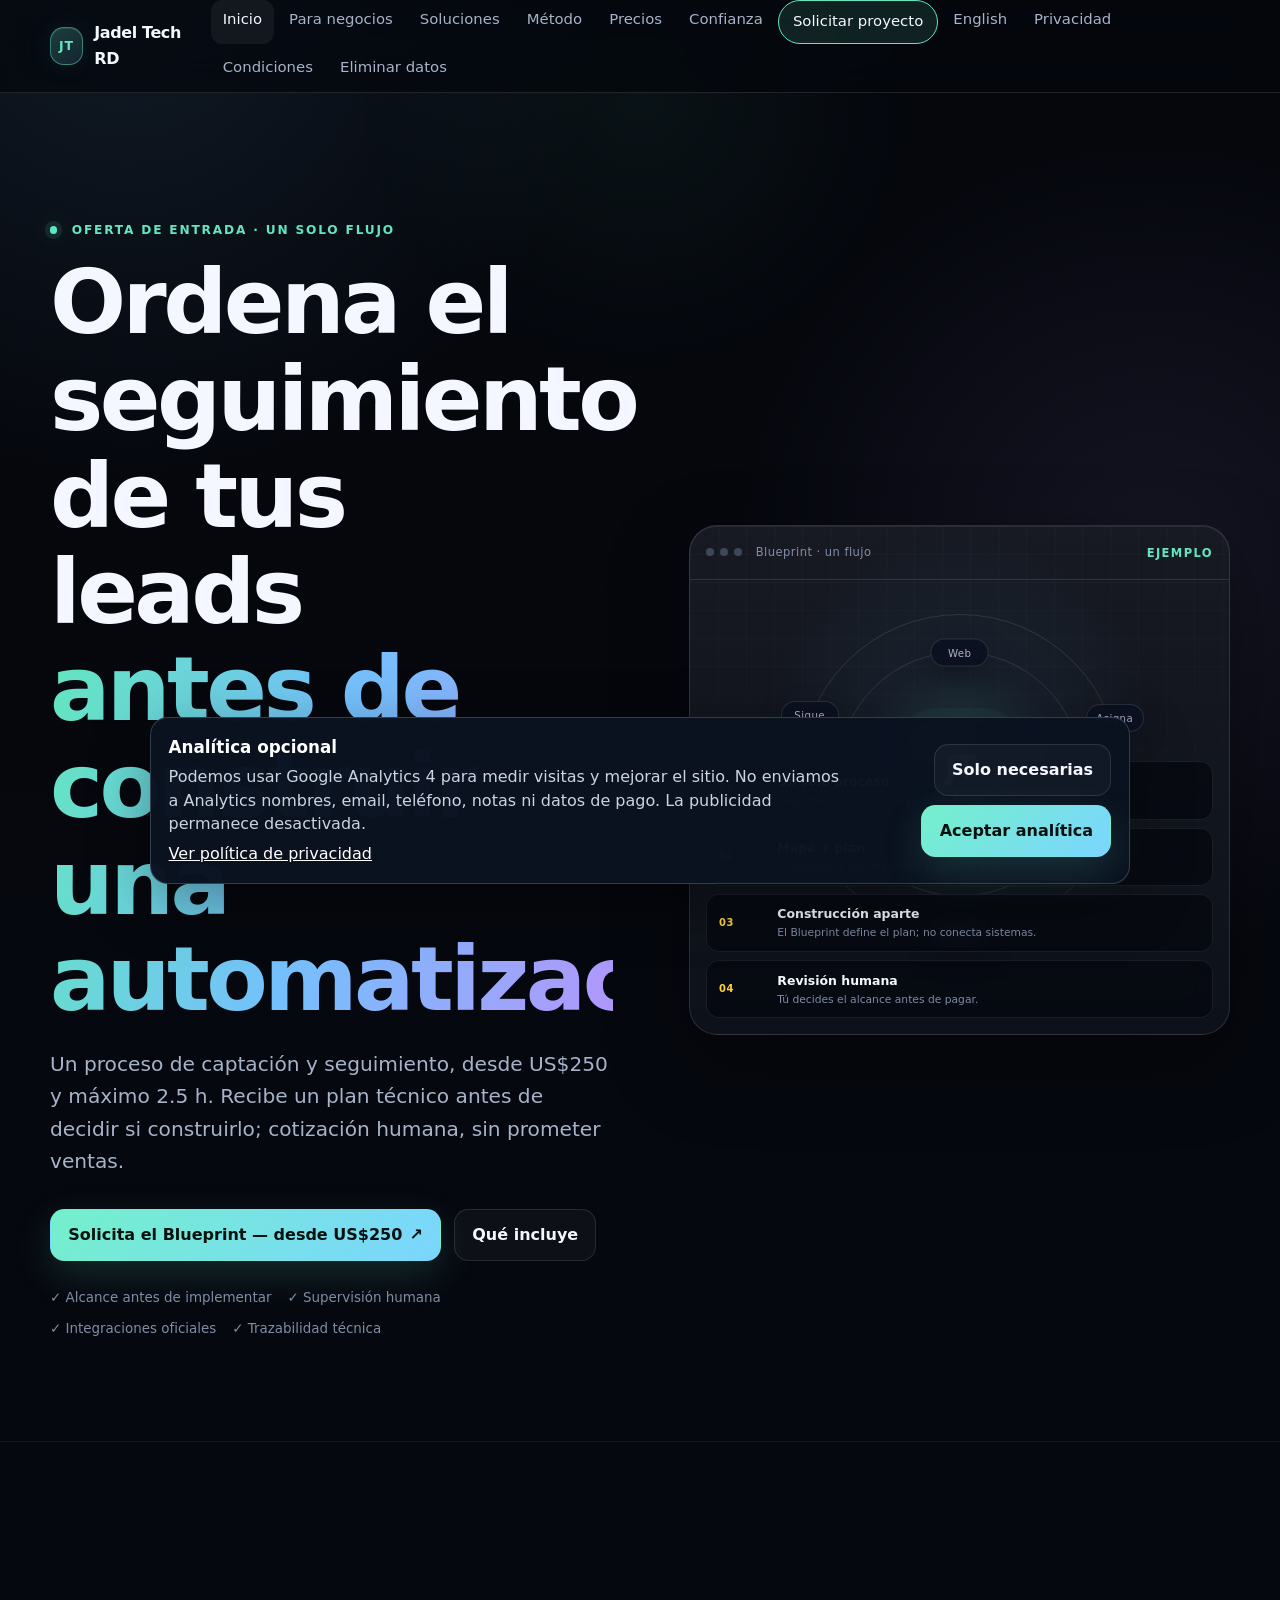
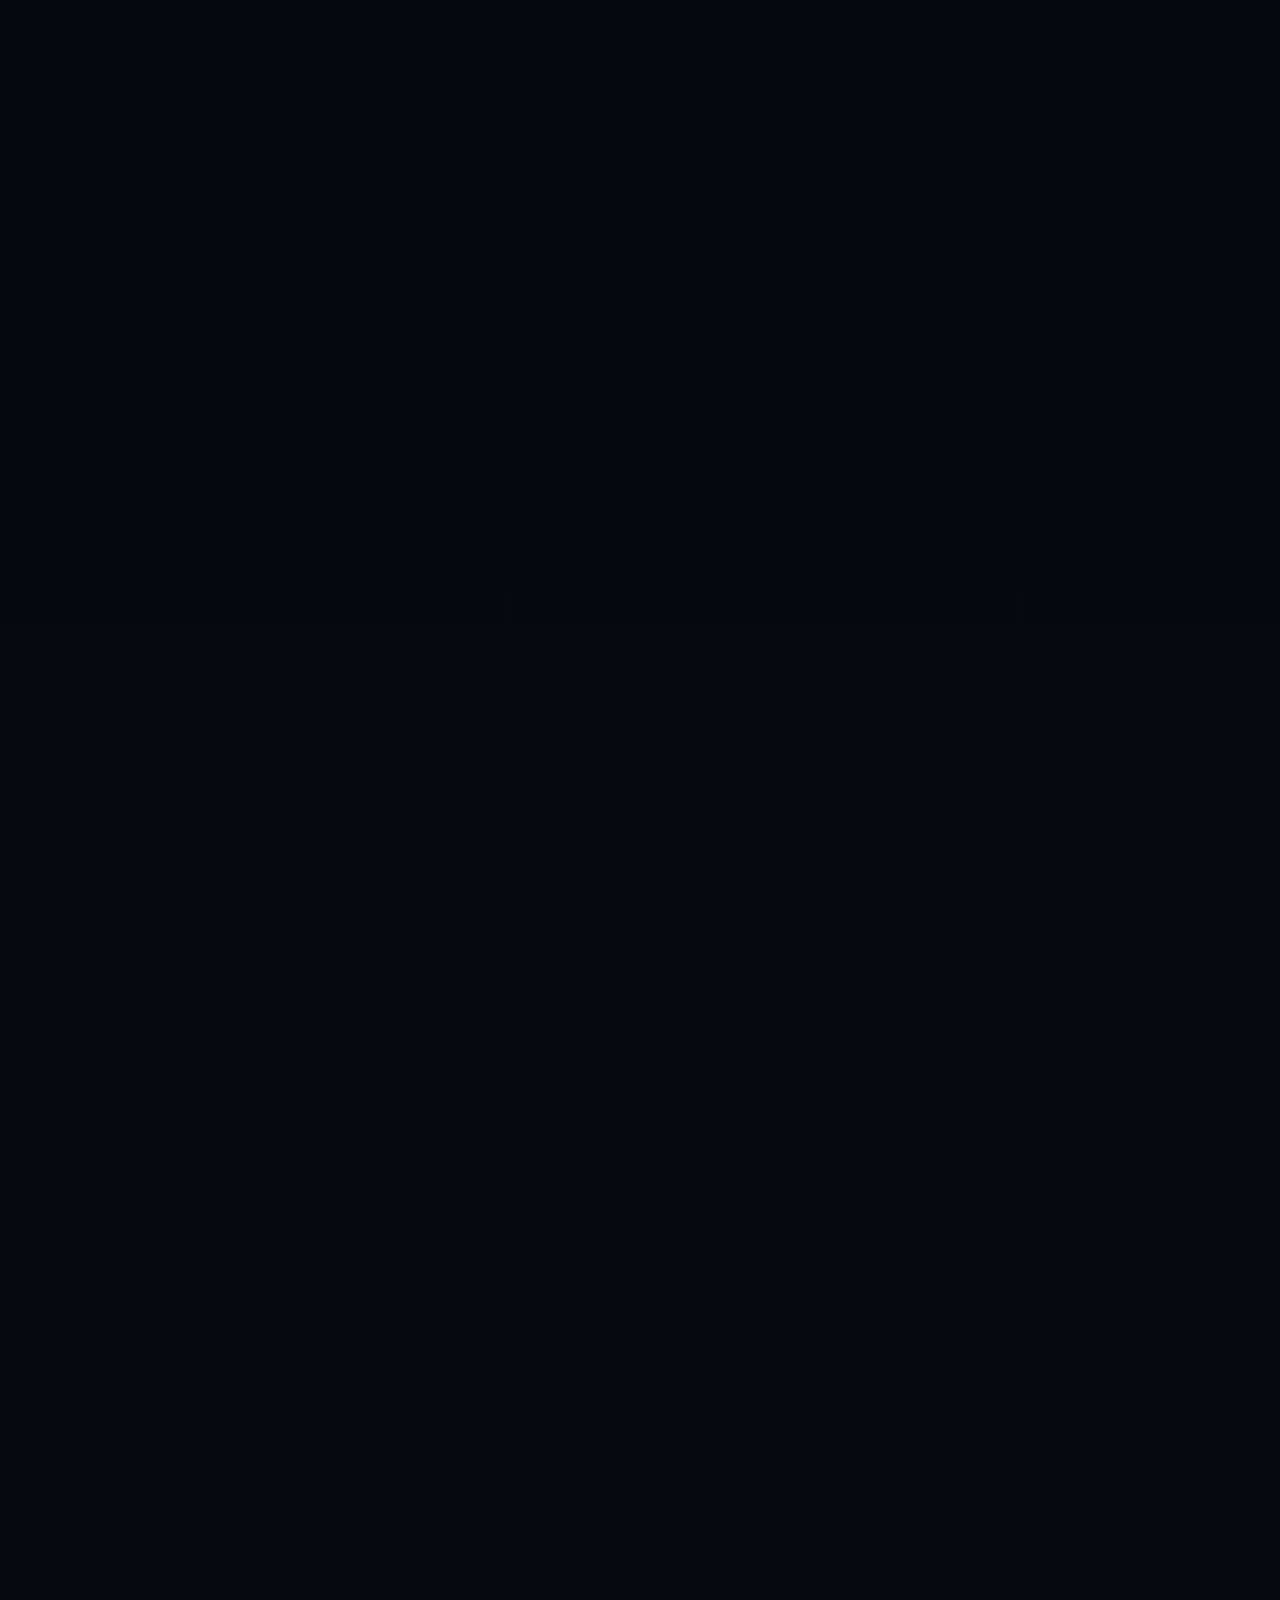
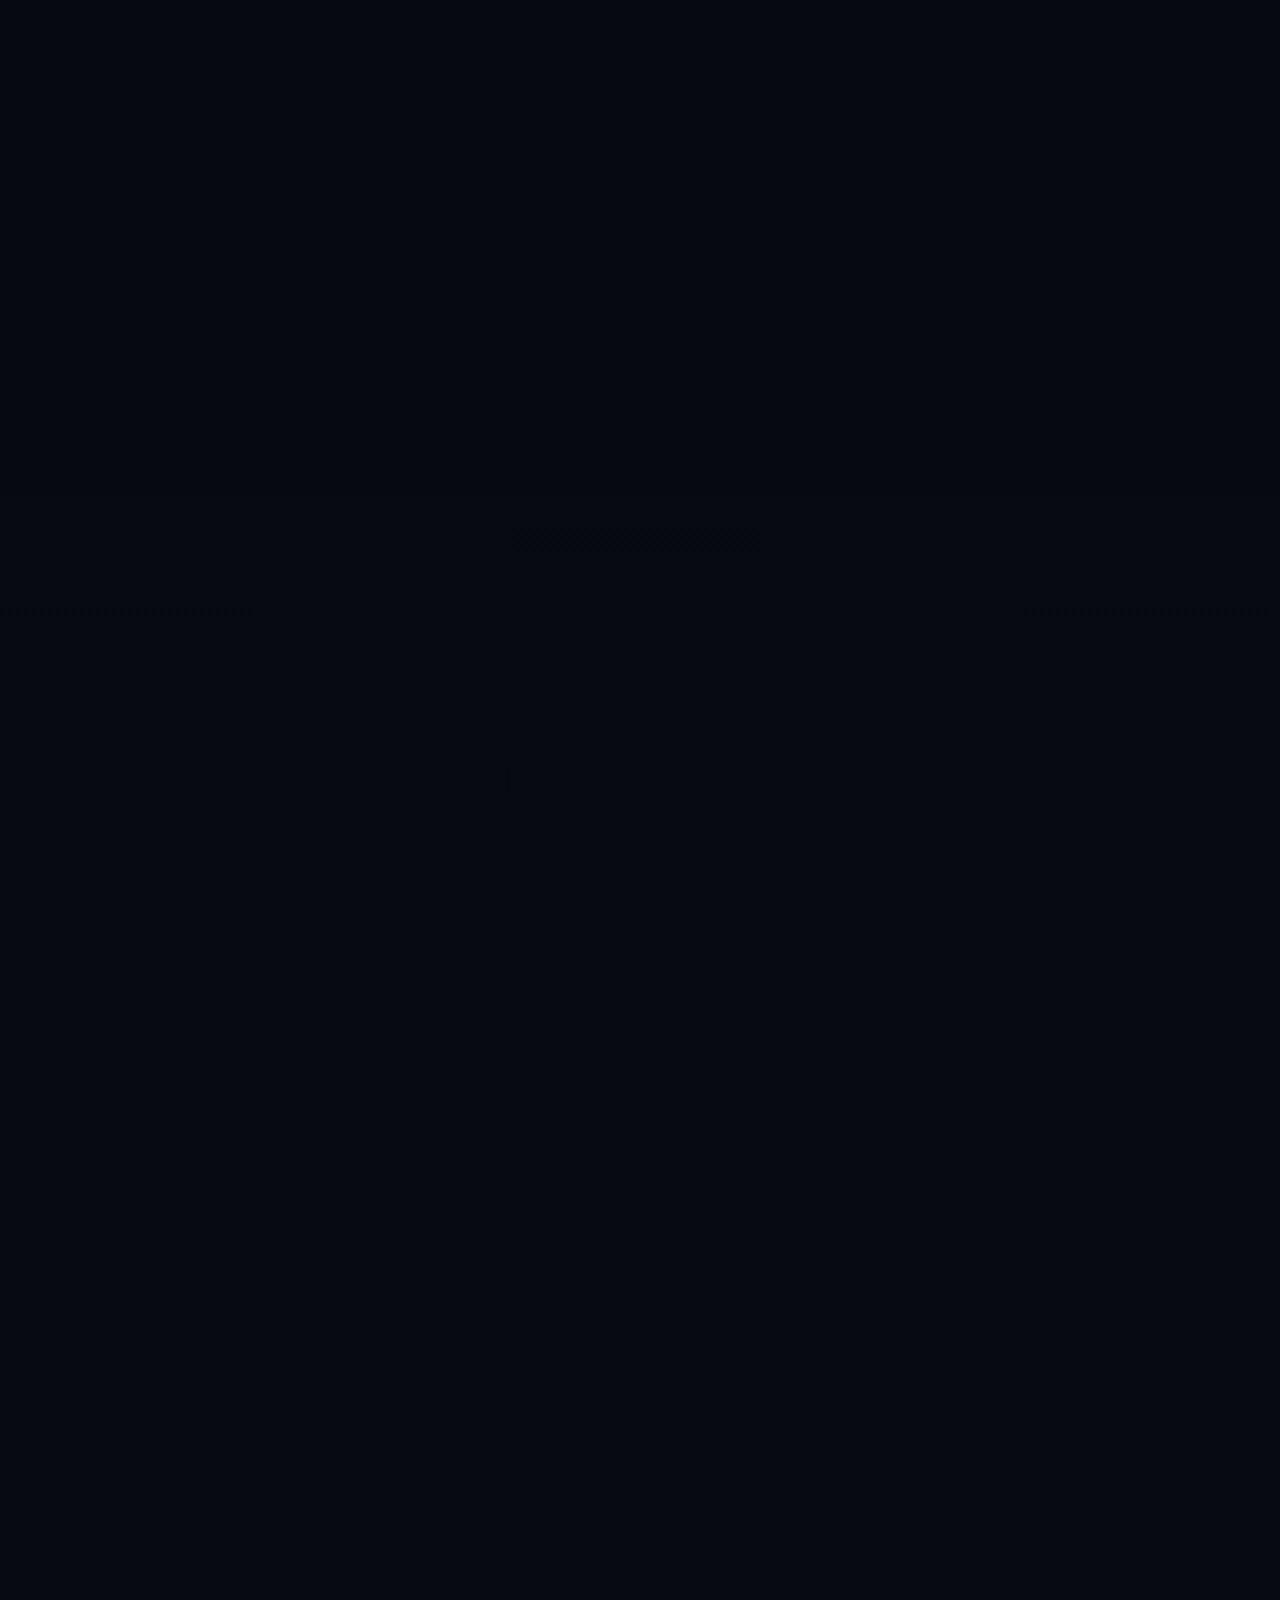
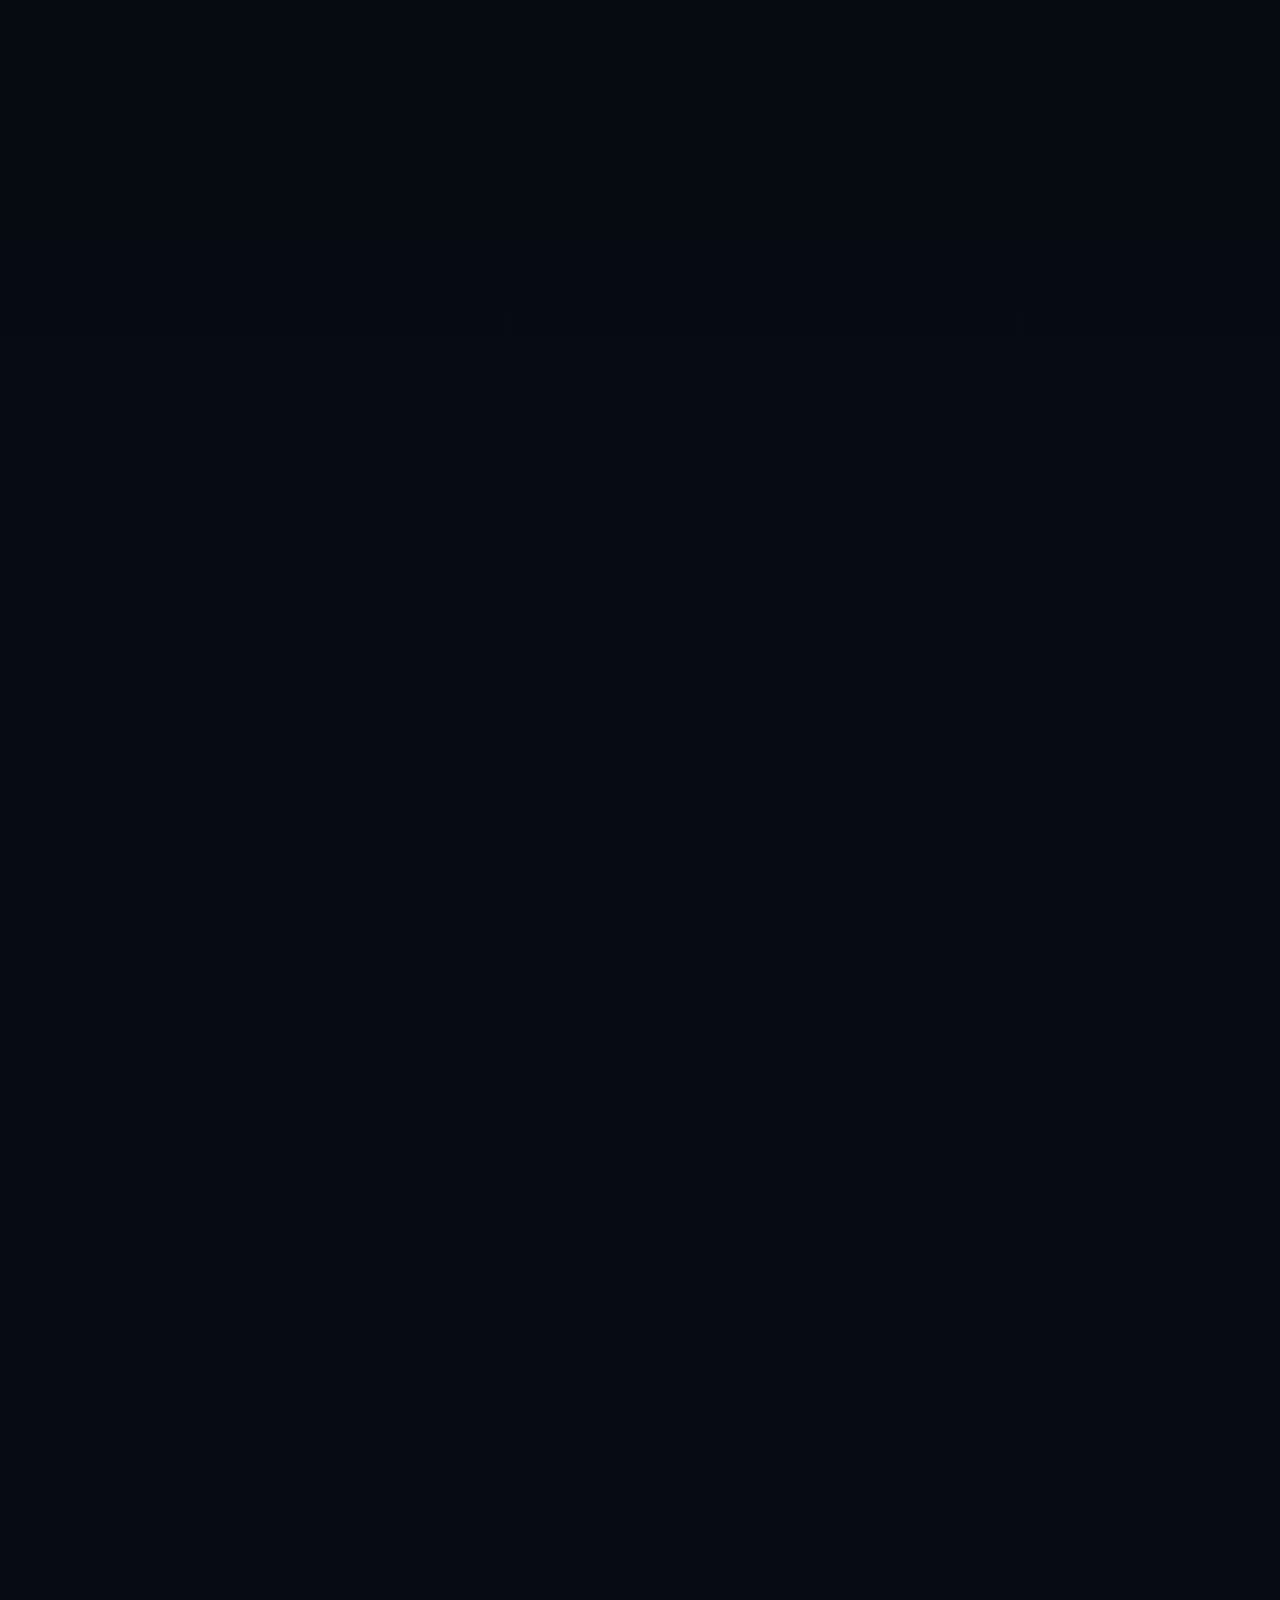
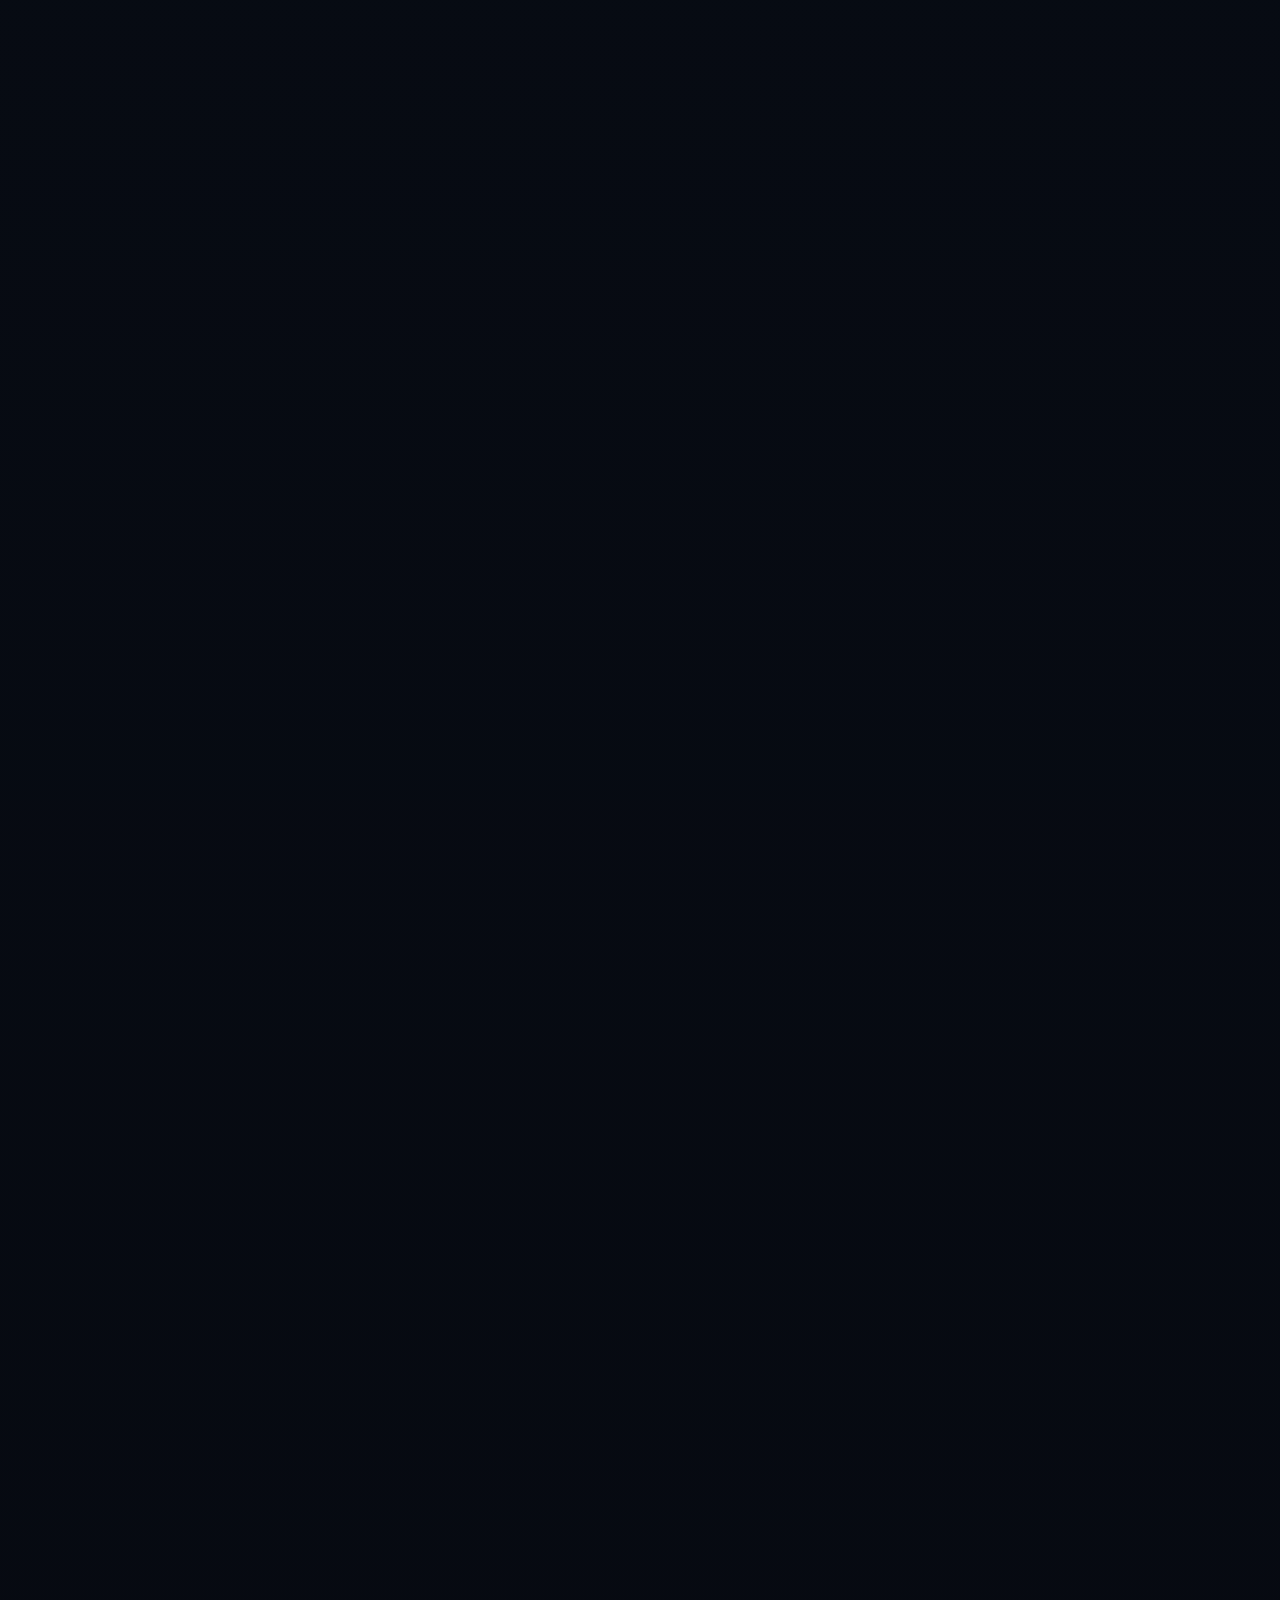
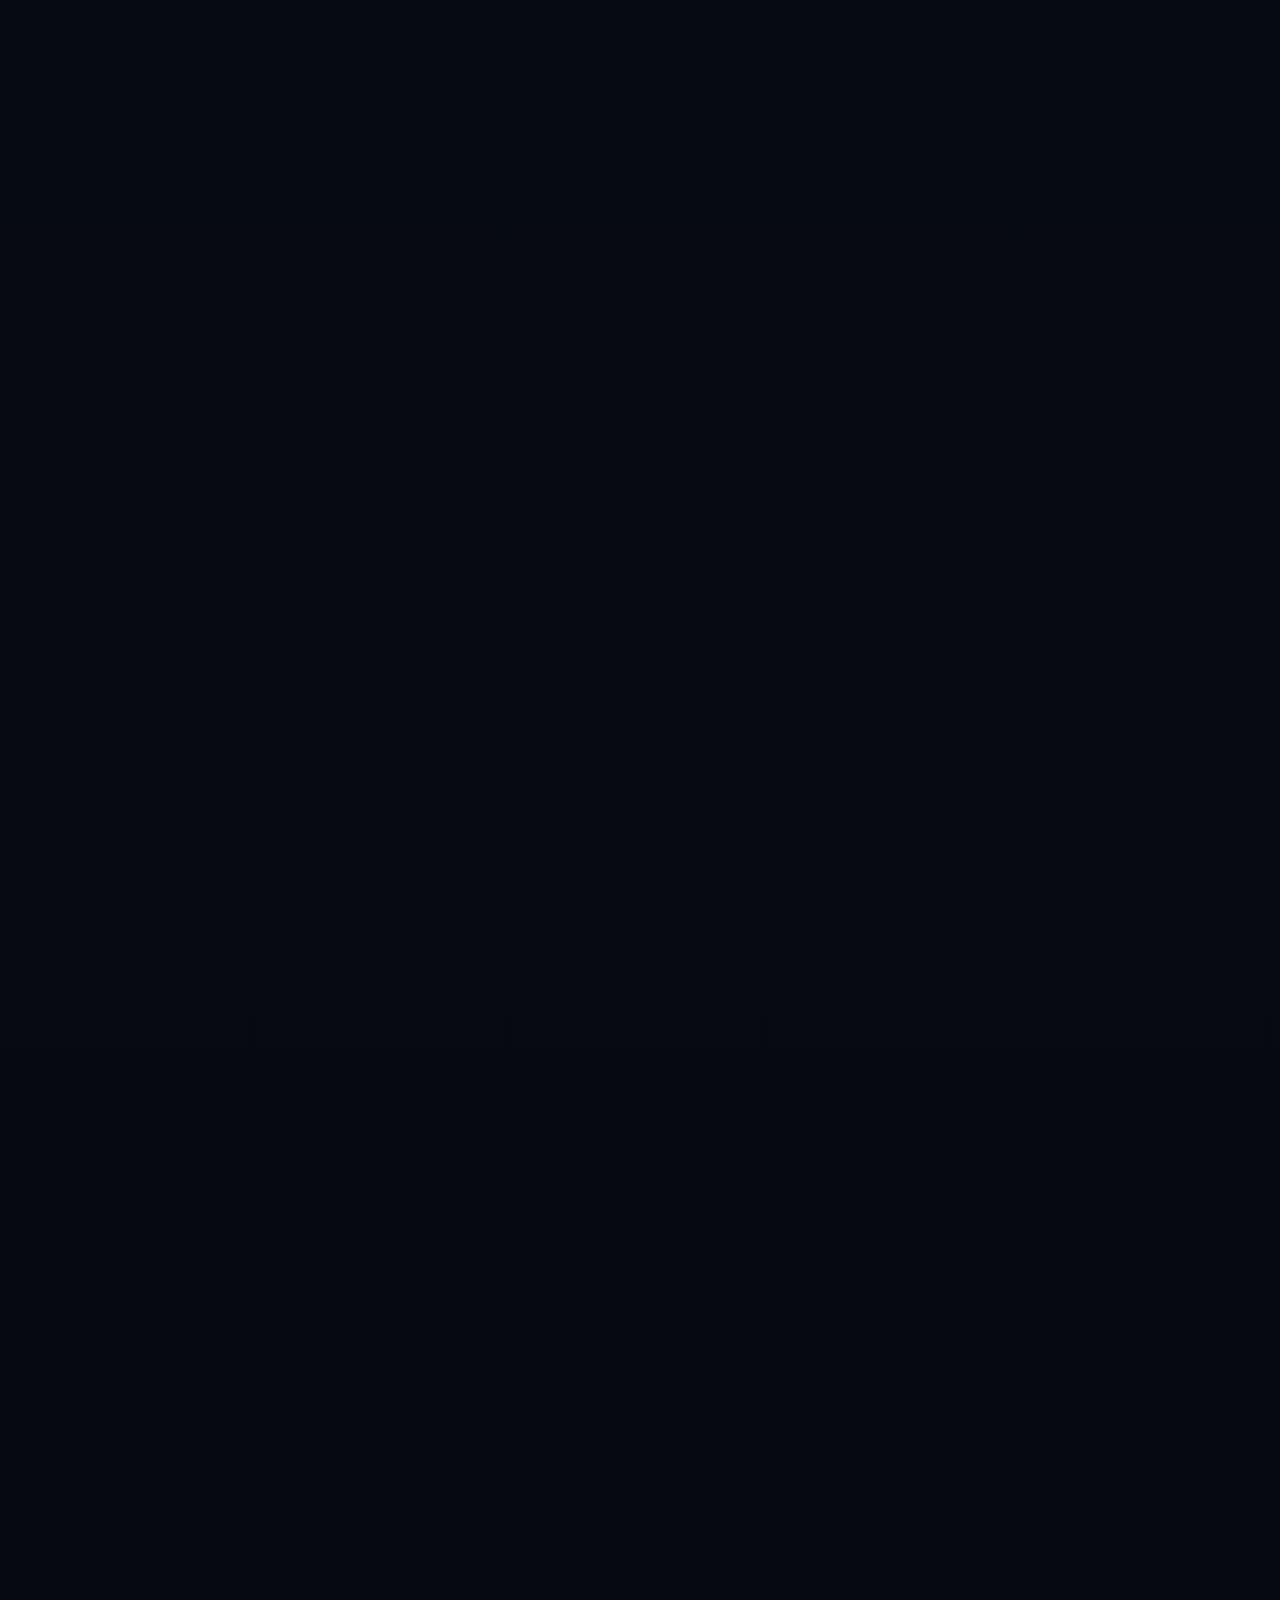
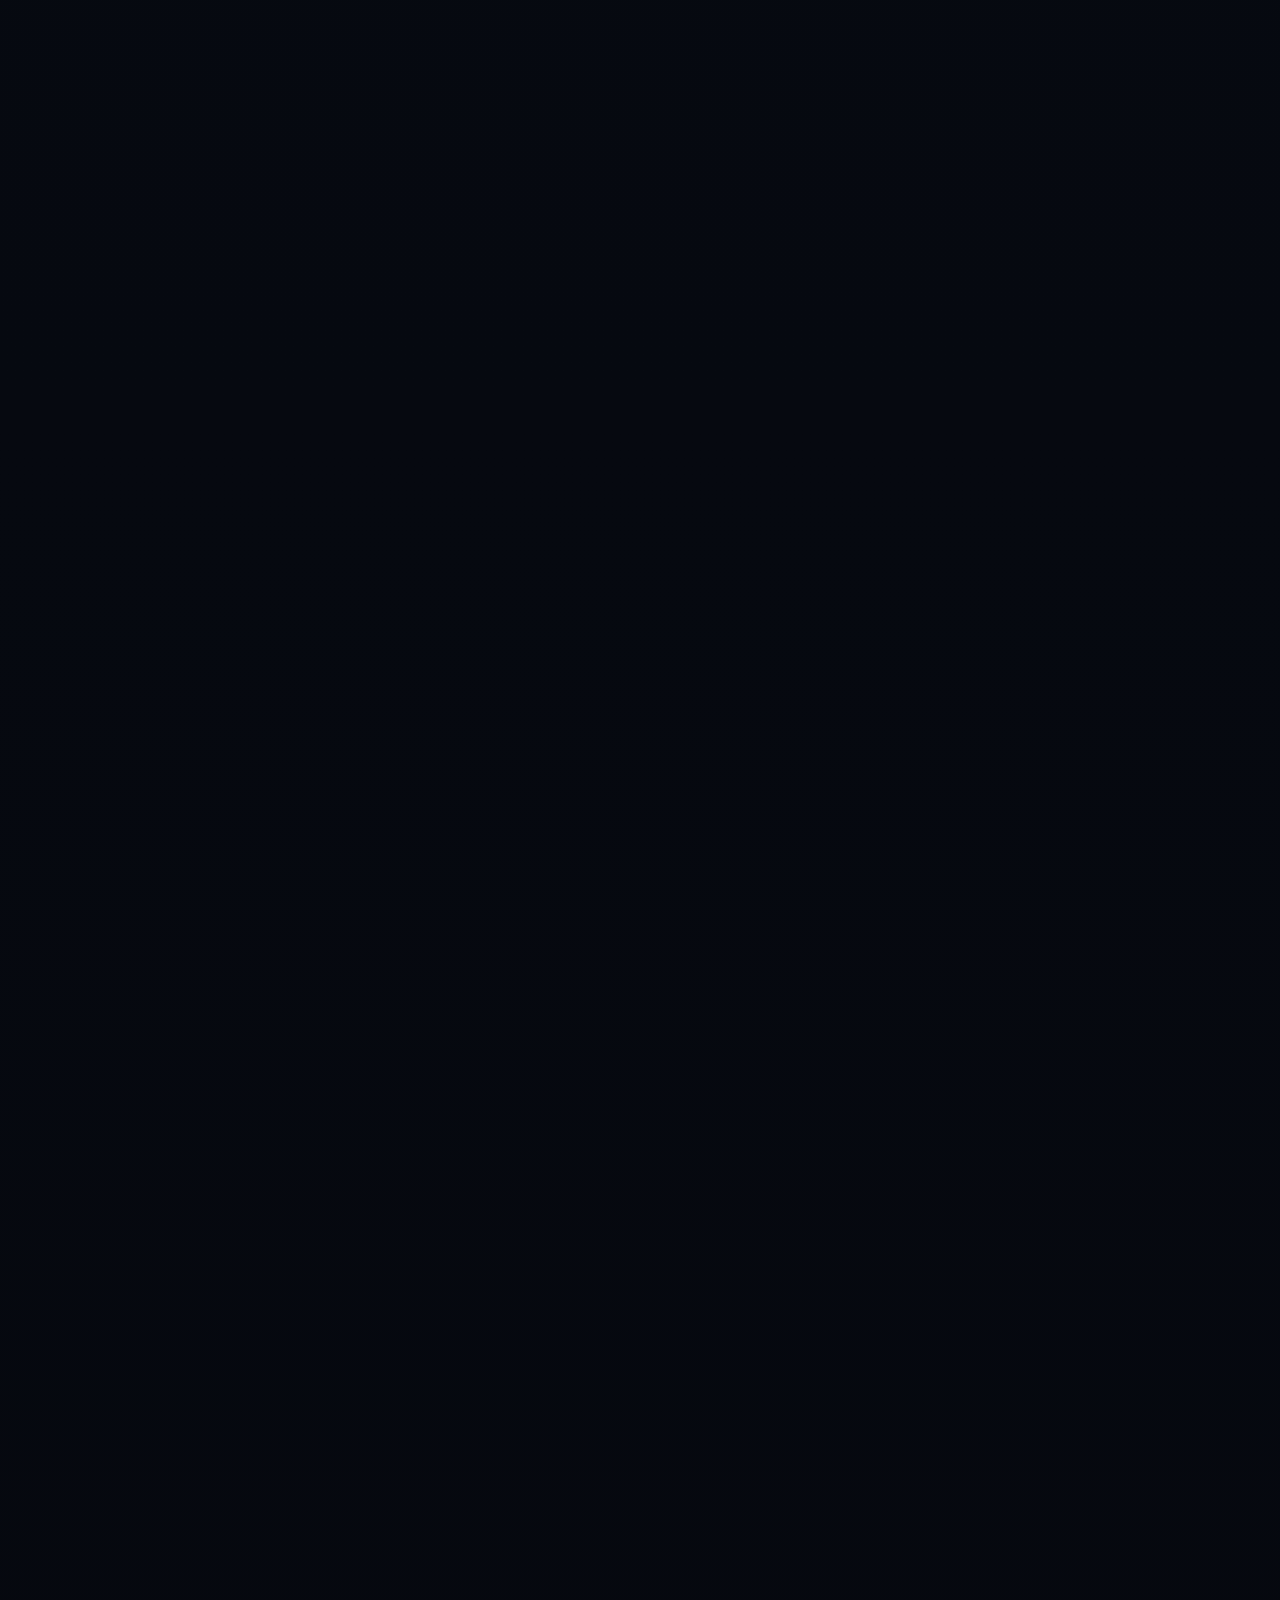
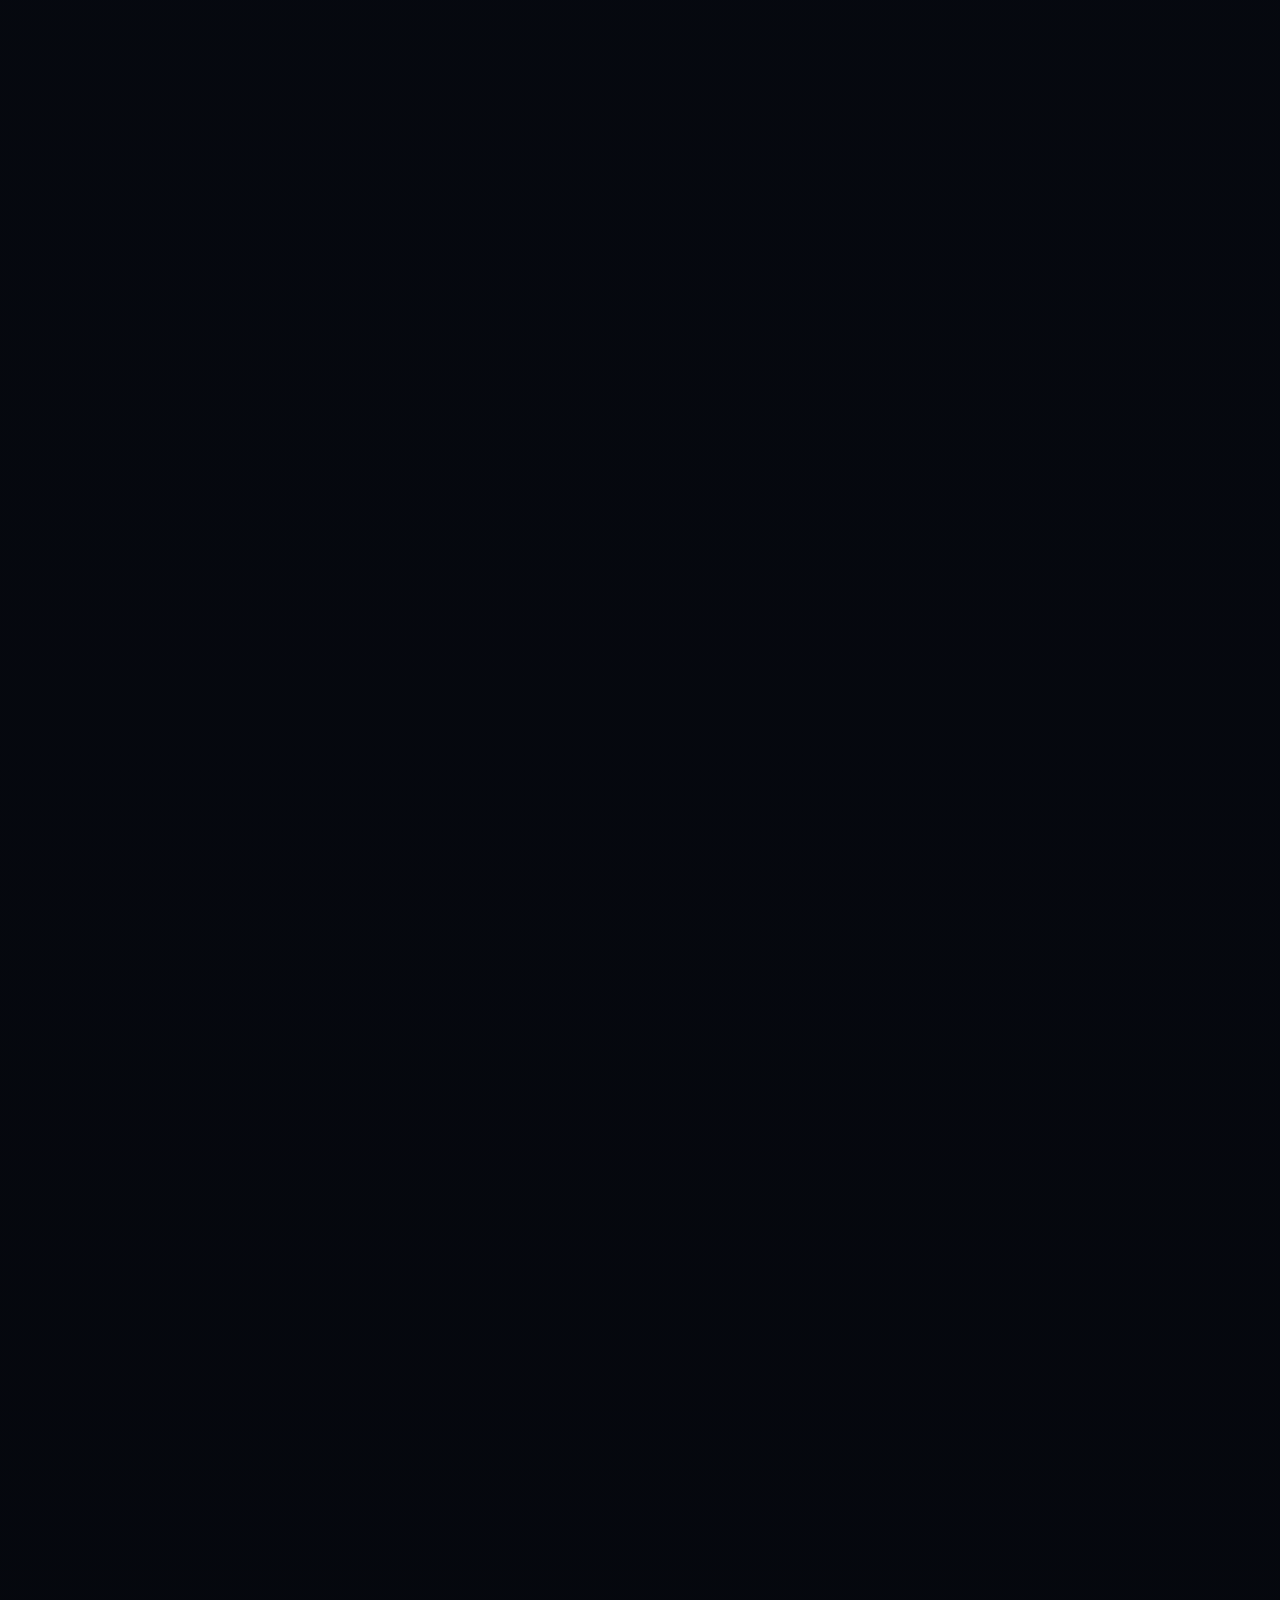
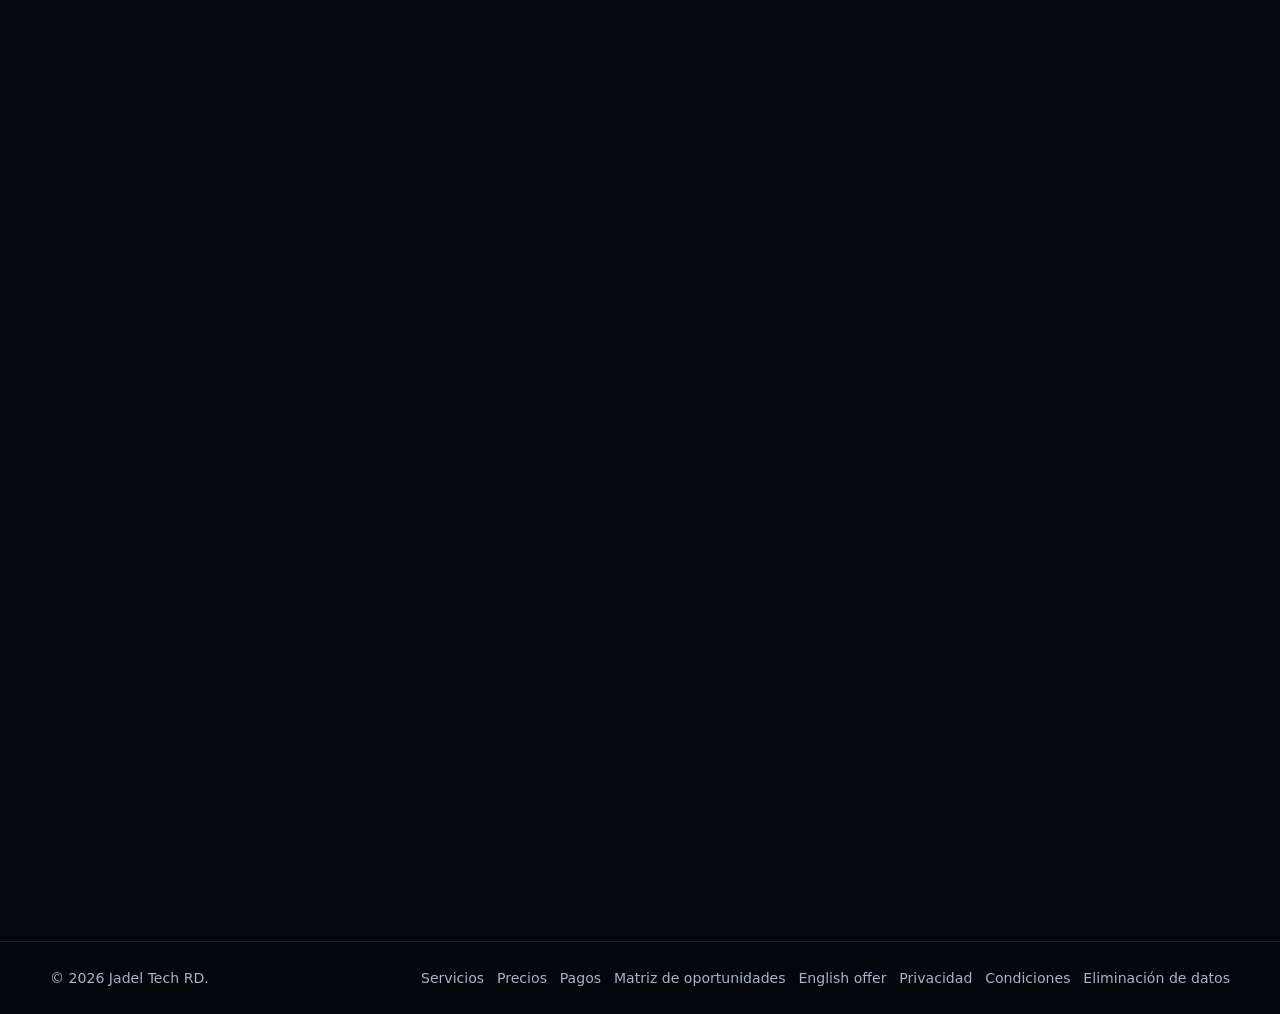
<file: index.html>
<!doctype html>
<html lang="es">
<head>
  <meta charset="utf-8">
  <meta name="viewport" content="width=device-width, initial-scale=1">
  <meta name="google-adsense-account" content="ca-pub-4830696678723029">
  <meta name="theme-color" content="#0b1220">
  <meta http-equiv="Content-Security-Policy" content="default-src 'none'; script-src 'self' https://*.googletagmanager.com; style-src 'self'; img-src 'self' data: https://*.google-analytics.com https://*.googletagmanager.com; font-src 'self'; connect-src 'self' https://*.googletagmanager.com https://*.google-analytics.com https://*.analytics.google.com https://*.google.com; manifest-src 'self'; media-src 'self'; object-src 'none'; base-uri 'none'; form-action 'self'; upgrade-insecure-requests">
  <meta name="referrer" content="strict-origin-when-cross-origin">
  <meta name="description" content="Plan técnico para automatizar un flujo de captación y seguimiento de clientes potenciales. Incluye mapa, arquitectura y backlog priorizado. Desde US$250.">
  <title>Blueprint de automatización de leads desde US$250 | Jadel Tech RD</title>
  <link rel="canonical" href="https://jadeltechrd.com/">
  <link rel="alternate" hreflang="es" href="https://jadeltechrd.com/">
  <meta property="og:type" content="website">
  <meta property="og:site_name" content="Jadel Tech RD">
  <meta property="og:title" content="Blueprint de automatización de leads desde US$250 | Jadel Tech RD">
  <meta property="og:description" content="Plan técnico para un flujo de captación y seguimiento de clientes potenciales. Cotización humana antes del pago.">
  <meta property="og:url" content="https://jadeltechrd.com/">
  <meta name="twitter:card" content="summary_large_image">
  <meta name="twitter:title" content="Blueprint de automatización de leads desde US$250 | Jadel Tech RD">
  <meta name="twitter:description" content="Plan técnico para un flujo de captación y seguimiento de clientes potenciales. Cotización humana antes del pago.">

  <link rel="stylesheet" href="/styles.css">
  <link rel="stylesheet" href="/analytics-consent.css">
</head>
<body data-offer-id="automation_blueprint" data-service-id="architecture">
  <a class="skip-link" href="#main">Saltar al contenido</a>

  <header class="site-header">
    <div class="shell header-inner">
      <a class="brand" href="/" aria-label="Jadel Tech RD - Inicio">
        <span class="brand-mark" aria-hidden="true">JT</span>
        <span>Jadel Tech RD</span>
      </a>
      <nav class="nav" aria-label="Navegación principal">
        <a href="/" data-nav="home">Inicio</a>
        <a href="/#servicios">Servicios</a>
        <a href="/guias.html">Guías gratuitas</a>
        <a href="/soluciones-negocios.html">Para negocios</a>
        <a href="/#precios">Precios</a>
        <a href="/#pagos">Pagos</a>
        <a href="/?view=privacy" data-nav="privacy">Privacidad</a>
        <a href="/en/" lang="en">English</a>
        <a href="/?view=terms" data-nav="terms">Condiciones</a>
        <a href="/?view=data-deletion" data-nav="data-deletion">Eliminar datos</a>
      </nav>
    </div>
  </header>

  <main id="main" class="shell">
    <section class="commercial-home static-commercial-fallback" data-view="home">
      <section class="hero-v2" id="inicio">
        <div class="hero-copy reveal">
          <div class="eyebrow"><span class="live-dot"></span> Oferta de entrada · un solo flujo</div>
          <h1>Ordena el seguimiento de tus leads <span>antes de construir una automatización.</span></h1>
          <p class="lead">
            Un proceso de captación y seguimiento, desde US$250 y máximo 2.5 h. Recibe un plan técnico antes de decidir si construirlo; cotización humana, sin prometer ventas.
          </p>
          <div class="actions">
            <a class="button primary" data-revenue-event="offer_cta_click" data-cta-id="homepage_blueprint_entry" href="/solicitar-proyecto.html?services=architecture&amp;offer_id=automation_blueprint&amp;service_id=architecture&amp;utm_content=homepage_blueprint_entry">Solicita el Blueprint — desde US$250 <span aria-hidden="true">↗</span></a>
            <a class="button secondary" href="#blueprint-alcance">Qué incluye</a>
          </div>
          <div class="hero-trust" aria-label="Principios de operación">
            <span>✓ Human-in-the-loop</span>
            <span>✓ Fail-closed</span>
            <span>✓ Integraciones oficiales</span>
            <span>✓ Evidencia auditable</span>
          </div>
        </div>

        <div class="agent-console reveal" aria-label="Ejemplo ilustrativo del alcance del Blueprint, no una automatización activa">
          <div class="console-bar">
            <span class="console-dot"></span><span class="console-dot"></span><span class="console-dot"></span>
            <span class="console-title">Blueprint · un flujo</span>
            <span class="console-state">EJEMPLO</span>
          </div>
          <div class="agent-core">
            <div class="core-orbit orbit-a"><span>Web</span><span>Email</span><span>Chat</span></div>
            <div class="core-orbit orbit-b"><span>Captura</span><span>Asigna</span><span>Sigue</span></div>
            <div class="core-node"><strong>JT</strong><small>UN FLUJO</small></div>
          </div>
          <div class="console-events" aria-live="polite">
            <div><span class="event-ok">01</span><b>Un solo proceso</b><small>Seguimiento de consultas, de entrada a respuesta.</small></div>
            <div><span class="event-ok">02</span><b>Mapa + plan</b><small>Arquitectura recomendada y backlog priorizado.</small></div>
            <div><span class="event-wait">03</span><b>Construcción aparte</b><small>El Blueprint define el plan; no conecta sistemas.</small></div>
            <div><span class="event-wait">04</span><b>Revisión humana</b><small>Tú decides el alcance antes de pagar.</small></div>
          </div>
        </div>
      </section>

      <section class="section-block conversion-path-section" id="blueprint-alcance" aria-labelledby="blueprint-alcance-title">
        <div class="section-heading reveal">
          <div><div class="eyebrow">Oferta de entrada · un solo flujo</div>
            <h2 id="blueprint-alcance-title">Evalúa el flujo y define un plan antes de construir.</h2>
          </div>
          <p>Para pequeñas empresas y consultoras que reciben consultas por web, WhatsApp o email y necesitan ordenar su seguimiento.</p>
        </div>
        <div class="conversion-path-grid reveal">
          <article class="conversion-path-card"><span>Alcance</span><strong>Hasta 45 min de descubrimiento</strong><p>Revisamos un proceso, sus herramientas y las restricciones que afectan su viabilidad.</p></article>
          <article class="conversion-path-card"><span>Entregables</span><strong>Mapa, arquitectura y backlog</strong><p>Incluye recomendaciones de integración, seguridad y revisión humana; una ronda de aclaraciones.</p></article>
          <article class="conversion-path-card"><span>Límite</span><strong>Desde US$250 · máximo 2.5 h</strong><p>Es un diagnóstico y plan. El desarrollo, las integraciones productivas y el ROI se cotizan aparte; no se garantizan resultados.</p></article>
          <article class="conversion-path-card"><span>Muestra y siguiente paso</span><strong>Revisa el formato antes de solicitar</strong><p><a href="/output/pdf/agentic-blueprint-illustrative-sample.pdf">Ejemplo ilustrativo, no un caso de cliente.</a> La compra real es: solicitud → cotización humana → checkout PayPal vinculado → inicio tras conciliar el pago.</p><p><a class="mini-action" href="/demo-seguimiento-leads.html">Explorar demo interactiva con datos sintéticos</a></p><a class="button primary" data-revenue-event="offer_cta_click" data-cta-id="homepage_blueprint_scope" href="/solicitar-proyecto.html?services=architecture&amp;offer_id=automation_blueprint&amp;service_id=architecture&amp;utm_content=homepage_blueprint_scope">Solicitar evaluación y cotización</a></article>
        </div>
      </section>

      <section class="signal-strip reveal" aria-label="Propuesta de valor">
        <div><strong>11+</strong><span>servicios agentic y de automatización</span></div>
        <div><strong>3</strong><span>niveles claros de madurez técnica</span></div>
        <div><strong>0</strong><span>promesas falsas de autonomía o rentabilidad</span></div>
        <div><strong>1</strong><span>arquitectura integrada de ingeniería y gobierno</span></div>
      </section>

      
      <section class="section-block conversion-path-section" aria-labelledby="business-solutions-title">
        <div class="section-heading reveal">
          <div><div class="eyebrow">Para emprendedores y pequeñas empresas</div>
          <h2 id="business-solutions-title">Tu negocio necesita clientes atendidos, no más complejidad.</h2></div>
          <p>Explora soluciones con alcance definido. Sin ventas garantizadas, integraciones no autorizadas ni cobros inmediatos.</p>
        </div>
        <div class="conversion-path-grid reveal">
          <a class="conversion-path-card" href="/soluciones-negocios.html#soluciones">
            <span>Web y consultas</span><strong>Presenta tu negocio y organiza solicitudes.</strong>
            <p>Diseño web a medida, recorrido de contacto y medición consensuada.</p>
            <small>Evaluación y cotización previas</small>
          </a>
          <a class="conversion-path-card" href="/soluciones-negocios.html#soluciones">
            <span>Automatización</span><strong>Revisa un proceso o flujo que falla.</strong>
            <p>Problemas acotados de integraciones, webhooks y automatizaciones.</p>
            <small>Precio según diagnóstico y alcance</small>
          </a>
          <a class="conversion-path-card" href="/whatsapp-ia-empresas-rd.html">
            <span>Atención supervisada</span><strong>Organiza las consultas y su seguimiento.</strong>
            <p>La API oficial depende de elegibilidad y acceso del cliente.</p>
            <small>Servicio sujeto a validación</small>
          </a>
        </div>
      </section>

      <section class="section-block conversion-path-section" aria-labelledby="conversion-path-title">
        <div class="section-heading reveal">
          <div>
            <div class="eyebrow">Rutas de implementación</div>
            <h2 id="conversion-path-title">Elige por resultado, no por tecnología.</h2>
          </div>

        </div>
        <div class="conversion-path-grid reveal">
          <a class="conversion-path-card" href="/solicitar-proyecto.html?services=support,analytics">
            <span>Operaciones</span>
            <strong>Responder clientes y tickets con trazabilidad.</strong>
            <p>Soporte, clasificación, dashboard y escalación humana.</p>
            <small>Soporte & Tickets + Dashboards</small>
          </a>
          <a class="conversion-path-card" href="/solicitar-proyecto.html?services=sales,revenue">
            <span>Crecimiento</span>
            <strong>Encontrar oportunidades sin prometer ingresos.</strong>
            <p>Research, scoring, brief comercial y ledger de evidencia.</p>
            <small>Sales + Revenue Intelligence</small>
          </a>
          <a class="conversion-path-card" href="/solicitar-proyecto.html?services=governance,multiagent">
            <span>Gobernanza</span>
            <strong>Llevar agentes a producción con controles.</strong>
            <p>Policies, approvals, observabilidad, SLOs y workflows durables.</p>
            <small>AI Governance + Multi-Agent</small>
          </a>
        </div>
      </section>

      <section class="section-block" id="servicios">
        <div class="section-heading reveal">
          <div>
            <div class="eyebrow">Servicios destacados</div>
            <h2>Una sola firma. Múltiples capacidades de IA aplicadas.</h2>
            <p>Los 11 servicios permiten solicitar una cotización. El checkout PayPal LIVE se genera para cotizaciones aceptadas en USD de hasta US$14,800. Las mensualidades se cobran solo tras la aprobación expresa de la suscripción en PayPal.</p>
          </div>

        </div>
        <div class="services-grid static-service-grid">
          <article class="service-card reveal"><div class="service-topline"><span class="service-icon">⌘</span><span class="status-badge status-available">Oferta de entrada</span></div><h3>AI Automation Blueprint</h3><p>Diseña un plan para automatizar un flujo repetitivo de captación y seguimiento de leads; prioriza impacto, coste, viabilidad y controles antes de construir.</p><ul class="service-deliverables"><li>Una reunión de hasta 45 min</li><li>Mapa breve del flujo</li><li>Arquitectura recomendada</li><li>Backlog priorizado · máximo 2.5 h</li></ul><div class="service-footer"><div><span class="price-caption">Desde</span><strong>US$250</strong></div><a class="mini-action service-quote" data-revenue-event="offer_cta_click" data-cta-id="service_quote_architecture" href="/solicitar-proyecto.html?services=architecture&amp;offer_id=automation_blueprint&amp;service_id=architecture&amp;utm_content=service_quote_architecture">Solicitar cotización</a></div></article>
          <article class="service-card reveal"><div class="service-topline"><span class="service-icon">◎</span><span class="status-badge status-available">Implementable</span></div><h3>Agente de Soporte & Tickets</h3><p>Chatbot y flujo de soporte con clasificación, base de conocimiento, escalación humana, trazabilidad y panel operativo.</p><ul class="service-deliverables"><li>Chat de soporte</li><li>Gestión de tickets</li><li>Escalación humana</li><li>Dashboard</li></ul><div class="service-footer"><div><span class="price-caption">Precio de lanzamiento</span><strong>US$900 + US$149/mes</strong></div><a class="mini-action service-quote" data-revenue-event="offer_cta_click" data-cta-id="service_quote_support" href="/solicitar-proyecto.html?services=support">Solicitar cotización</a></div></article>
          <article class="service-card reveal"><div class="service-topline"><span class="service-icon">↗</span><span class="status-badge status-pilot">Piloto supervisado</span></div><h3>Sales & Lead Intelligence</h3><p>Investigación de cuentas, calificación de oportunidades, preparación de outreach y seguimiento con aprobación antes de acciones externas.</p><ul class="service-deliverables"><li>Lead research</li><li>Scoring</li><li>Brief comercial</li><li>Aprobaciones</li></ul><div class="service-footer"><div><span class="price-caption">Precio de lanzamiento</span><strong>Desde US$1,500 + US$299/mes</strong></div><a class="mini-action service-quote" data-revenue-event="offer_cta_click" data-cta-id="service_quote_sales" href="/solicitar-proyecto.html?services=sales">Solicitar cotización</a></div></article>
          <article class="service-card reveal"><div class="service-topline"><span class="service-icon">◉</span><span class="status-badge status-pilot">Piloto supervisado</span></div><h3>Social Trend Intelligence</h3><p>Detección y ranking de tendencias con normalización de métricas, frescura, fit por plataforma, derechos y revisión de políticas.</p><ul class="service-deliverables"><li>Trend scoring</li><li>Creative brief</li><li>Rights review</li><li>Feedback loop</li></ul><div class="service-footer"><div><span class="price-caption">Precio de lanzamiento</span><strong>US$750 + US$199/mes</strong></div><a class="mini-action service-quote" data-revenue-event="offer_cta_click" data-cta-id="service_quote_social" href="/solicitar-proyecto.html?services=social">Solicitar cotización</a></div></article>
          <article class="service-card reveal"><div class="service-topline"><span class="service-icon">▶</span><span class="status-badge status-pilot">Publicación live bloqueada por gates</span></div><h3>CineForge · Video Premium</h3><p>Pipeline para reels y video social premium: planificación, QC, originalidad, aprobación humana y conectores de publicación multi-plataforma.</p><ul class="service-deliverables"><li>Creative direction</li><li>Video QC</li><li>Caption/thumbnail</li><li>Publisher connectors</li></ul><div class="service-footer"><div><span class="price-caption">Precio de lanzamiento</span><strong>Desde US$180/reel · packs desde US$899/mes</strong></div><a class="mini-action service-quote" data-revenue-event="offer_cta_click" data-cta-id="service_quote_cineforge" href="/solicitar-proyecto.html?services=cineforge">Solicitar cotización</a></div></article>
          <article class="service-card reveal"><div class="service-topline"><span class="service-icon">∞</span><span class="status-badge status-available">Servicio de ingeniería</span></div><h3>Meta/Facebook Integration & App Review</h3><p>Integración segura de Facebook Pages, OAuth, permisos, revisión de app, evidencias y páginas públicas de cumplimiento.</p><ul class="service-deliverables"><li>OAuth</li><li>Pages API</li><li>Review readiness</li><li>Compliance URLs</li></ul><div class="service-footer"><div><span class="price-caption">Precio de lanzamiento</span><strong>Desde US$850</strong></div><a class="mini-action service-quote" data-revenue-event="offer_cta_click" data-cta-id="service_quote_meta" href="/solicitar-proyecto.html?services=meta">Solicitar cotización</a></div></article>
          <article class="service-card reveal"><div class="service-topline"><span class="service-icon">▦</span><span class="status-badge status-available">Implementable</span></div><h3>Dashboards & Decision Intelligence</h3><p>Diseño de KPIs y dashboards ejecutivos u operativos con validación de fuentes, trazabilidad de métricas y alertas para convertir datos de negocio en decisiones accionables.</p><ul class="service-deliverables"><li>Definición de KPIs</li><li>Dashboard ejecutivo y operativo</li><li>Calidad y trazabilidad</li><li>Alertas y exportación</li></ul><div class="service-footer"><div><span class="price-caption">Precio de lanzamiento</span><strong>Desde US$650 + US$99/mes</strong></div><a class="mini-action service-quote" data-revenue-event="offer_cta_click" data-cta-id="service_quote_analytics" href="/solicitar-proyecto.html?services=analytics">Solicitar cotización</a></div></article>
          <article class="service-card reveal"><div class="service-topline"><span class="service-icon">$</span><span class="status-badge status-pilot">Piloto · sin promesas de ingresos</span></div><h3>Revenue Opportunity Intelligence</h3><p>Descubrimiento, evaluación y reconciliación de oportunidades legítimas con evidencia, costes atribuidos y autoridad financiera cerrada por defecto.</p><ul class="service-deliverables"><li>Opportunity scoring</li><li>Cost model</li><li>Evidence ledger</li><li>Approval gates</li></ul><div class="service-footer"><div><span class="price-caption">Precio de lanzamiento</span><strong>Desde US$1,800 + US$349/mes</strong></div><a class="mini-action service-quote" data-revenue-event="offer_cta_click" data-cta-id="service_quote_revenue" href="/solicitar-proyecto.html?services=revenue">Solicitar cotización</a></div></article>
          <article class="service-card reveal"><div class="service-topline"><span class="service-icon">∑</span><span class="status-badge status-research">Research-only · no live capital</span></div><h3>Quant Research & Trading Risk Systems</h3><p>Investigación cuantitativa, contratos de datos, backtesting, walk-forward, risk engine y arquitectura de ejecución supervisada.</p><ul class="service-deliverables"><li>Research pipeline</li><li>Backtest design</li><li>Risk controls</li><li>Production gates</li></ul><div class="service-footer"><div><span class="price-caption">Precio de lanzamiento</span><strong>Proyectos desde US$2,000</strong></div><a class="mini-action service-quote" data-revenue-event="offer_cta_click" data-cta-id="service_quote_quant" href="/solicitar-proyecto.html?services=quant">Solicitar cotización</a></div></article>
          <article class="service-card reveal"><div class="service-topline"><span class="service-icon">◇</span><span class="status-badge status-available">Servicio de ingeniería</span></div><h3>AI Governance & Production Readiness</h3><p>Políticas fail-closed, secretos, supply chain, observabilidad, evaluaciones adversariales, SLOs y evidencia de readiness.</p><ul class="service-deliverables"><li>Threat model</li><li>Policy gates</li><li>CI/CD controls</li><li>Readiness report</li></ul><div class="service-footer"><div><span class="price-caption">Precio de lanzamiento</span><strong>Desde US$2,500 + US$299/mes</strong></div><a class="mini-action service-quote" data-revenue-event="offer_cta_click" data-cta-id="service_quote_governance" href="/solicitar-proyecto.html?services=governance">Solicitar cotización</a></div></article>
          <article class="service-card reveal"><div class="service-topline"><span class="service-icon">✦</span><span class="status-badge status-pilot">Proyecto a medida</span></div><h3>Multi-Agent Orchestration</h3><p>Sistemas coordinados con agentes especializados, routing, colas, APIs, memoria, approvals, retries, idempotencia y observabilidad.</p><ul class="service-deliverables"><li>Agent registry</li><li>Routing</li><li>Durable workflows</li><li>Observability</li></ul><div class="service-footer"><div><span class="price-caption">Precio de lanzamiento</span><strong>Desde US$4,500 + US$790/mes</strong></div><a class="mini-action service-quote" data-revenue-event="offer_cta_click" data-cta-id="service_quote_multiagent" href="/solicitar-proyecto.html?services=multiagent">Solicitar cotización</a></div></article>
        </div>
      </section>

      <section class="section-block pricing-section" id="precios">
        <div class="section-heading reveal">
          <div><div class="eyebrow">Paquetes</div><h2>Empieza pequeño. Escala cuando la evidencia lo justifique.</h2></div>
          <p>Los precios son referencias de lanzamiento. Integraciones, volumen, proveedores externos, seguridad y cumplimiento pueden modificar el alcance final.</p>
        </div>
        <div class="pricing-grid">
          <article class="pricing-card reveal"><span class="plan-label">Discover</span><h3>Agentic Blueprint</h3><div class="plan-price"><strong>US$250</strong><span>desde</span></div><p>Un proceso priorizado por impacto, coste, viabilidad y controles; sin prometer ROI.</p><ul><li>Mapa breve del flujo</li><li>Arquitectura recomendada</li><li>Backlog priorizado</li><li>Hasta 2.5 horas de trabajo</li></ul><a class="button primary full" data-revenue-event="offer_cta_click" data-cta-id="homepage_blueprint_pricing" href="/solicitar-proyecto.html?services=architecture&amp;offer_id=automation_blueprint&amp;service_id=architecture&amp;utm_content=homepage_blueprint_pricing">Solicitar alcance</a><a class="mini-action" href="/ai-automation-blueprint.html">Ver detalles ES / EN</a></article>
          <article class="pricing-card featured reveal"><div class="popular-pill">Más adaptable</div><span class="plan-label">Build</span><h3>Business Agent</h3><div class="plan-price"><strong>US$1.5k</strong><span>setup desde</span></div><p>Un agente integrado a un flujo real con supervisión.</p></article>
          <article class="pricing-card reveal"><span class="plan-label">Scale</span><h3>Agentic System</h3><div class="plan-price"><strong>US$4.5k</strong><span>setup desde</span></div><p>Orquestación multi-agente y workflows durables.</p></article>
          <article class="pricing-card reveal"><span class="plan-label">Enterprise</span><h3>Managed Agent Platform</h3><div class="plan-price"><strong>Custom</strong><span>desde US$10k</span></div><p>Arquitectura, seguridad, integraciones y operación gestionada.</p></article>
        </div>
      </section>

      <section class="section-block payment-section" id="pagos">
        <div class="payment-panel reveal">
          <div>
            <div class="eyebrow">Pagos</div>
            <h2>Pago PayPal vinculado a una cotización aprobada.</h2>
            <p>
              Primero envía tu solicitud. Confirmamos alcance, moneda y entregables; después generamos un checkout PayPal vinculado a tu cotización aprobada. El flujo LIVE admite importes iniciales en USD de hasta US$14,800. Las mensualidades requieren una autorización separada del comprador. Solo se marca PAID después de validar la firma del evento y conciliar la captura con la orden, la cotización, el importe y la divisa.
            </p>
          </div>
          <div class="payment-actions">
            <a class="button primary full" href="/solicitar-proyecto.html">Solicitar cotización</a>
            <a class="button secondary full" href="mailto:darklife_jadel@hotmail.com?subject=Solicitud%20Jadel%20Tech%20RD">Contactar</a>
            <span>No envíes fondos a un enlace genérico: utiliza únicamente el checkout emitido para tu cotización aprobada.</span>
          </div>
        </div>
        <div class="nexus-payment-protocol reveal" aria-label="Protocolo operativo Nexus">
          <div><span>AUTO</span><strong>Selección y brief</strong><small>el configurador prepara alcance y servicios.</small></div>
          <div><span>HITL</span><strong>Cotización aprobada</strong><small>alcance, importe y entregables se aceptan antes del checkout.</small></div>
          <div><span>PAY</span><strong>Checkout PayPal</strong><small>cada orden queda vinculada a quote_id y payment_order_id verificables.</small></div>
          <div><span>OPS</span><strong>nexus_ai_automation_v0.3.0</strong><small>webhook PayPal LIVE configurado; la prueba de firma inválida fue rechazada. La primera conciliación positiva con una captura real sigue pendiente. No se marca PAID sin coincidencia exacta.</small></div>
        </div>
      </section>

      <section class="section-block revenue-infra-section" id="infraestructura-comercial">
        <div class="section-heading reveal">
          <div>
            <div class="eyebrow">Infraestructura comercial</div>
            <h2>Intake activo; primer pago LIVE conciliado pendiente de validación.</h2>
          </div>
          <p>El sitio recibe solicitudes. El checkout PayPal LIVE admite cotizaciones aceptadas en USD de hasta US$14,800; los cobros mensuales requieren consentimiento en PayPal. La captura y reconciliación están configuradas y los eventos con firma inválida se rechazan. Aún falta validar una primera captura real con evento firmado y coincidencia en el ledger; hasta entonces no se confirma PAID ni se inicia la entrega.</p>
        </div>
        <div class="revenue-infra-grid reveal" aria-label="Capas de infraestructura para ingresos">
          <article><span>01</span><strong>Checkout alojado</strong><p>El checkout inicial LIVE se limita a cotizaciones aceptadas en USD de hasta US$14,800. Las cuotas mensuales usan una suscripción separada que el cliente debe aprobar en PayPal. La captura ocurre después de la aprobación; la entrega espera la conciliación exacta.</p><small>Tope inicial USD 14,800; primera conciliación positiva pendiente</small></article>
          <article><span>02</span><strong>Intake verificable</strong><p>Formulario con Turnstile, límites, idempotencia y workflow durable antes de crear compromisos.</p><small>Activo con gates fail-closed</small></article>
          <article><span>03</span><strong>Ledger de pagos</strong><p>Webhook LIVE configurado. El ledger concilia automáticamente solo una captura completada cuya orden, cotización, importe y divisa coinciden; falta validar la primera operación real.</p><small>Primera conciliación LIVE pendiente</small></article>
          <article><span>04</span><strong>Operación de agentes</strong><p>Nexus coordina briefs, scoring, tareas y reportes; no ejecuta pagos salientes, contratos, publicaciones ni trading real.</p><small>Supervisado</small></article>
        </div>
        <div class="revenue-state-strip reveal">
          <div><span>ACTIVO</span><strong>Catálogo + intake + checkout PayPal LIVE hasta US$14,800</strong></div>
          <div><span>PRÓXIMO</span><strong>Primera captura LIVE conciliada y validación de entrega</strong></div>
          <div><span>GATE</span><strong>Sin evento firmado y coincidencia exacta en ledger, no se marca PAID ni se entrega</strong></div>
        </div>
      </section>

      <section class="final-cta reveal">
        <div><div class="eyebrow">Jadel Tech RD</div><h2>De una idea de IA a un sistema que tu negocio pueda controlar.</h2><p>Explora servicios, configura el alcance y conserva siempre visibilidad sobre permisos, costes y decisiones críticas.</p></div>
        <div class="actions"><a class="button primary" href="#servicios">Explorar capacidades</a><a class="button secondary" href="/?view=privacy">Privacidad y datos</a></div>
      </section>
    </section>

    <article class="legal" data-view="privacy" hidden>
      <div class="legal-heading">
        <div class="eyebrow">Documento público</div>
        <h1>Política de Privacidad</h1>
        <p class="muted">Última actualización: 20 de septiembre de 2026.</p>
      </div>

      <p>
        Esta Política de Privacidad describe cómo Jadel Tech RD ("Jadel Tech RD", "nosotros" o
        "nuestro") puede recopilar, utilizar, conservar y proteger información cuando una persona
        utiliza una aplicación, servicio o integración que remite a este sitio.
      </p>

      <h2>1. Alcance</h2>
      <p>
        Esta política aplica a los servicios digitales de Jadel Tech RD que enlacen expresamente a
        esta página. Los servicios de terceros, incluidas redes sociales, proveedores de identidad,
        servicios de nube y otras plataformas externas, se rigen además por sus propias políticas.
      </p>

      <h2>2. Información que podemos tratar</h2>
      <p>Dependiendo de las funciones que el usuario decida utilizar, podemos tratar:</p>
      <ul>
        <li>Datos de cuenta y perfil que el usuario proporcione directamente.</li>
        <li>Identificadores técnicos necesarios para autenticar sesiones y operar integraciones.</li>
        <li>Información que una plataforma externa permita compartir tras una autorización expresa del usuario.</li>
        <li>Datos operativos y de diagnóstico, como registros de errores, actividad de seguridad y métricas técnicas.</li>
        <li>Contenido que el propio usuario envíe a la aplicación para procesar una función solicitada.</li>
        <li>Datos mínimos de pago o comprobantes enviados por el usuario; esta página no recopila ni almacena números completos de tarjeta.</li>
      </ul>
      <p>
        Procuramos limitar la recopilación al mínimo necesario para proporcionar la funcionalidad
        solicitada y cumplir obligaciones de seguridad, prevención de abuso y operación del servicio.
      </p>

      <h2>3. Cómo utilizamos la información</h2>
      <p>La información puede utilizarse para:</p>
      <ul>
        <li>Proporcionar, mantener y mejorar las funciones de la aplicación.</li>
        <li>Autenticar usuarios y mantener la seguridad de las sesiones.</li>
        <li>Ejecutar acciones o integraciones que el usuario solicite y autorice.</li>
        <li>Detectar fraude, abuso, fallos técnicos, incidentes de seguridad y uso no autorizado.</li>
        <li>Cumplir obligaciones legales, regulatorias o contractuales aplicables.</li>
        <li>Atender solicitudes de soporte, privacidad, corrección o eliminación de datos.</li>
      </ul>

      <h2 id="analytics">4. Analítica opcional</h2>
      <p>
        Jadel Tech RD puede utilizar Google Analytics 4 para medir visitas, navegación y rendimiento del sitio
        únicamente cuando el visitante acepta la analítica. La configuración mantiene desactivado el
        almacenamiento y uso publicitario. No enviamos a Analytics nombres, correos electrónicos, teléfonos,
        notas del formulario, texto libre de empresa, identificadores de pago, tokens ni secretos.
      </p>
      <p>
        La preferencia puede modificarse posteriormente mediante el control “Preferencias de analítica”.
        Rechazar la analítica no impide utilizar las funciones esenciales del sitio.
      </p>

      <h2>5. Integraciones con plataformas de terceros</h2>
      <p>
        Cuando una función requiera conectarse con una plataforma externa, la aplicación utilizará
        únicamente los permisos que hayan sido concedidos y necesarios para la función solicitada.
        La autorización otorgada a una plataforma puede revocarse desde los controles que esa
        plataforma ponga a disposición del usuario.
      </p>

      <h2>6. Compartición de información</h2>
      <p>
        No vendemos datos personales. Podemos compartir información con proveedores que nos ayudan
        a operar infraestructura, seguridad, alojamiento, almacenamiento, análisis técnico o soporte,
        únicamente cuando sea necesario para prestar el servicio y sujeto a controles apropiados.
        También podremos divulgar información cuando exista una obligación legal válida o sea
        necesario para proteger derechos, seguridad o integridad del servicio.
      </p>

      <h2>7. Conservación</h2>
      <p>
        Conservamos los datos solo durante el tiempo razonablemente necesario para prestar el
        servicio, mantener registros de seguridad, cumplir obligaciones aplicables y resolver
        disputas. Los periodos concretos pueden variar según el tipo de dato y la función utilizada.
      </p>

      <h2>8. Seguridad</h2>
      <p>
        Aplicamos medidas administrativas, técnicas y organizativas razonables para reducir riesgos
        de acceso no autorizado, pérdida, alteración o divulgación. Ningún sistema conectado a
        Internet puede garantizar seguridad absoluta, por lo que revisamos y mejoramos los controles
        conforme evolucionan los riesgos.
      </p>

      <h2>9. Derechos y solicitudes de privacidad</h2>
      <p>
        Dependiendo de la jurisdicción, una persona puede tener derechos de acceso, corrección,
        oposición, limitación, portabilidad o eliminación de determinados datos personales. Para
        ejercer una solicitud, debe utilizar el canal de soporte o contacto indicado dentro de la
        aplicación o servicio desde el cual fue remitido a esta página. Podremos solicitar información
        razonable para verificar la identidad y evitar solicitudes fraudulentas.
      </p>

      <h2>9. Eliminación de datos</h2>
      <p>
        Un usuario puede solicitar la eliminación de datos asociados a su uso del servicio mediante
        el canal de soporte o contacto de la aplicación. Cuando corresponda, eliminaremos o
        anonimizaremos los datos que no debamos conservar por razones legales, de seguridad,
        prevención de fraude, contabilidad o resolución de disputas.
      </p>

      <h2>10. Menores</h2>
      <p>
        Los servicios no están diseñados intencionalmente para recopilar datos de menores cuando la
        legislación aplicable requiera autorización de un padre, madre o tutor. Si se detecta que se
        han recibido datos de un menor de forma indebida, se tomarán medidas razonables para su
        eliminación.
      </p>

      <h2>11. Transferencias internacionales</h2>
      <p>
        Algunos proveedores de infraestructura pueden procesar información en países distintos al
        país del usuario. Cuando resulte aplicable, utilizaremos mecanismos y medidas de protección
        razonables para esas transferencias.
      </p>

      <h2>12. Cambios a esta política</h2>
      <p>
        Podemos actualizar esta Política de Privacidad para reflejar cambios en nuestros servicios,
        controles o requisitos aplicables. Publicaremos la versión vigente en esta misma dirección y
        actualizaremos la fecha mostrada al inicio.
      </p>

      <h2>13. Contacto</h2>
      <p>
        Para preguntas sobre privacidad, soporte o eliminación de datos: <a href="mailto:darklife_jadel@hotmail.com">darklife_jadel@hotmail.com</a>.
      </p>
    </article>

    <article class="legal" data-view="terms" hidden>
      <div class="legal-heading">
        <div class="eyebrow">Documento público</div>
        <h1>Condiciones del Servicio</h1>
        <p class="muted">Última actualización: 28 de agosto de 2026.</p>
      </div>

      <p>
        Estas Condiciones del Servicio regulan el acceso y uso de las aplicaciones y servicios de
        Jadel Tech RD que remitan expresamente a esta página. Al utilizar un servicio aplicable, el
        usuario acepta estas condiciones y las políticas vinculadas al servicio.
      </p>

      <h2>1. Uso del servicio</h2>
      <p>
        El usuario debe utilizar el servicio únicamente para fines legítimos y de conformidad con la
        legislación aplicable, estas condiciones y las reglas de cualquier plataforma de terceros
        integrada con el servicio.
      </p>

      <h2>2. Requisitos de cuenta y autorización</h2>
      <p>
        Algunas funciones pueden requerir autenticación o autorización mediante un proveedor externo.
        El usuario es responsable de mantener el control de sus credenciales y de revisar los permisos
        que concede. No debe proporcionar acceso a cuentas, contenido o sistemas que no esté autorizado
        a utilizar.
      </p>

      <h2>3. Usos prohibidos</h2>
      <p>No está permitido utilizar el servicio para:</p>
      <ul>
        <li>Violar leyes, derechos de terceros o términos de plataformas externas.</li>
        <li>Obtener acceso no autorizado a cuentas, sistemas, datos o redes.</li>
        <li>Distribuir malware, realizar fraude, suplantación, abuso o manipulación engañosa.</li>
        <li>Interferir deliberadamente con la disponibilidad, seguridad o integridad del servicio.</li>
        <li>Intentar eludir controles de acceso, límites de uso, mecanismos antifraude o medidas de seguridad.</li>
      </ul>

      <h2>4. Integraciones de terceros</h2>
      <p>
        Algunas funciones dependen de APIs, redes sociales, proveedores de nube u otros servicios de
        terceros. Su disponibilidad puede cambiar sin control directo de Jadel Tech RD. El usuario
        también debe cumplir las condiciones y políticas de esos proveedores.
      </p>

      <h2>4.1 Pagos por PayPal</h2>
      <p>
        Los pagos se reciben mediante PayPal en la cuenta autorizada por el propietario. Un pago no
        autoriza automáticamente acciones externas, publicaciones, aceptación contractual, operaciones
        financieras ni cambios productivos sin confirmación humana del alcance.
      </p>

      <h2>5. Contenido y datos del usuario</h2>
      <p>
        El usuario conserva los derechos que le correspondan sobre el contenido que proporciona.
        Concede únicamente los permisos necesarios para procesar ese contenido con el fin de prestar
        la función solicitada, operar el servicio, mantener seguridad y cumplir obligaciones aplicables.
      </p>

      <h2>6. Funciones automatizadas e inteligencia artificial</h2>
      <p>
        Cuando el servicio incluya funciones automatizadas o basadas en inteligencia artificial, sus
        resultados pueden contener errores o requerir revisión humana. El usuario debe verificar la
        información antes de tomar decisiones relevantes y no debe considerar una salida automatizada
        como sustituto de asesoría profesional cuando esta sea necesaria.
      </p>

      <h2>7. Disponibilidad y modificaciones</h2>
      <p>
        Podemos actualizar, limitar, suspender o modificar funciones por motivos de mantenimiento,
        seguridad, cumplimiento, cambios de proveedores o evolución del producto. Cuando sea razonable,
        procuraremos evitar interrupciones innecesarias.
      </p>

      <h2>8. Propiedad intelectual</h2>
      <p>
        Salvo los derechos pertenecientes a usuarios o terceros, el software, diseño, documentación,
        marcas y demás elementos propios del servicio están protegidos por los derechos que resulten
        aplicables. No se concede ningún derecho distinto del necesario para utilizar el servicio de
        acuerdo con estas condiciones.
      </p>

      <h2>9. Seguridad</h2>
      <p>
        El usuario debe informar de forma responsable cualquier problema de seguridad que detecte y
        abstenerse de explotar, divulgar o utilizar una vulnerabilidad para obtener acceso, datos o
        beneficios no autorizados.
      </p>

      <h2>10. Suspensión o terminación</h2>
      <p>
        El acceso puede limitarse o suspenderse cuando sea necesario para proteger usuarios, sistemas,
        terceros o cumplimiento legal, o cuando exista una violación material de estas condiciones.
      </p>

      <h2>11. Exclusión razonable de garantías</h2>
      <p>
        Dentro de los límites permitidos por la legislación aplicable, el servicio se proporciona
        según su disponibilidad. No garantizamos que todas las funciones permanezcan ininterrumpidas,
        libres de errores o compatibles permanentemente con servicios de terceros.
      </p>

      <h2>12. Limitación de responsabilidad</h2>
      <p>
        La responsabilidad de las partes se determinará conforme a la legislación aplicable. Nada en
        estas condiciones pretende excluir derechos o responsabilidades que legalmente no puedan ser
        excluidos o limitados.
      </p>

      <h2>13. Cambios en las condiciones</h2>
      <p>
        Podemos actualizar estas condiciones cuando cambien el servicio, las leyes o las integraciones.
        La versión vigente se publicará en esta misma dirección con su fecha de actualización.
      </p>

      <h2>14. Contacto</h2>
      <p>
        Para preguntas comerciales o soporte: <a href="mailto:darklife_jadel@hotmail.com">darklife_jadel@hotmail.com</a>.
      </p>
    </article>
  </main>

  <footer class="site-footer">
    <div class="shell footer-inner">
      <p>© <span id="year"></span> Jadel Tech RD.</p>
      <nav aria-label="Enlaces legales">
        <a href="/#servicios">Servicios</a>
        <a href="/#precios">Precios</a>
        <a href="/#pagos">Pagos</a>
        <a href="/guias.html">Guías prácticas</a>
        <a href="/matriz-oportunidades.html">Matriz de oportunidades</a>
        <a href="/?view=privacy">Política de Privacidad</a>
        <a href="/?view=terms">Condiciones del Servicio</a>
        <a href="/?view=data-deletion">Eliminación de datos</a>
      </nav>
    </div>
  </footer>

  <script src="/ga4-config.js" defer></script>
  <script src="/ga4-loader.js" defer></script>
  <script src="/analytics-consent.js" defer></script>
  <script src="/revenue-funnel.js" defer></script>
  <script src="/app.js" defer></script>
</body>
</html>
</file>
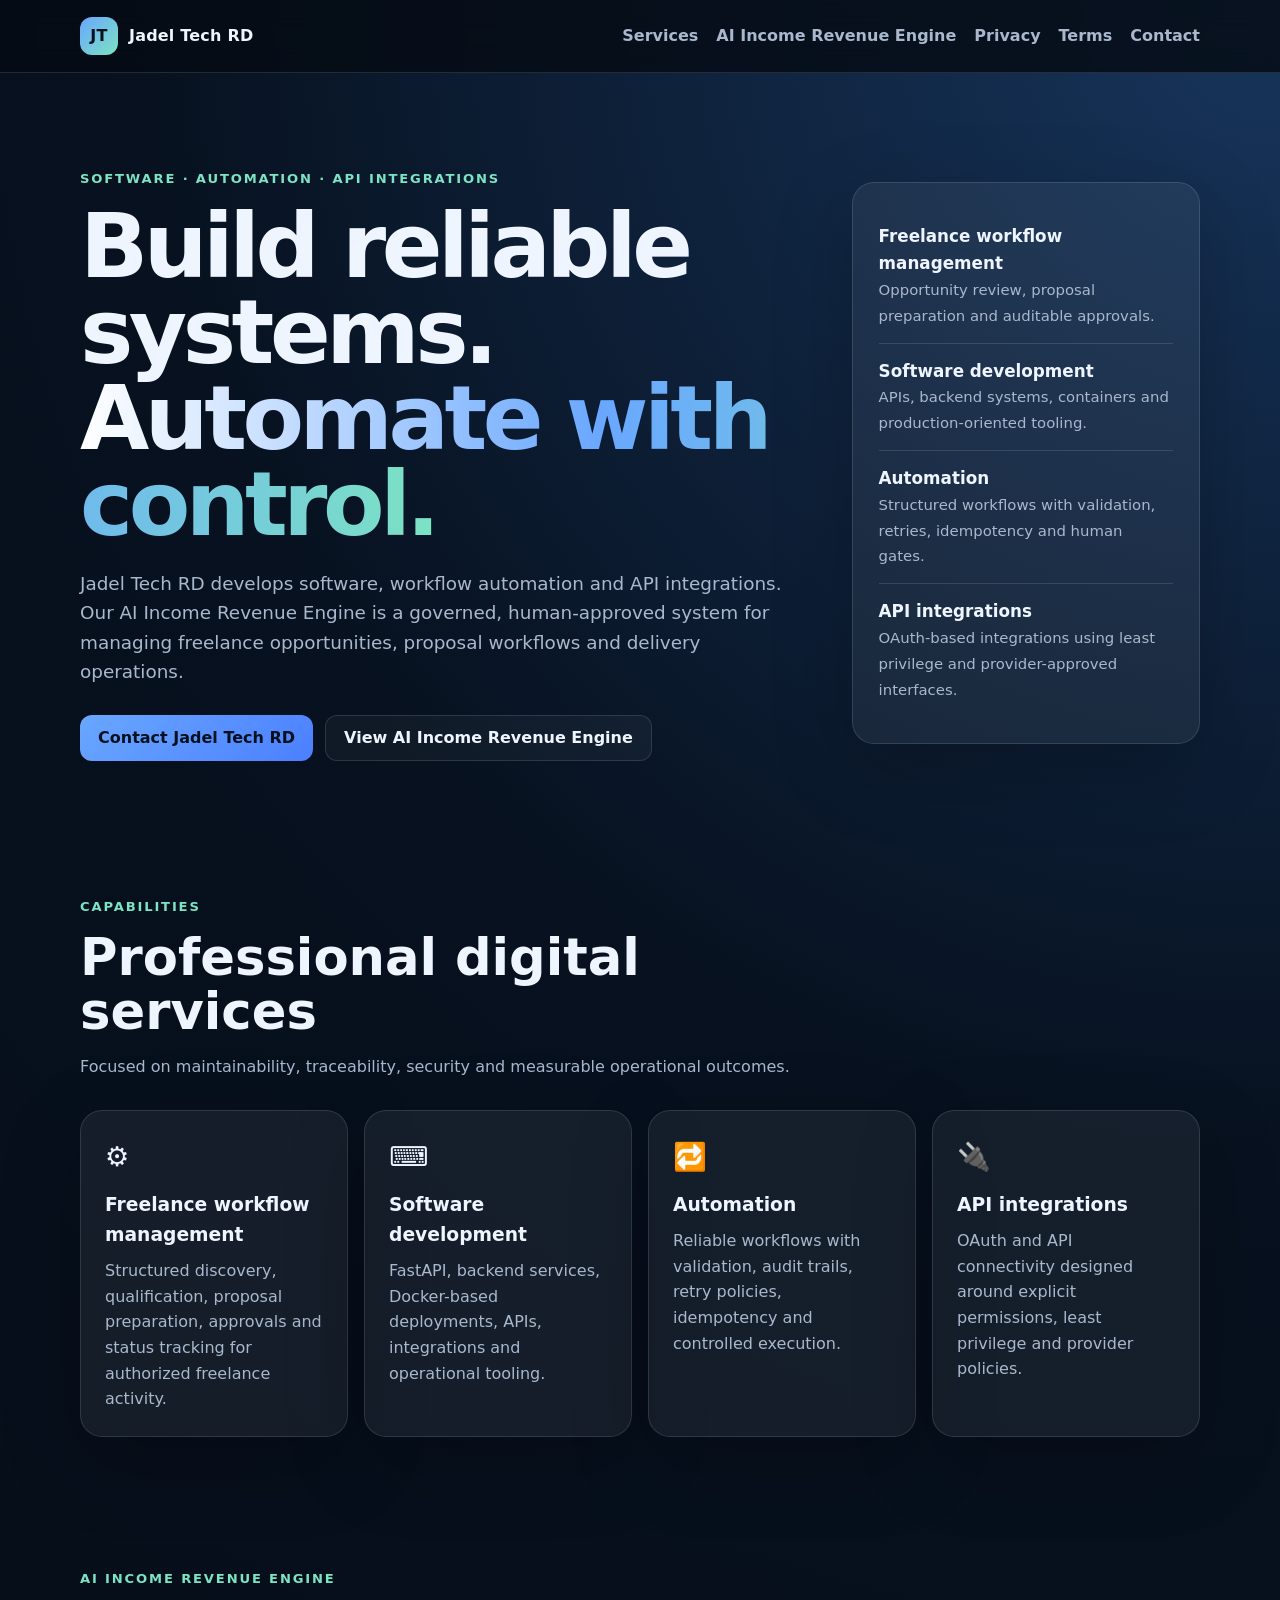
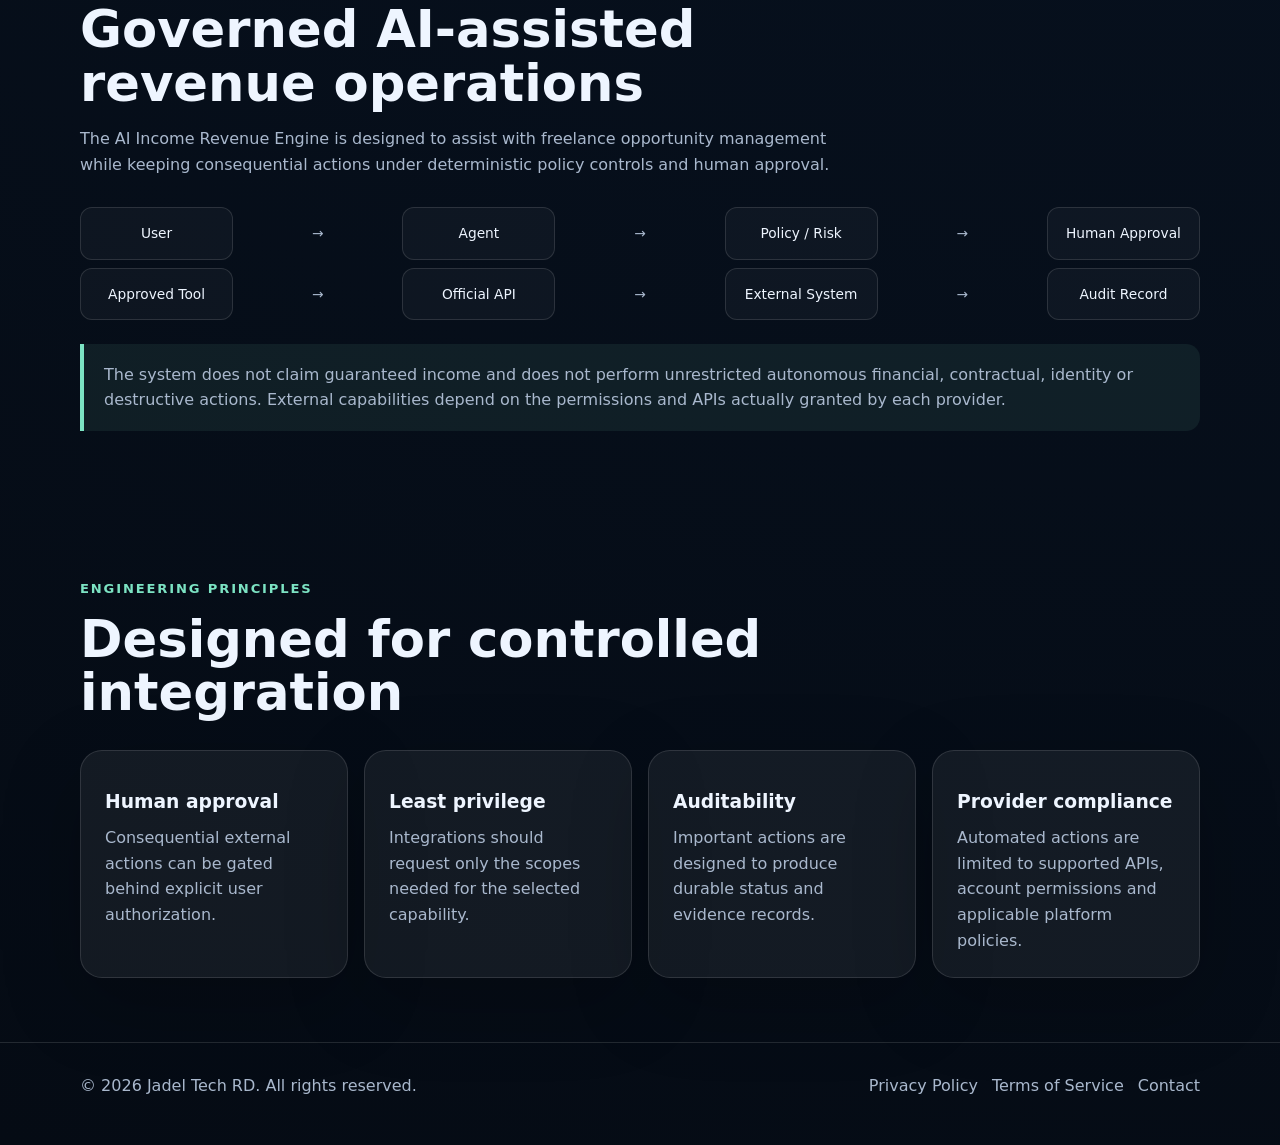
<file: jadel-tech-rd/index.html>
<!doctype html>
<html lang="en">
<head>
  <meta charset="utf-8">
  <meta name="viewport" content="width=device-width,initial-scale=1">
  <title>Jadel Tech RD | AI Income Revenue Engine</title>
  <meta name="description" content="Jadel Tech RD builds software, automation, API integrations and governed AI-assisted freelance workflow systems.">
  <meta name="robots" content="index,follow">
  <link rel="canonical" href="https://jadeldiaz01-png.github.io/jadel-tech-rd/">
  <link rel="stylesheet" href="./styles.css">
</head>
<body>
<header>
  <div class="container nav">
    <a class="brand" href="./"><span class="mark">JT</span><span>Jadel Tech RD</span></a>
    <nav aria-label="Primary navigation">
      <a href="#services">Services</a>
      <a href="#engine">AI Income Revenue Engine</a>
      <a href="./privacy.html">Privacy</a>
      <a href="./terms.html">Terms</a>
      <a href="./contact.html">Contact</a>
    </nav>
  </div>
</header>
<main>
  <section class="hero">
    <div class="container hero-grid">
      <div>
        <span class="eyebrow">Software · Automation · API Integrations</span>
        <h1>Build reliable systems. <span>Automate with control.</span></h1>
        <p class="lead">Jadel Tech RD develops software, workflow automation and API integrations. Our AI Income Revenue Engine is a governed, human-approved system for managing freelance opportunities, proposal workflows and delivery operations.</p>
        <div class="actions">
          <a class="btn btn-primary" href="./contact.html">Contact Jadel Tech RD</a>
          <a class="btn btn-secondary" href="#engine">View AI Income Revenue Engine</a>
        </div>
      </div>
      <aside class="hero-card" aria-label="Company focus">
        <div class="metric"><strong>Freelance workflow management</strong><span>Opportunity review, proposal preparation and auditable approvals.</span></div>
        <div class="metric"><strong>Software development</strong><span>APIs, backend systems, containers and production-oriented tooling.</span></div>
        <div class="metric"><strong>Automation</strong><span>Structured workflows with validation, retries, idempotency and human gates.</span></div>
        <div class="metric"><strong>API integrations</strong><span>OAuth-based integrations using least privilege and provider-approved interfaces.</span></div>
      </aside>
    </div>
  </section>

  <section id="services">
    <div class="container">
      <div class="section-head">
        <span class="eyebrow">Capabilities</span>
        <h2>Professional digital services</h2>
        <p>Focused on maintainability, traceability, security and measurable operational outcomes.</p>
      </div>
      <div class="grid">
        <article class="card"><div class="icon">⚙️</div><h3>Freelance workflow management</h3><p>Structured discovery, qualification, proposal preparation, approvals and status tracking for authorized freelance activity.</p></article>
        <article class="card"><div class="icon">⌨️</div><h3>Software development</h3><p>FastAPI, backend services, Docker-based deployments, APIs, integrations and operational tooling.</p></article>
        <article class="card"><div class="icon">🔁</div><h3>Automation</h3><p>Reliable workflows with validation, audit trails, retry policies, idempotency and controlled execution.</p></article>
        <article class="card"><div class="icon">🔌</div><h3>API integrations</h3><p>OAuth and API connectivity designed around explicit permissions, least privilege and provider policies.</p></article>
      </div>
    </div>
  </section>

  <section id="engine">
    <div class="container">
      <div class="section-head">
        <span class="eyebrow">AI Income Revenue Engine</span>
        <h2>Governed AI-assisted revenue operations</h2>
        <p>The AI Income Revenue Engine is designed to assist with freelance opportunity management while keeping consequential actions under deterministic policy controls and human approval.</p>
      </div>
      <div class="flow" aria-label="Governed workflow">
        <div>User</div><div class="arrow">→</div><div>Agent</div><div class="arrow">→</div><div>Policy / Risk</div><div class="arrow">→</div><div>Human Approval</div>
      </div>
      <div class="flow" style="margin-top:8px" aria-label="Execution workflow">
        <div>Approved Tool</div><div class="arrow">→</div><div>Official API</div><div class="arrow">→</div><div>External System</div><div class="arrow">→</div><div>Audit Record</div>
      </div>
      <p class="notice" style="margin-top:24px">The system does not claim guaranteed income and does not perform unrestricted autonomous financial, contractual, identity or destructive actions. External capabilities depend on the permissions and APIs actually granted by each provider.</p>
    </div>
  </section>

  <section>
    <div class="container">
      <div class="section-head">
        <span class="eyebrow">Engineering principles</span>
        <h2>Designed for controlled integration</h2>
      </div>
      <div class="grid">
        <article class="card"><h3>Human approval</h3><p>Consequential external actions can be gated behind explicit user authorization.</p></article>
        <article class="card"><h3>Least privilege</h3><p>Integrations should request only the scopes needed for the selected capability.</p></article>
        <article class="card"><h3>Auditability</h3><p>Important actions are designed to produce durable status and evidence records.</p></article>
        <article class="card"><h3>Provider compliance</h3><p>Automated actions are limited to supported APIs, account permissions and applicable platform policies.</p></article>
      </div>
    </div>
  </section>
</main>
<footer>
  <div class="container footer-grid">
    <div>© 2026 Jadel Tech RD. All rights reserved.</div>
    <div class="footer-links"><a href="./privacy.html">Privacy Policy</a><a href="./terms.html">Terms of Service</a><a href="./contact.html">Contact</a></div>
  </div>
</footer>
</body>
</html>
</file>
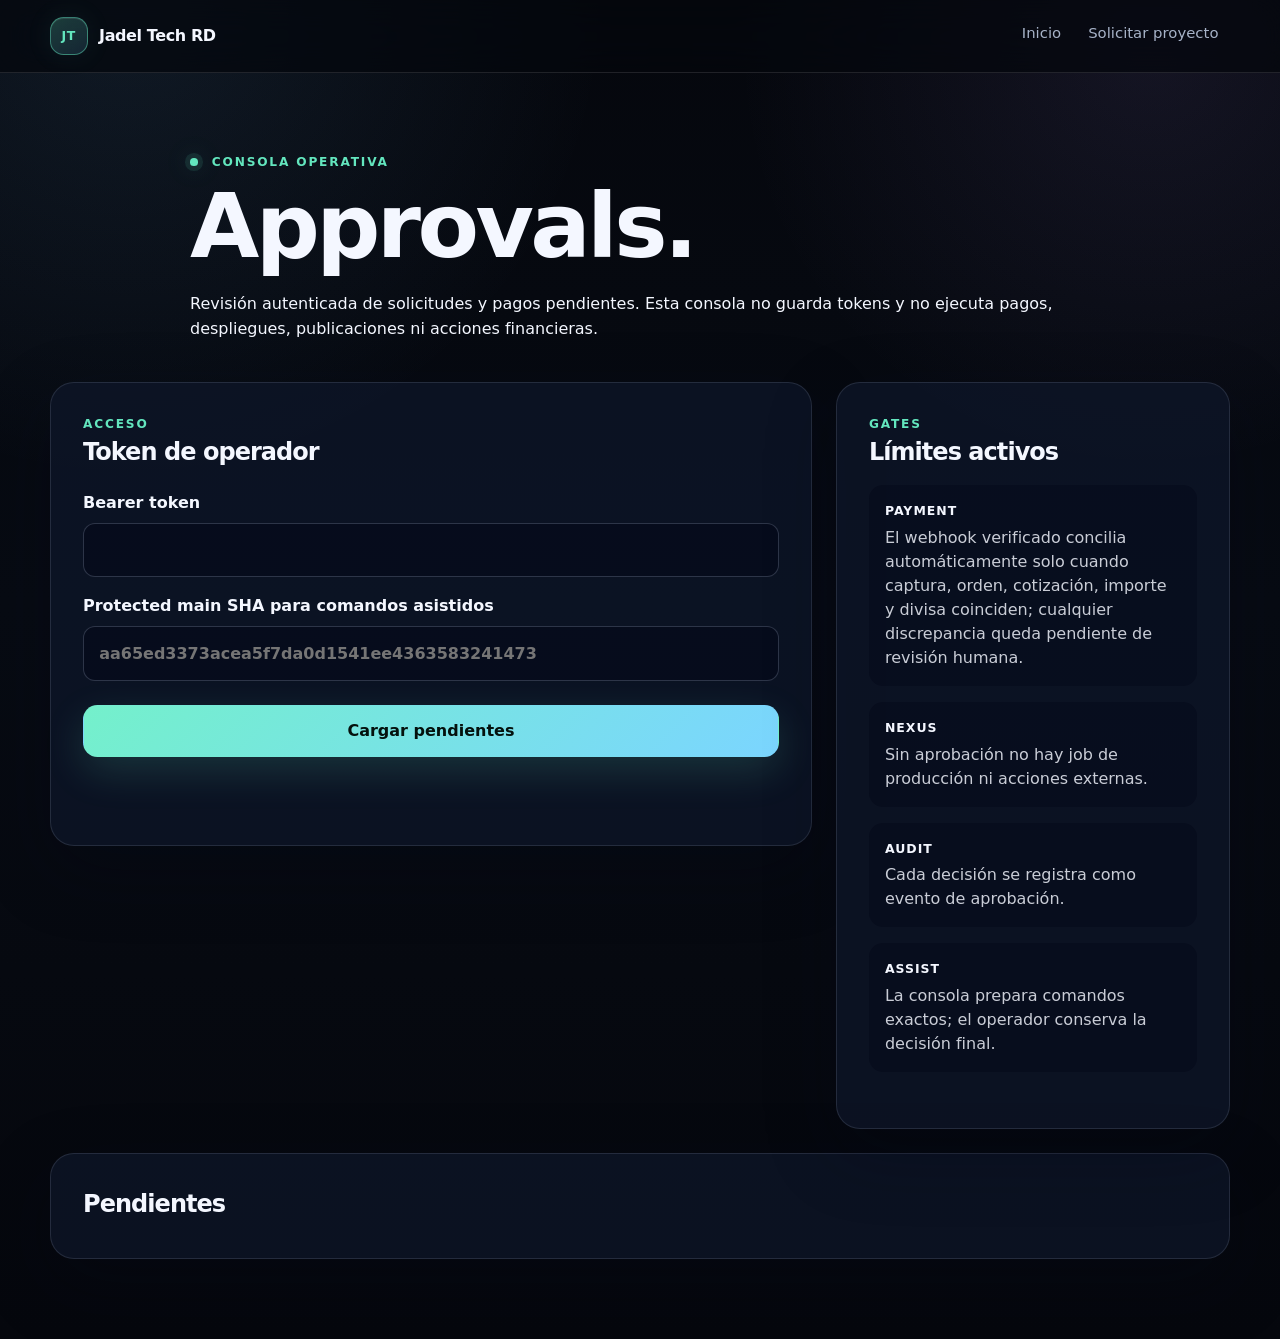
<file: approval-console.html>
<!doctype html>
<html lang="es">
<head>
  <meta charset="utf-8">
  <meta name="viewport" content="width=device-width, initial-scale=1">
  <meta name="theme-color" content="#0b1220">
  <meta http-equiv="Content-Security-Policy" content="default-src 'none'; script-src 'self'; style-src 'self'; img-src 'self' data:; connect-src https://intake.jadeltechrd.com; object-src 'none'; base-uri 'none'; form-action 'none'; upgrade-insecure-requests">
  <meta name="referrer" content="no-referrer">
  <meta name="robots" content="noindex,nofollow">
  <title>Approval Console | Jadel Tech RD</title>
  <link rel="stylesheet" href="/styles.css">
  <link rel="stylesheet" href="/project-request.css">
  <script type="module" src="/approval-console.js"></script>
</head>
<body>
  <a class="skip-link" href="#main">Saltar al contenido</a>
  <header class="site-header">
    <div class="shell header-inner">
      <a class="brand" href="/" aria-label="Jadel Tech RD - Inicio"><span class="brand-mark" aria-hidden="true">JT</span><span>Jadel Tech RD</span></a>
      <nav class="nav" aria-label="Navegación principal"><a href="/">Inicio</a><a href="/solicitar-proyecto.html">Solicitar proyecto</a></nav>
    </div>
  </header>
  <main id="main" class="shell request-shell">
    <section class="request-hero">
      <div class="eyebrow"><span class="live-dot"></span> Consola operativa</div>
      <h1>Approvals.</h1>
      <p class="lead">Revisión autenticada de solicitudes y pagos pendientes. Esta consola no guarda tokens y no ejecuta pagos, despliegues, publicaciones ni acciones financieras.</p>
    </section>
    <section class="request-grid">
      <form id="approval-auth" class="request-card">
        <div class="eyebrow">Acceso</div>
        <h2>Token de operador</h2>
        <div class="form-grid">
          <label class="full-field">Bearer token<input id="admin-token" type="password" autocomplete="off" required></label>
          <label class="full-field">Protected main SHA para comandos asistidos<input id="protected-main-sha" type="text" inputmode="latin" autocomplete="off" pattern="[0-9a-f]{40}" placeholder="aa65ed3373acea5f7da0d1541ee4363583241473"></label>
        </div>
        <button class="button primary full" type="submit">Cargar pendientes</button>
        <p id="approval-status" class="request-status" role="status" aria-live="polite"></p>
      </form>
      <aside class="request-card request-assurance">
        <div class="eyebrow">Gates</div>
        <h2>Límites activos</h2>
        <ol>
          <li><strong>PAYMENT</strong><span>El webhook verificado concilia automáticamente solo cuando captura, orden, cotización, importe y divisa coinciden; cualquier discrepancia queda pendiente de revisión humana.</span></li>
          <li><strong>NEXUS</strong><span>Sin aprobación no hay job de producción ni acciones externas.</span></li>
          <li><strong>AUDIT</strong><span>Cada decisión se registra como evento de aprobación.</span></li>
          <li><strong>ASSIST</strong><span>La consola prepara comandos exactos; el operador conserva la decisión final.</span></li>
        </ol>
      </aside>
    </section>
    <section class="request-card approval-results" aria-live="polite">
      <h2>Pendientes</h2>
      <div id="approval-results"></div>
    </section>
  </main>
</body>
</html>
</file>
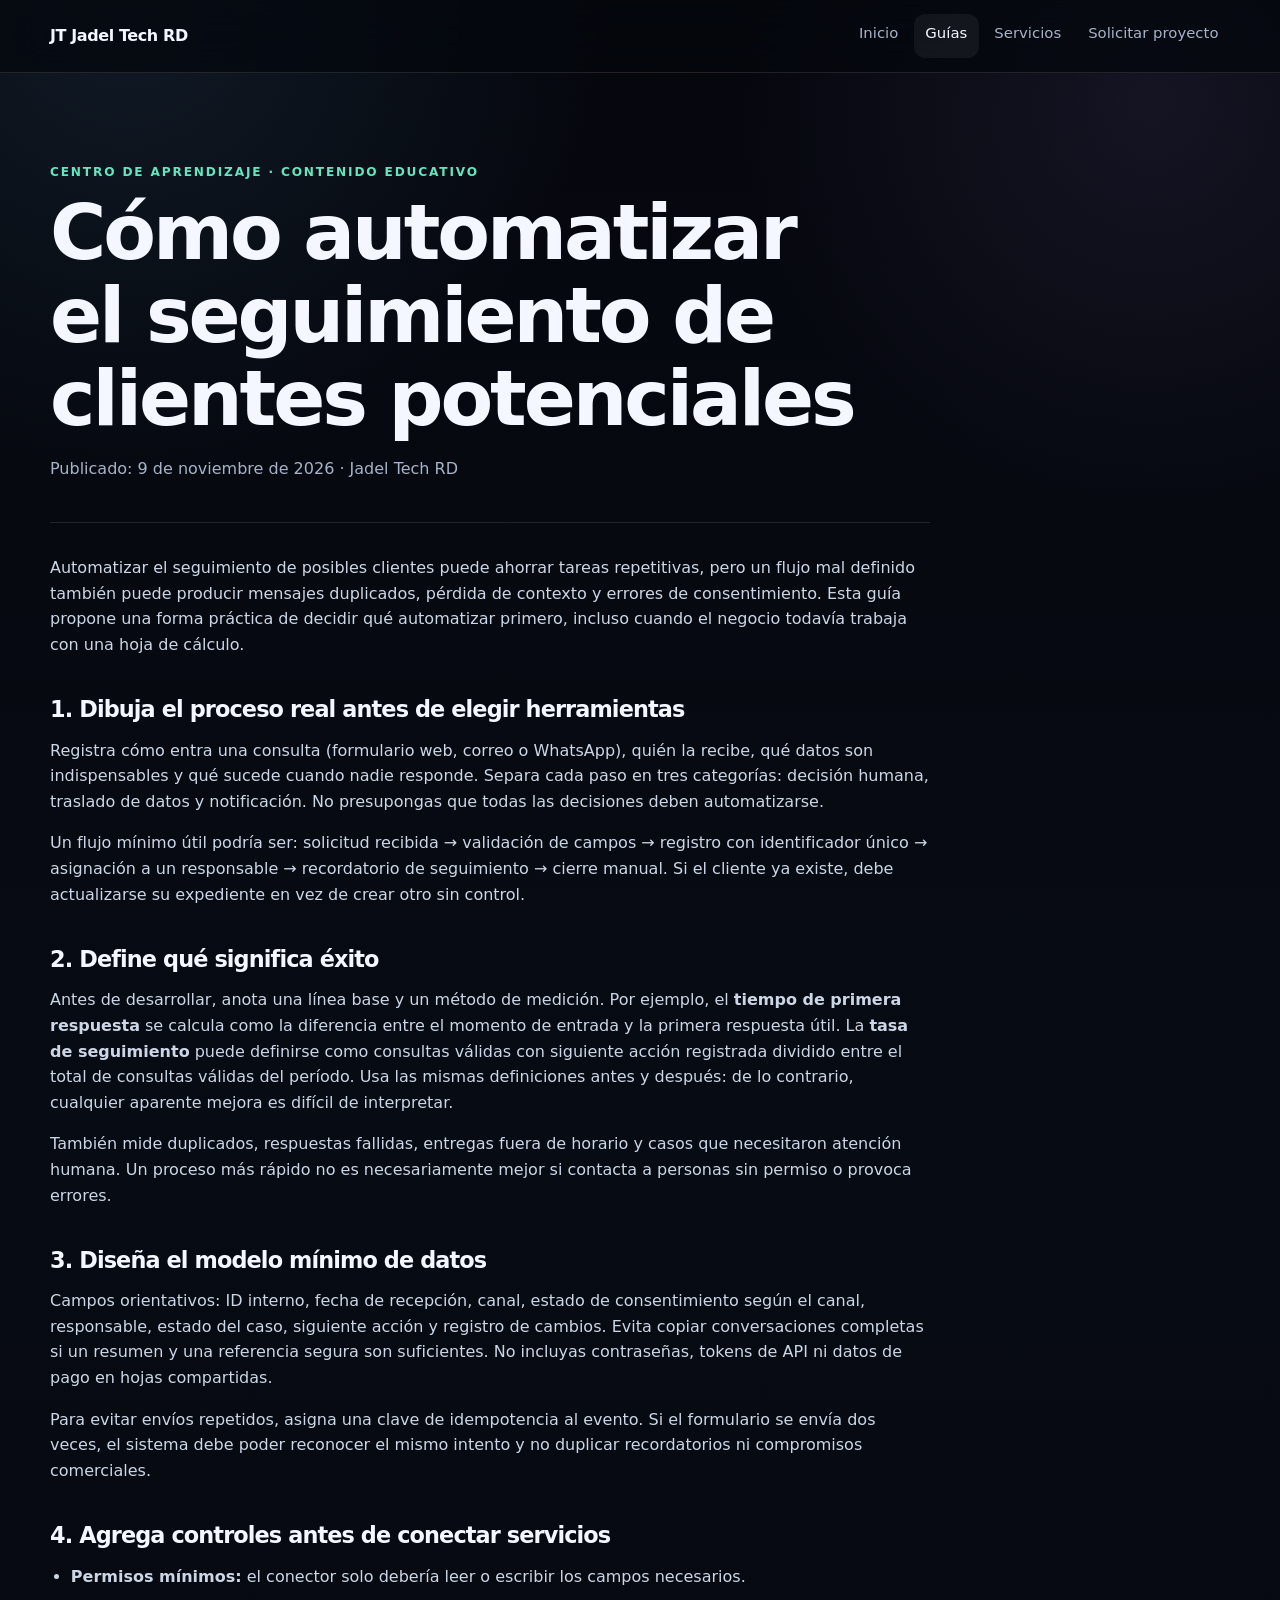
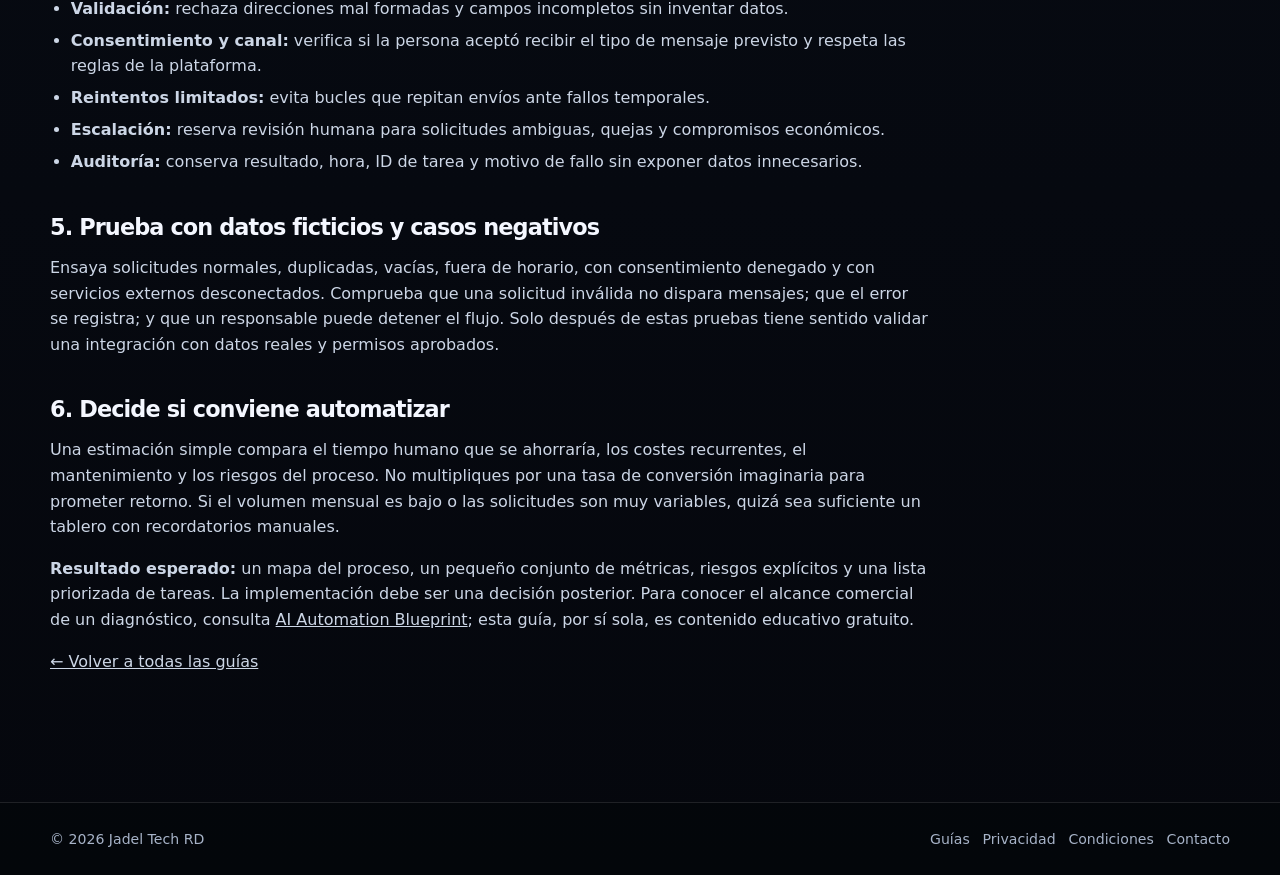
<file: guia-automatizacion-leads.html>
<!doctype html>
<html lang="es">
<head>
  <meta charset="utf-8">
  <meta name="viewport" content="width=device-width, initial-scale=1">
  <meta name="google-adsense-account" content="ca-pub-4830696678723029">
  <meta name="theme-color" content="#0b1220">
  <meta http-equiv="Content-Security-Policy" content="default-src 'none'; style-src 'self'; img-src 'self' data:; font-src 'self'; object-src 'none'; base-uri 'none'; form-action 'none'; upgrade-insecure-requests">
  <meta name="referrer" content="strict-origin-when-cross-origin">
  <meta name="description" content="Guía práctica de seguimiento de leads: mapa del proceso, métricas, datos mínimos, idempotencia, consentimiento y pruebas.">
  <title>Cómo automatizar el seguimiento de clientes potenciales | Jadel Tech RD</title>
  <link rel="canonical" href="https://jadeltechrd.com/guia-automatizacion-leads.html">
  <link rel="stylesheet" href="/styles.css">
</head>
<body>
  <a class="skip-link" href="#main">Saltar al contenido</a>
  <header class="site-header"><div class="shell header-inner"><a class="brand" href="/">JT Jadel Tech RD</a><nav class="nav" aria-label="Navegación principal"><a href="/">Inicio</a><a href="/guias.html" aria-current="page">Guías</a><a href="/#servicios">Servicios</a><a href="/solicitar-proyecto.html">Solicitar proyecto</a></nav></div></header>
  <main id="main" class="shell"><article class="legal">
  <div class="legal-heading"><div class="eyebrow">Centro de aprendizaje · contenido educativo</div><h1>Cómo automatizar el seguimiento de clientes potenciales</h1><p class="muted">Publicado: <time datetime="2026-11-09">9 de noviembre de 2026</time> · Jadel Tech RD</p></div>
  
  <p>Automatizar el seguimiento de posibles clientes puede ahorrar tareas repetitivas, pero un flujo mal definido también puede producir mensajes duplicados, pérdida de contexto y errores de consentimiento. Esta guía propone una forma práctica de decidir qué automatizar primero, incluso cuando el negocio todavía trabaja con una hoja de cálculo.</p>
  <h2>1. Dibuja el proceso real antes de elegir herramientas</h2>
  <p>Registra cómo entra una consulta (formulario web, correo o WhatsApp), quién la recibe, qué datos son indispensables y qué sucede cuando nadie responde. Separa cada paso en tres categorías: decisión humana, traslado de datos y notificación. No presupongas que todas las decisiones deben automatizarse.</p>
  <p>Un flujo mínimo útil podría ser: solicitud recibida → validación de campos → registro con identificador único → asignación a un responsable → recordatorio de seguimiento → cierre manual. Si el cliente ya existe, debe actualizarse su expediente en vez de crear otro sin control.</p>
  <h2>2. Define qué significa éxito</h2>
  <p>Antes de desarrollar, anota una línea base y un método de medición. Por ejemplo, el <strong>tiempo de primera respuesta</strong> se calcula como la diferencia entre el momento de entrada y la primera respuesta útil. La <strong>tasa de seguimiento</strong> puede definirse como consultas válidas con siguiente acción registrada dividido entre el total de consultas válidas del período. Usa las mismas definiciones antes y después: de lo contrario, cualquier aparente mejora es difícil de interpretar.</p>
  <p>También mide duplicados, respuestas fallidas, entregas fuera de horario y casos que necesitaron atención humana. Un proceso más rápido no es necesariamente mejor si contacta a personas sin permiso o provoca errores.</p>
  <h2>3. Diseña el modelo mínimo de datos</h2>
  <p>Campos orientativos: ID interno, fecha de recepción, canal, estado de consentimiento según el canal, responsable, estado del caso, siguiente acción y registro de cambios. Evita copiar conversaciones completas si un resumen y una referencia segura son suficientes. No incluyas contraseñas, tokens de API ni datos de pago en hojas compartidas.</p>
  <p>Para evitar envíos repetidos, asigna una clave de idempotencia al evento. Si el formulario se envía dos veces, el sistema debe poder reconocer el mismo intento y no duplicar recordatorios ni compromisos comerciales.</p>
  <h2>4. Agrega controles antes de conectar servicios</h2>
  <ul>
    <li><strong>Permisos mínimos:</strong> el conector solo debería leer o escribir los campos necesarios.</li>
    <li><strong>Validación:</strong> rechaza direcciones mal formadas y campos incompletos sin inventar datos.</li>
    <li><strong>Consentimiento y canal:</strong> verifica si la persona aceptó recibir el tipo de mensaje previsto y respeta las reglas de la plataforma.</li>
    <li><strong>Reintentos limitados:</strong> evita bucles que repitan envíos ante fallos temporales.</li>
    <li><strong>Escalación:</strong> reserva revisión humana para solicitudes ambiguas, quejas y compromisos económicos.</li>
    <li><strong>Auditoría:</strong> conserva resultado, hora, ID de tarea y motivo de fallo sin exponer datos innecesarios.</li>
  </ul>
  <h2>5. Prueba con datos ficticios y casos negativos</h2>
  <p>Ensaya solicitudes normales, duplicadas, vacías, fuera de horario, con consentimiento denegado y con servicios externos desconectados. Comprueba que una solicitud inválida no dispara mensajes; que el error se registra; y que un responsable puede detener el flujo. Solo después de estas pruebas tiene sentido validar una integración con datos reales y permisos aprobados.</p>
  <h2>6. Decide si conviene automatizar</h2>
  <p>Una estimación simple compara el tiempo humano que se ahorraría, los costes recurrentes, el mantenimiento y los riesgos del proceso. No multipliques por una tasa de conversión imaginaria para prometer retorno. Si el volumen mensual es bajo o las solicitudes son muy variables, quizá sea suficiente un tablero con recordatorios manuales.</p>
  <p><strong>Resultado esperado:</strong> un mapa del proceso, un pequeño conjunto de métricas, riesgos explícitos y una lista priorizada de tareas. La implementación debe ser una decisión posterior. Para conocer el alcance comercial de un diagnóstico, consulta <a href="/ai-automation-blueprint.html">AI Automation Blueprint</a>; esta guía, por sí sola, es contenido educativo gratuito.</p>
  <p><a href="/guias.html">← Volver a todas las guías</a></p>
  </article></main>
  <footer class="site-footer"><div class="shell footer-inner"><p>© 2026 Jadel Tech RD</p><nav aria-label="Enlaces de pie"><a href="/guias.html">Guías</a><a href="/?view=privacy">Privacidad</a><a href="/?view=terms">Condiciones</a><a href="/solicitar-proyecto.html">Contacto</a></nav></div></footer>
</body>
</html>
</file>
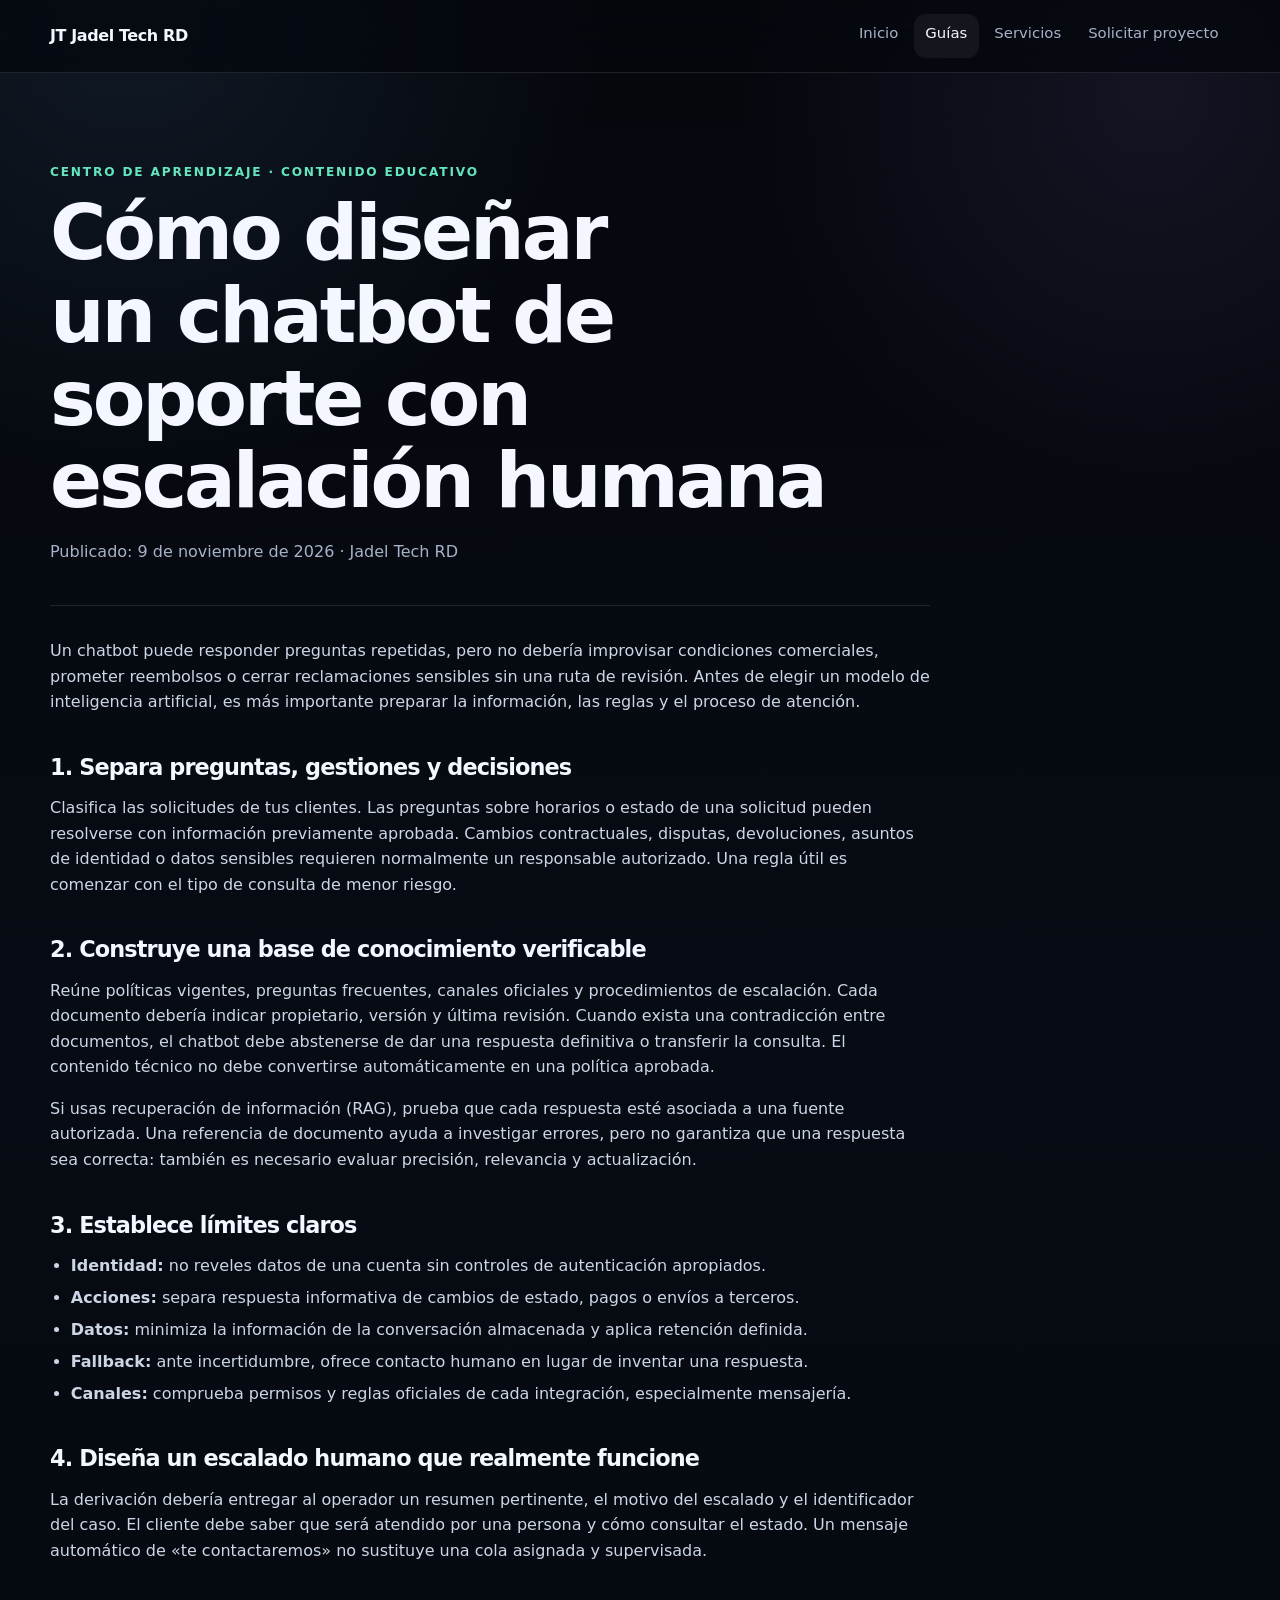
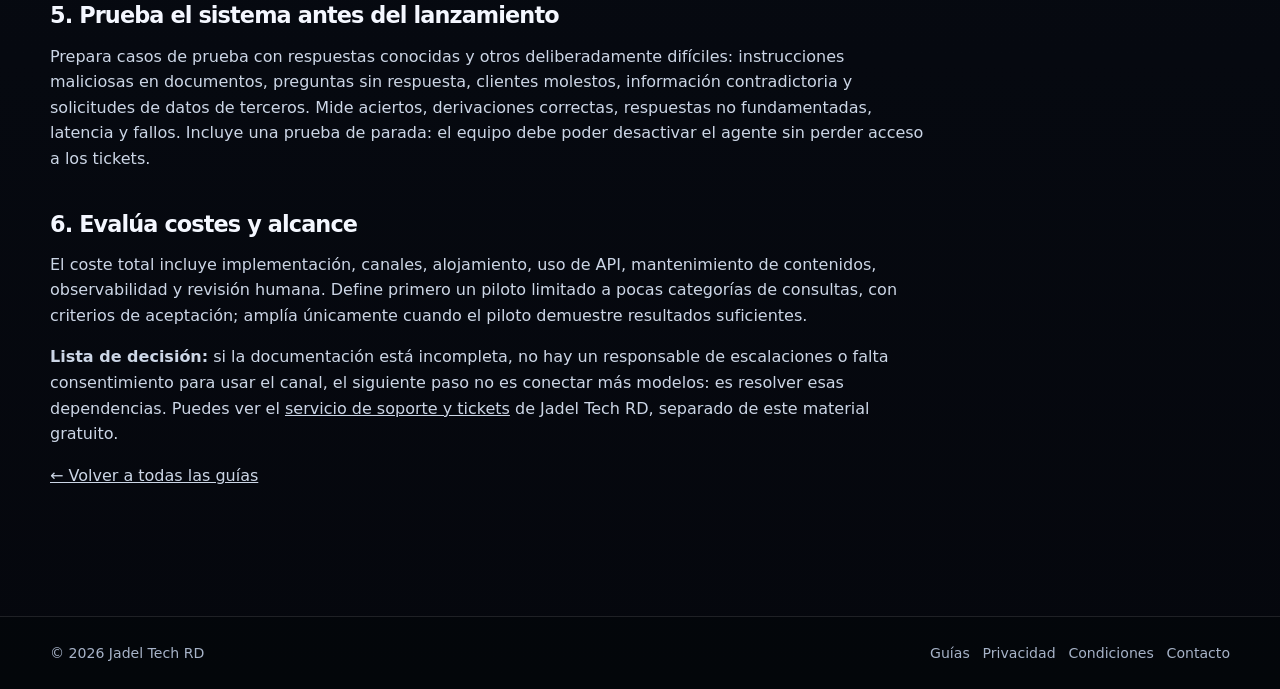
<file: guia-chatbot-soporte.html>
<!doctype html>
<html lang="es">
<head>
  <meta charset="utf-8">
  <meta name="viewport" content="width=device-width, initial-scale=1">
  <meta name="google-adsense-account" content="ca-pub-4830696678723029">
  <meta name="theme-color" content="#0b1220">
  <meta http-equiv="Content-Security-Policy" content="default-src 'none'; style-src 'self'; img-src 'self' data:; font-src 'self'; object-src 'none'; base-uri 'none'; form-action 'none'; upgrade-insecure-requests">
  <meta name="referrer" content="strict-origin-when-cross-origin">
  <meta name="description" content="Aprende a organizar la base de conocimiento, controles, derivaciones y métricas de un chatbot de soporte empresarial.">
  <title>Cómo diseñar un chatbot de soporte con escalación humana | Jadel Tech RD</title>
  <link rel="canonical" href="https://jadeltechrd.com/guia-chatbot-soporte.html">
  <link rel="stylesheet" href="/styles.css">
</head>
<body>
  <a class="skip-link" href="#main">Saltar al contenido</a>
  <header class="site-header"><div class="shell header-inner"><a class="brand" href="/">JT Jadel Tech RD</a><nav class="nav" aria-label="Navegación principal"><a href="/">Inicio</a><a href="/guias.html" aria-current="page">Guías</a><a href="/#servicios">Servicios</a><a href="/solicitar-proyecto.html">Solicitar proyecto</a></nav></div></header>
  <main id="main" class="shell"><article class="legal">
  <div class="legal-heading"><div class="eyebrow">Centro de aprendizaje · contenido educativo</div><h1>Cómo diseñar un chatbot de soporte con escalación humana</h1><p class="muted">Publicado: <time datetime="2026-11-09">9 de noviembre de 2026</time> · Jadel Tech RD</p></div>
  
  <p>Un chatbot puede responder preguntas repetidas, pero no debería improvisar condiciones comerciales, prometer reembolsos o cerrar reclamaciones sensibles sin una ruta de revisión. Antes de elegir un modelo de inteligencia artificial, es más importante preparar la información, las reglas y el proceso de atención.</p>
  <h2>1. Separa preguntas, gestiones y decisiones</h2>
  <p>Clasifica las solicitudes de tus clientes. Las preguntas sobre horarios o estado de una solicitud pueden resolverse con información previamente aprobada. Cambios contractuales, disputas, devoluciones, asuntos de identidad o datos sensibles requieren normalmente un responsable autorizado. Una regla útil es comenzar con el tipo de consulta de menor riesgo.</p>
  <h2>2. Construye una base de conocimiento verificable</h2>
  <p>Reúne políticas vigentes, preguntas frecuentes, canales oficiales y procedimientos de escalación. Cada documento debería indicar propietario, versión y última revisión. Cuando exista una contradicción entre documentos, el chatbot debe abstenerse de dar una respuesta definitiva o transferir la consulta. El contenido técnico no debe convertirse automáticamente en una política aprobada.</p>
  <p>Si usas recuperación de información (RAG), prueba que cada respuesta esté asociada a una fuente autorizada. Una referencia de documento ayuda a investigar errores, pero no garantiza que una respuesta sea correcta: también es necesario evaluar precisión, relevancia y actualización.</p>
  <h2>3. Establece límites claros</h2>
  <ul>
    <li><strong>Identidad:</strong> no reveles datos de una cuenta sin controles de autenticación apropiados.</li>
    <li><strong>Acciones:</strong> separa respuesta informativa de cambios de estado, pagos o envíos a terceros.</li>
    <li><strong>Datos:</strong> minimiza la información de la conversación almacenada y aplica retención definida.</li>
    <li><strong>Fallback:</strong> ante incertidumbre, ofrece contacto humano en lugar de inventar una respuesta.</li>
    <li><strong>Canales:</strong> comprueba permisos y reglas oficiales de cada integración, especialmente mensajería.</li>
  </ul>
  <h2>4. Diseña un escalado humano que realmente funcione</h2>
  <p>La derivación debería entregar al operador un resumen pertinente, el motivo del escalado y el identificador del caso. El cliente debe saber que será atendido por una persona y cómo consultar el estado. Un mensaje automático de «te contactaremos» no sustituye una cola asignada y supervisada.</p>
  <h2>5. Prueba el sistema antes del lanzamiento</h2>
  <p>Prepara casos de prueba con respuestas conocidas y otros deliberadamente difíciles: instrucciones maliciosas en documentos, preguntas sin respuesta, clientes molestos, información contradictoria y solicitudes de datos de terceros. Mide aciertos, derivaciones correctas, respuestas no fundamentadas, latencia y fallos. Incluye una prueba de parada: el equipo debe poder desactivar el agente sin perder acceso a los tickets.</p>
  <h2>6. Evalúa costes y alcance</h2>
  <p>El coste total incluye implementación, canales, alojamiento, uso de API, mantenimiento de contenidos, observabilidad y revisión humana. Define primero un piloto limitado a pocas categorías de consultas, con criterios de aceptación; amplía únicamente cuando el piloto demuestre resultados suficientes.</p>
  <p><strong>Lista de decisión:</strong> si la documentación está incompleta, no hay un responsable de escalaciones o falta consentimiento para usar el canal, el siguiente paso no es conectar más modelos: es resolver esas dependencias. Puedes ver el <a href="/whatsapp-ia-empresas-rd.html">servicio de soporte y tickets</a> de Jadel Tech RD, separado de este material gratuito.</p>
  <p><a href="/guias.html">← Volver a todas las guías</a></p>
  </article></main>
  <footer class="site-footer"><div class="shell footer-inner"><p>© 2026 Jadel Tech RD</p><nav aria-label="Enlaces de pie"><a href="/guias.html">Guías</a><a href="/?view=privacy">Privacidad</a><a href="/?view=terms">Condiciones</a><a href="/solicitar-proyecto.html">Contacto</a></nav></div></footer>
</body>
</html>
</file>
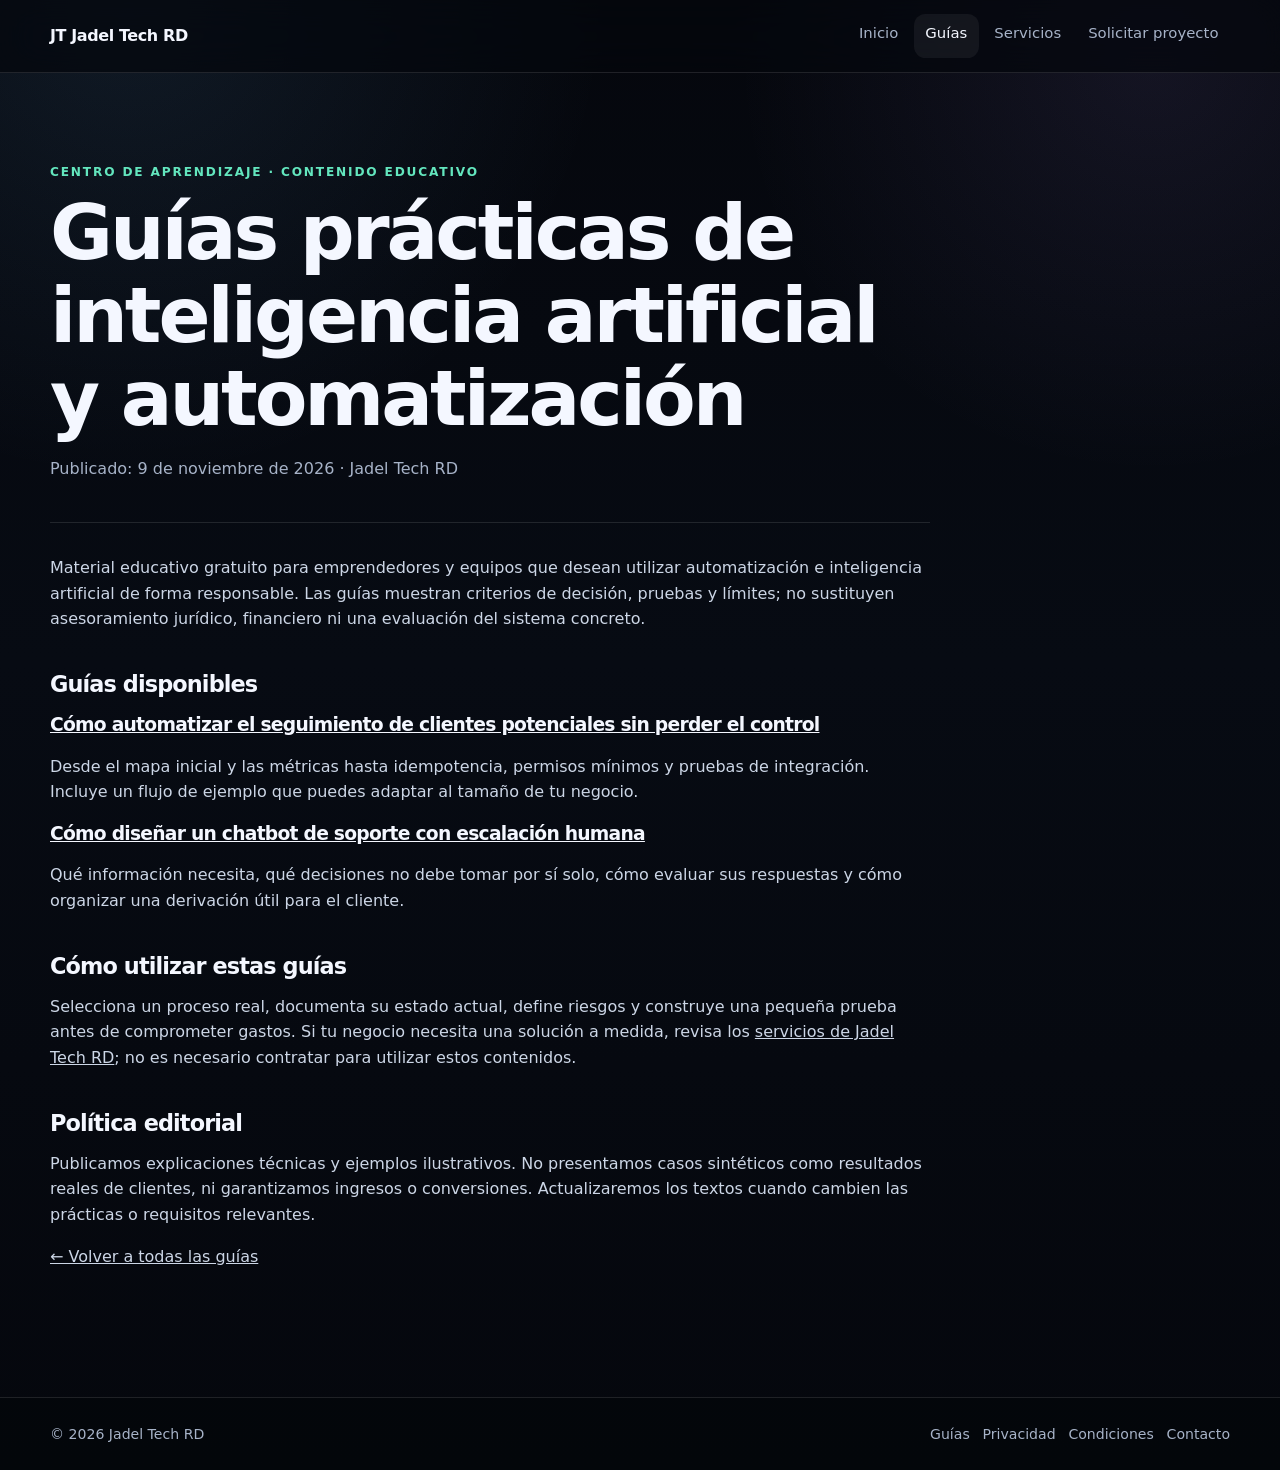
<file: guias.html>
<!doctype html>
<html lang="es">
<head>
  <meta charset="utf-8">
  <meta name="viewport" content="width=device-width, initial-scale=1">
  <meta name="google-adsense-account" content="ca-pub-4830696678723029">
  <meta name="theme-color" content="#0b1220">
  <meta http-equiv="Content-Security-Policy" content="default-src 'none'; style-src 'self'; img-src 'self' data:; font-src 'self'; object-src 'none'; base-uri 'none'; form-action 'none'; upgrade-insecure-requests">
  <meta name="referrer" content="strict-origin-when-cross-origin">
  <meta name="description" content="Guías gratuitas y originales para organizar seguimientos de clientes, diseñar chatbots con controles y evaluar automatizaciones.">
  <title>Guías prácticas de inteligencia artificial y automatización | Jadel Tech RD</title>
  <link rel="canonical" href="https://jadeltechrd.com/guias.html">
  <link rel="stylesheet" href="/styles.css">
</head>
<body>
  <a class="skip-link" href="#main">Saltar al contenido</a>
  <header class="site-header"><div class="shell header-inner"><a class="brand" href="/">JT Jadel Tech RD</a><nav class="nav" aria-label="Navegación principal"><a href="/">Inicio</a><a href="/guias.html" aria-current="page">Guías</a><a href="/#servicios">Servicios</a><a href="/solicitar-proyecto.html">Solicitar proyecto</a></nav></div></header>
  <main id="main" class="shell"><article class="legal">
  <div class="legal-heading"><div class="eyebrow">Centro de aprendizaje · contenido educativo</div><h1>Guías prácticas de inteligencia artificial y automatización</h1><p class="muted">Publicado: <time datetime="2026-11-09">9 de noviembre de 2026</time> · Jadel Tech RD</p></div>
  
  <p>Material educativo gratuito para emprendedores y equipos que desean utilizar automatización e inteligencia artificial de forma responsable. Las guías muestran criterios de decisión, pruebas y límites; no sustituyen asesoramiento jurídico, financiero ni una evaluación del sistema concreto.</p>
  <h2>Guías disponibles</h2>
  <h3><a href="/guia-automatizacion-leads.html">Cómo automatizar el seguimiento de clientes potenciales sin perder el control</a></h3>
  <p>Desde el mapa inicial y las métricas hasta idempotencia, permisos mínimos y pruebas de integración. Incluye un flujo de ejemplo que puedes adaptar al tamaño de tu negocio.</p>
  <h3><a href="/guia-chatbot-soporte.html">Cómo diseñar un chatbot de soporte con escalación humana</a></h3>
  <p>Qué información necesita, qué decisiones no debe tomar por sí solo, cómo evaluar sus respuestas y cómo organizar una derivación útil para el cliente.</p>
  <h2>Cómo utilizar estas guías</h2>
  <p>Selecciona un proceso real, documenta su estado actual, define riesgos y construye una pequeña prueba antes de comprometer gastos. Si tu negocio necesita una solución a medida, revisa los <a href="/#servicios">servicios de Jadel Tech RD</a>; no es necesario contratar para utilizar estos contenidos.</p>
  <h2>Política editorial</h2>
  <p>Publicamos explicaciones técnicas y ejemplos ilustrativos. No presentamos casos sintéticos como resultados reales de clientes, ni garantizamos ingresos o conversiones. Actualizaremos los textos cuando cambien las prácticas o requisitos relevantes.</p>
  <p><a href="/guias.html">← Volver a todas las guías</a></p>
  </article></main>
  <footer class="site-footer"><div class="shell footer-inner"><p>© 2026 Jadel Tech RD</p><nav aria-label="Enlaces de pie"><a href="/guias.html">Guías</a><a href="/?view=privacy">Privacidad</a><a href="/?view=terms">Condiciones</a><a href="/solicitar-proyecto.html">Contacto</a></nav></div></footer>
</body>
</html>
</file>
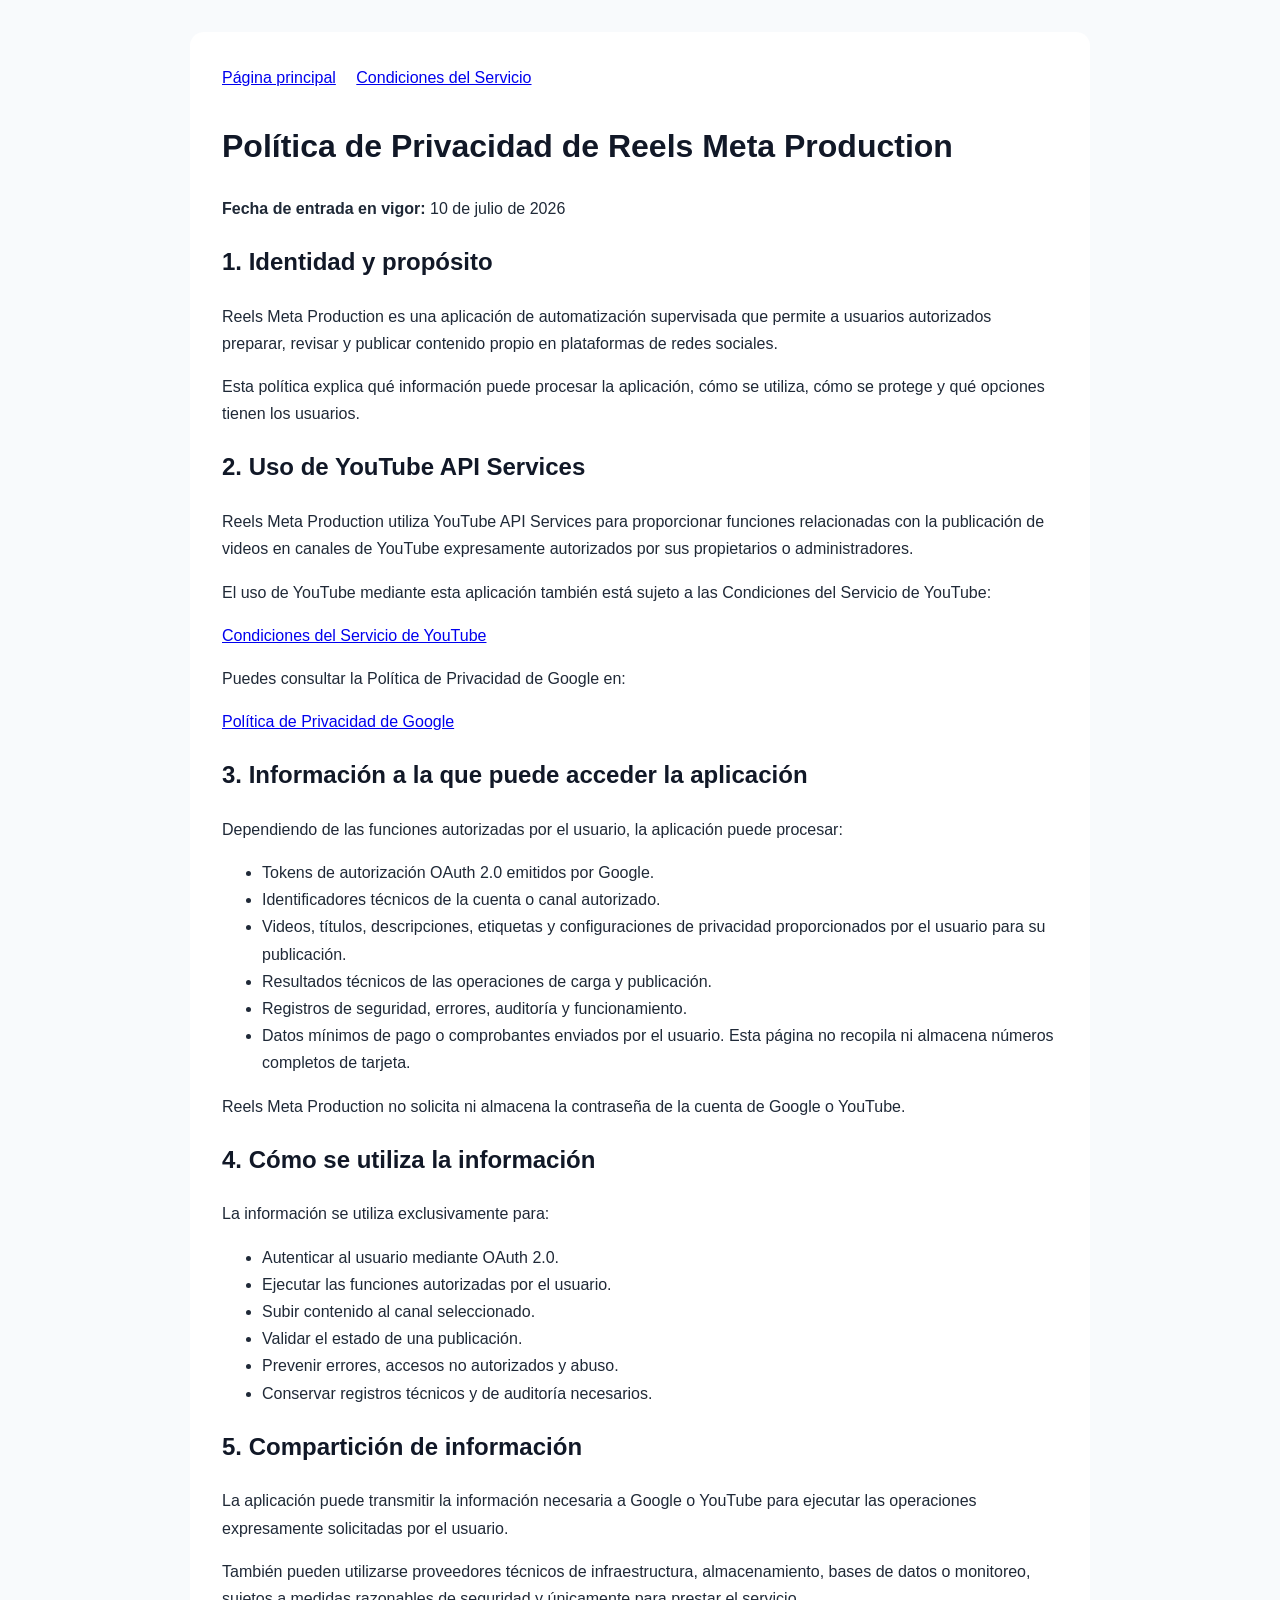
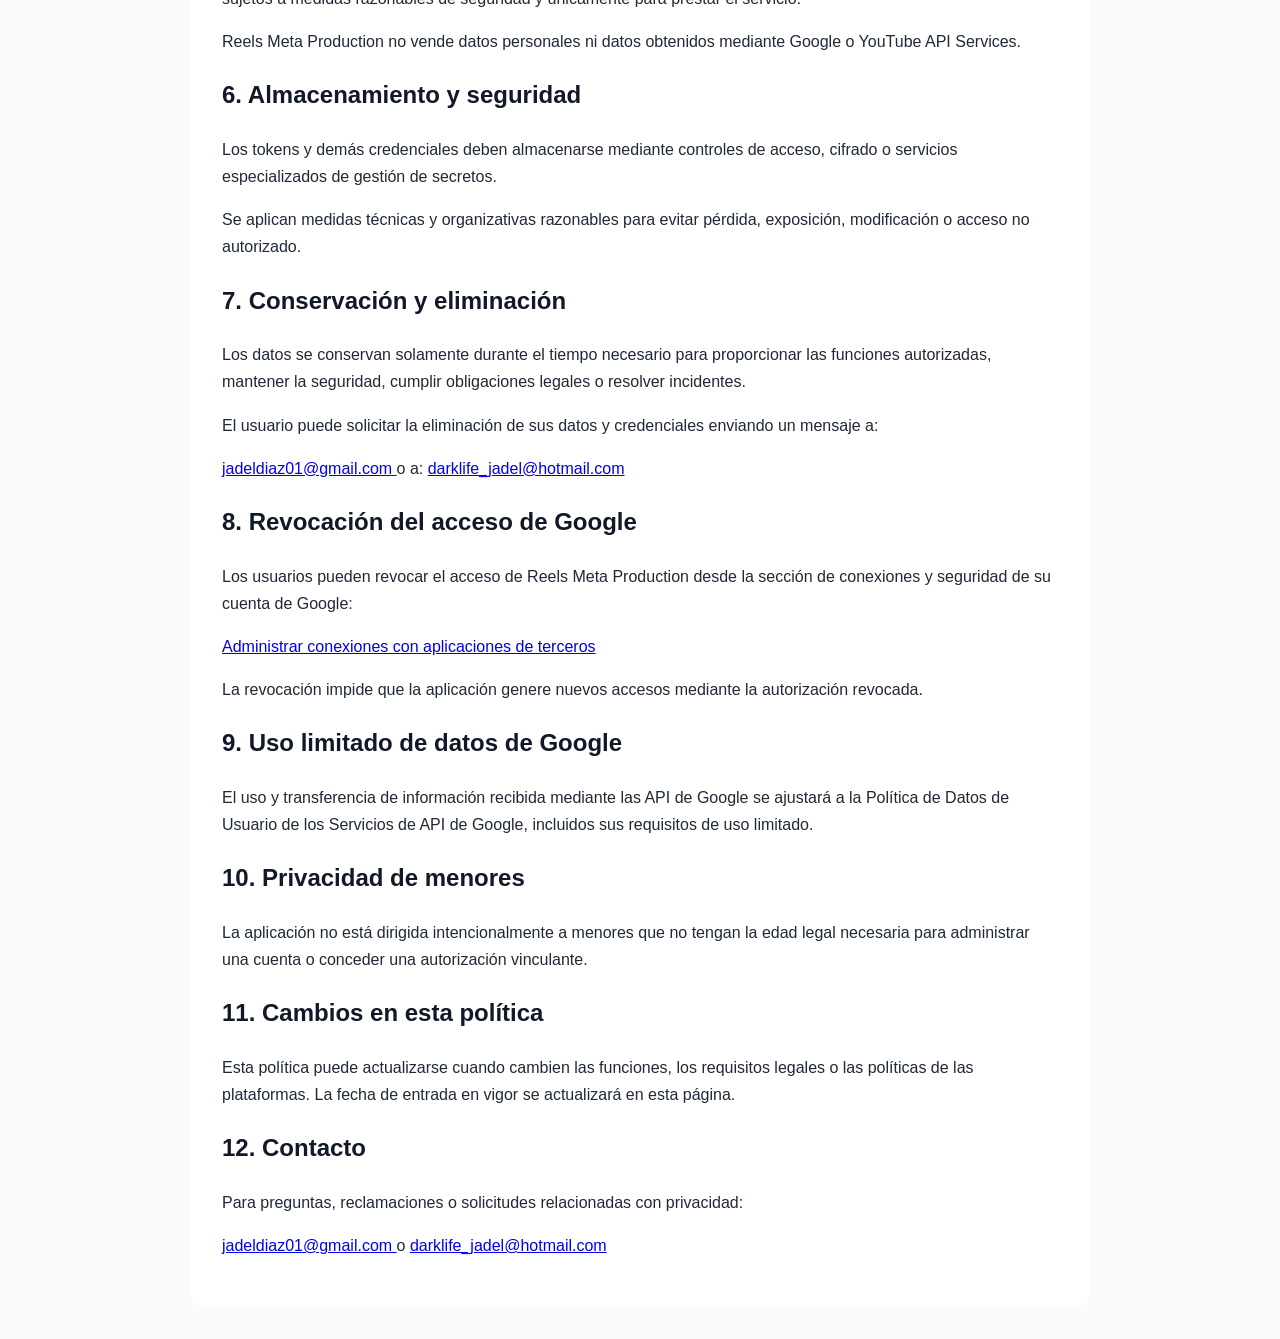
<file: privacy.html>
<!DOCTYPE html>
<html lang="es">
<head>
  <meta charset="UTF-8">
  <meta name="viewport" content="width=device-width, initial-scale=1.0">

  <title>Política de Privacidad | Reels Meta Production</title>

  <style>
    body {
      font-family: Arial, sans-serif;
      line-height: 1.7;
      max-width: 900px;
      margin: 0 auto;
      padding: 32px 20px;
      color: #1f2937;
      background: #f8fafc;
    }

    main {
      background: white;
      padding: 32px;
      border-radius: 14px;
    }

    h1, h2 {
      color: #111827;
    }

    nav {
      margin-bottom: 28px;
    }

    nav a {
      margin-right: 16px;
    }
  </style>
</head>

<body>
  <main>
    <nav>
      <a href="./">Página principal</a>
      <a href="./terms.html">Condiciones del Servicio</a>
    </nav>

    <h1>Política de Privacidad de Reels Meta Production</h1>

    <p><strong>Fecha de entrada en vigor:</strong> 10 de julio de 2026</p>

    <h2>1. Identidad y propósito</h2>

    <p>
      Reels Meta Production es una aplicación de automatización supervisada
      que permite a usuarios autorizados preparar, revisar y publicar
      contenido propio en plataformas de redes sociales.
    </p>

    <p>
      Esta política explica qué información puede procesar la aplicación,
      cómo se utiliza, cómo se protege y qué opciones tienen los usuarios.
    </p>

    <h2>2. Uso de YouTube API Services</h2>

    <p>
      Reels Meta Production utiliza YouTube API Services para proporcionar
      funciones relacionadas con la publicación de videos en canales de
      YouTube expresamente autorizados por sus propietarios o administradores.
    </p>

    <p>
      El uso de YouTube mediante esta aplicación también está sujeto a las
      Condiciones del Servicio de YouTube:
    </p>

    <p>
      <a
        href="https://www.youtube.com/t/terms"
        target="_blank"
        rel="noopener noreferrer"
      >
        Condiciones del Servicio de YouTube
      </a>
    </p>

    <p>
      Puedes consultar la Política de Privacidad de Google en:
    </p>

    <p>
      <a
        href="https://policies.google.com/privacy"
        target="_blank"
        rel="noopener noreferrer"
      >
        Política de Privacidad de Google
      </a>
    </p>

    <h2>3. Información a la que puede acceder la aplicación</h2>

    <p>
      Dependiendo de las funciones autorizadas por el usuario, la aplicación
      puede procesar:
    </p>

    <ul>
      <li>
        Tokens de autorización OAuth 2.0 emitidos por Google.
      </li>
      <li>
        Identificadores técnicos de la cuenta o canal autorizado.
      </li>
      <li>
        Videos, títulos, descripciones, etiquetas y configuraciones de
        privacidad proporcionados por el usuario para su publicación.
      </li>
      <li>
        Resultados técnicos de las operaciones de carga y publicación.
      </li>
      <li>
        Registros de seguridad, errores, auditoría y funcionamiento.
      </li>
      <li>
        Datos mínimos de pago o comprobantes enviados por el usuario. Esta
        página no recopila ni almacena números completos de tarjeta.
      </li>
    </ul>

    <p>
      Reels Meta Production no solicita ni almacena la contraseña de la
      cuenta de Google o YouTube.
    </p>

    <h2>4. Cómo se utiliza la información</h2>

    <p>La información se utiliza exclusivamente para:</p>

    <ul>
      <li>Autenticar al usuario mediante OAuth 2.0.</li>
      <li>Ejecutar las funciones autorizadas por el usuario.</li>
      <li>Subir contenido al canal seleccionado.</li>
      <li>Validar el estado de una publicación.</li>
      <li>Prevenir errores, accesos no autorizados y abuso.</li>
      <li>Conservar registros técnicos y de auditoría necesarios.</li>
    </ul>

    <h2>5. Compartición de información</h2>

    <p>
      La aplicación puede transmitir la información necesaria a Google o
      YouTube para ejecutar las operaciones expresamente solicitadas por el
      usuario.
    </p>

    <p>
      También pueden utilizarse proveedores técnicos de infraestructura,
      almacenamiento, bases de datos o monitoreo, sujetos a medidas
      razonables de seguridad y únicamente para prestar el servicio.
    </p>

    <p>
      Reels Meta Production no vende datos personales ni datos obtenidos
      mediante Google o YouTube API Services.
    </p>

    <h2>6. Almacenamiento y seguridad</h2>

    <p>
      Los tokens y demás credenciales deben almacenarse mediante controles
      de acceso, cifrado o servicios especializados de gestión de secretos.
    </p>

    <p>
      Se aplican medidas técnicas y organizativas razonables para evitar
      pérdida, exposición, modificación o acceso no autorizado.
    </p>

    <h2>7. Conservación y eliminación</h2>

    <p>
      Los datos se conservan solamente durante el tiempo necesario para
      proporcionar las funciones autorizadas, mantener la seguridad, cumplir
      obligaciones legales o resolver incidentes.
    </p>

    <p>
      El usuario puede solicitar la eliminación de sus datos y credenciales
      enviando un mensaje a:
    </p>

    <p>
      <a href="mailto:jadeldiaz01@gmail.com">
        jadeldiaz01@gmail.com
      </a>
      o a:
      <a href="mailto:darklife_jadel@hotmail.com">
        darklife_jadel@hotmail.com
      </a>
    </p>

    <h2>8. Revocación del acceso de Google</h2>

    <p>
      Los usuarios pueden revocar el acceso de Reels Meta Production desde
      la sección de conexiones y seguridad de su cuenta de Google:
    </p>

    <p>
      <a
        href="https://myaccount.google.com/connections"
        target="_blank"
        rel="noopener noreferrer"
      >
        Administrar conexiones con aplicaciones de terceros
      </a>
    </p>

    <p>
      La revocación impide que la aplicación genere nuevos accesos mediante
      la autorización revocada.
    </p>

    <h2>9. Uso limitado de datos de Google</h2>

    <p>
      El uso y transferencia de información recibida mediante las API de
      Google se ajustará a la Política de Datos de Usuario de los Servicios
      de API de Google, incluidos sus requisitos de uso limitado.
    </p>

    <h2>10. Privacidad de menores</h2>

    <p>
      La aplicación no está dirigida intencionalmente a menores que no tengan
      la edad legal necesaria para administrar una cuenta o conceder una
      autorización vinculante.
    </p>

    <h2>11. Cambios en esta política</h2>

    <p>
      Esta política puede actualizarse cuando cambien las funciones, los
      requisitos legales o las políticas de las plataformas. La fecha de
      entrada en vigor se actualizará en esta página.
    </p>

    <h2>12. Contacto</h2>

    <p>
      Para preguntas, reclamaciones o solicitudes relacionadas con
      privacidad:
    </p>

    <p>
      <a href="mailto:jadeldiaz01@gmail.com">
        jadeldiaz01@gmail.com
      </a>
      o
      <a href="mailto:darklife_jadel@hotmail.com">
        darklife_jadel@hotmail.com
      </a>
    </p>
  </main>
</body>
</html>
</file>
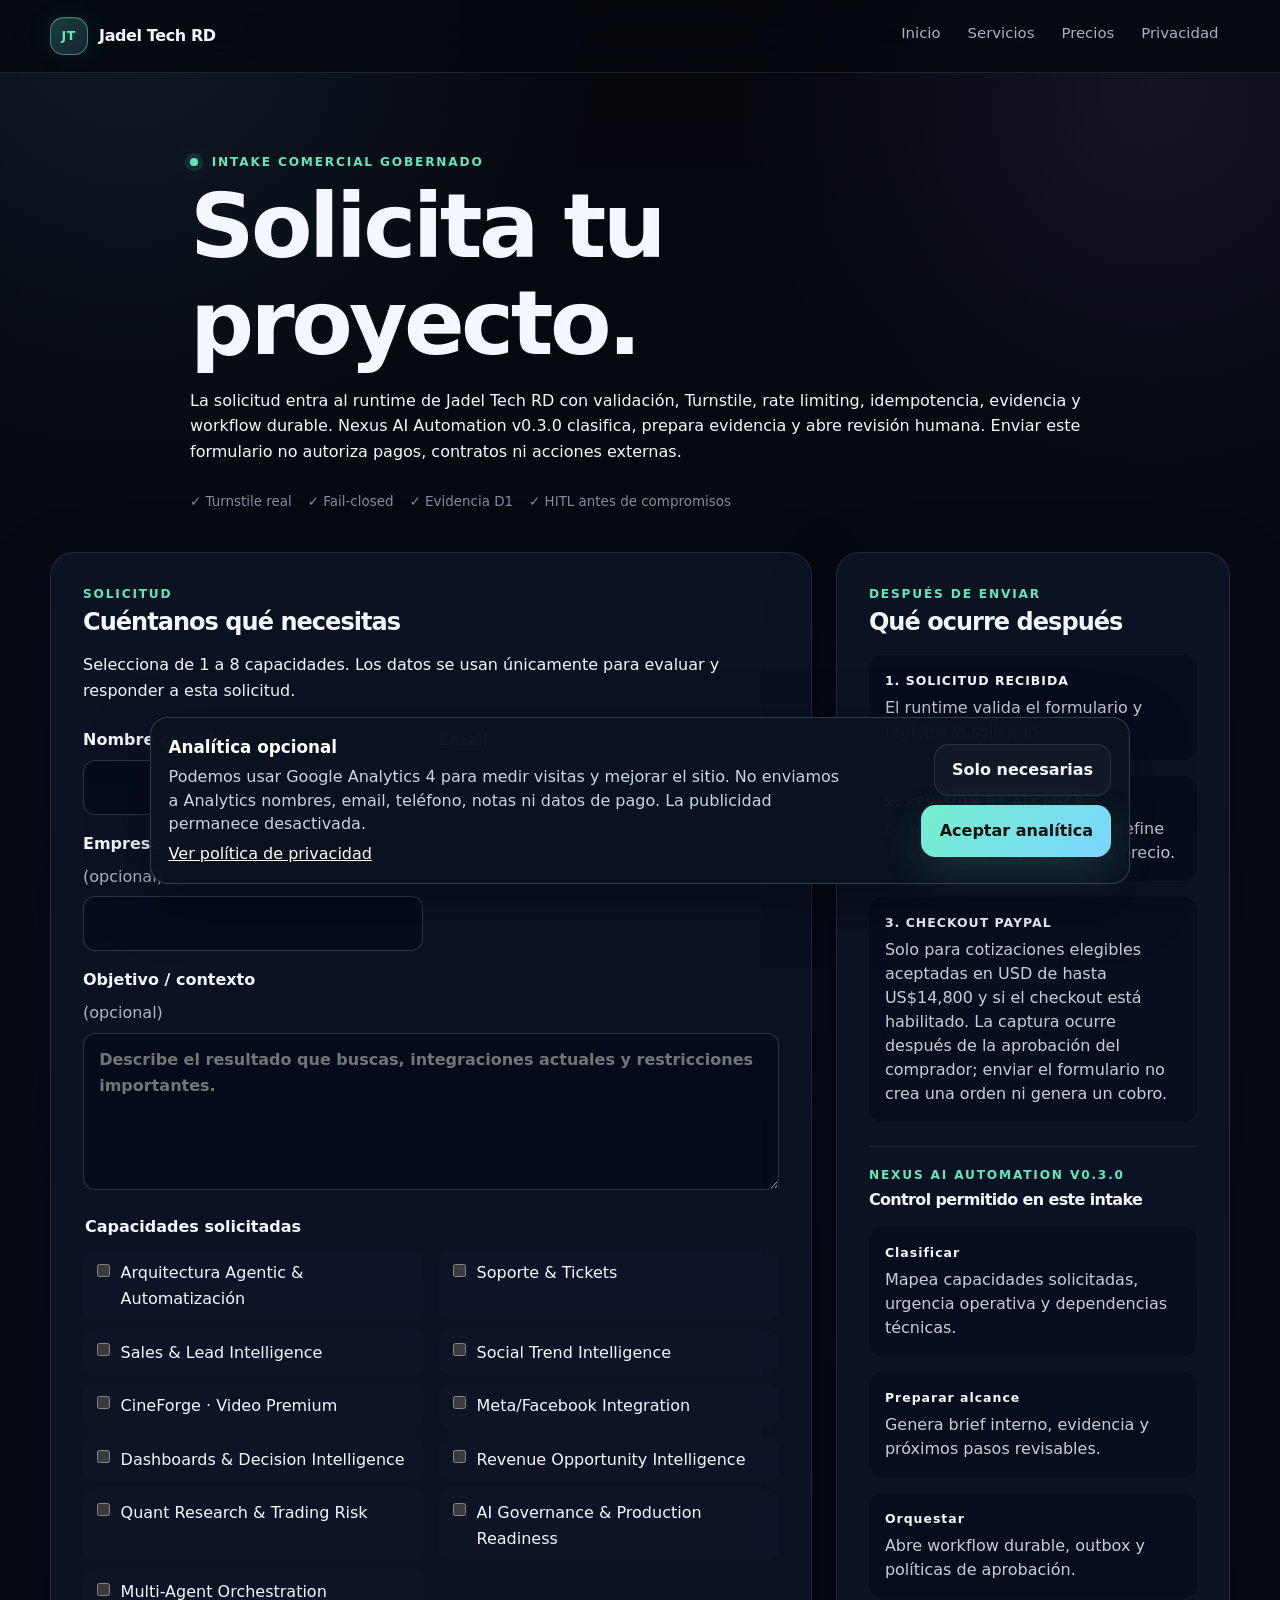
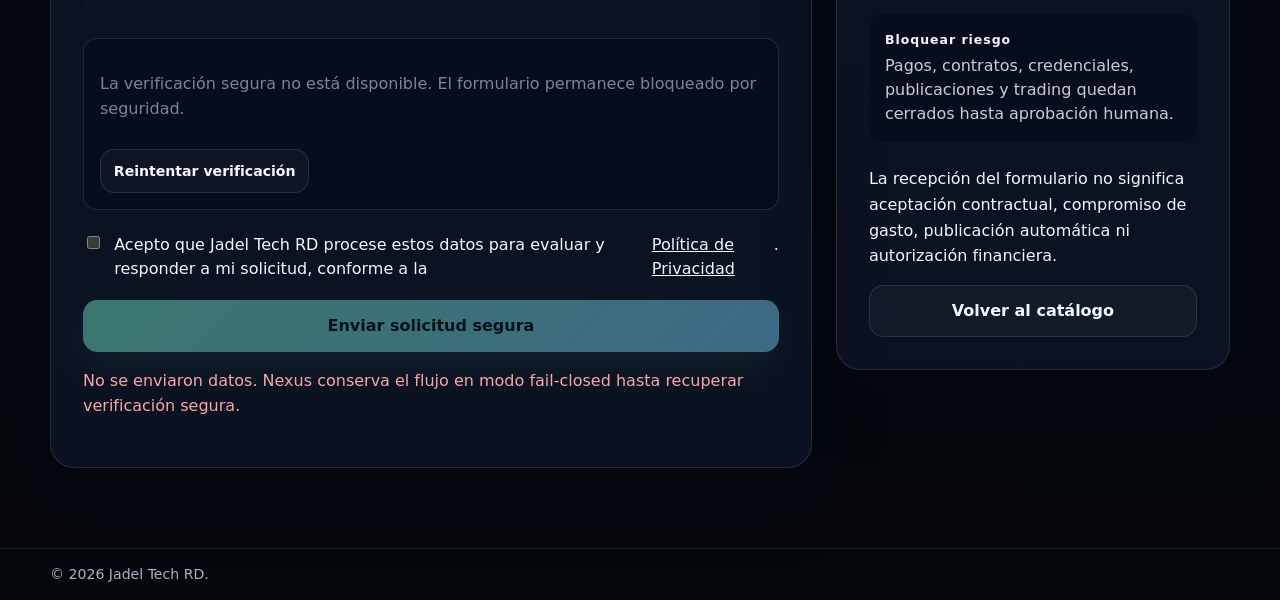
<file: solicitar-proyecto.html>
<!doctype html>
<html lang="es">
<head>
  <meta charset="utf-8">
  <meta name="viewport" content="width=device-width, initial-scale=1">
  <meta name="theme-color" content="#0b1220">
  <meta http-equiv="Content-Security-Policy" content="default-src 'none'; script-src 'self' https://*.googletagmanager.com https://challenges.cloudflare.com; style-src 'self'; img-src 'self' data: https://*.google-analytics.com https://*.googletagmanager.com; font-src 'self'; connect-src https://intake.jadeltechrd.com https://challenges.cloudflare.com https://*.googletagmanager.com https://*.google-analytics.com https://*.analytics.google.com https://*.google.com; frame-src https://challenges.cloudflare.com; object-src 'none'; base-uri 'none'; form-action 'none'; manifest-src 'self'; upgrade-insecure-requests">
  <meta name="referrer" content="strict-origin-when-cross-origin">
  <meta name="description" content="Solicita un proyecto de agentes de IA, automatización e integraciones a Jadel Tech RD mediante un flujo protegido, auditable y supervisado.">
  <title>Solicitar proyecto | Jadel Tech RD</title>
  <link rel="canonical" href="https://jadeltechrd.com/solicitar-proyecto.html">
  <link rel="stylesheet" href="/styles.css">
  <link rel="stylesheet" href="/project-request.css">
  <link rel="stylesheet" href="/analytics-consent.css">
  <script src="https://challenges.cloudflare.com/turnstile/v0/api.js?render=explicit" defer></script>
  <script src="/ga4-config.js" defer></script>
  <script src="/ga4-loader.js" defer></script>
  <script src="/analytics-consent.js" defer></script>
  <script src="/revenue-funnel.js" defer></script>
  <script type="module" src="/project-request.js"></script>
</head>
<body>
  <a class="skip-link" href="#main">Saltar al contenido</a>
  <header class="site-header">
    <div class="shell header-inner">
      <a class="brand" href="/" aria-label="Jadel Tech RD - Inicio"><span class="brand-mark" aria-hidden="true">JT</span><span>Jadel Tech RD</span></a>
      <nav class="nav" aria-label="Navegación principal">
        <a href="/">Inicio</a><a href="/#servicios">Servicios</a><a href="/#precios">Precios</a><a href="/?view=privacy">Privacidad</a>
      </nav>
    </div>
  </header>

  <main id="main" class="shell request-shell">
    <section class="request-hero">
      <div class="eyebrow"><span class="live-dot"></span> Intake comercial gobernado</div>
      <h1 id="request-hero-title">Solicita tu proyecto.</h1>
      <p class="lead" id="request-hero-lead">La solicitud entra al runtime de Jadel Tech RD con validación, Turnstile, rate limiting, idempotencia, evidencia y workflow durable. Nexus AI Automation v0.3.0 clasifica, prepara evidencia y abre revisión humana. Enviar este formulario no autoriza pagos, contratos ni acciones externas.</p>
      <div class="hero-trust"><span>✓ Turnstile real</span><span>✓ Fail-closed</span><span>✓ Evidencia D1</span><span>✓ HITL antes de compromisos</span></div>
    </section>

    <section class="request-grid" aria-labelledby="request-title">
      <form id="project-request-form" class="request-card" novalidate>
        <div>
          <div class="eyebrow">Solicitud</div>
          <h2 id="request-title">Cuéntanos qué necesitas</h2>
          <p id="request-form-intro">Selecciona de 1 a 8 capacidades. Los datos se usan únicamente para evaluar y responder a esta solicitud.</p>
          <p id="blueprint-service-summary" hidden>Servicio seleccionado: AI Automation Blueprint · un flujo</p>
        </div>

        <div class="form-grid">
          <label>Nombre completo<input name="name" autocomplete="name" minlength="2" maxlength="100" required></label>
          <label>Email<input name="email" type="email" autocomplete="email" maxlength="254" required></label>
          <label>Empresa <span>(opcional)</span><input name="company" autocomplete="organization" maxlength="120"></label>
          <label class="full-field">Objetivo / contexto <span>(opcional)</span><textarea name="notes" maxlength="2000" rows="5" placeholder="Describe el resultado que buscas, integraciones actuales y restricciones importantes."></textarea></label>
        </div>

        <fieldset class="service-selector">
          <legend>Capacidades solicitadas</legend>
          <label><input type="checkbox" name="service_ids" value="architecture"> Arquitectura Agentic & Automatización</label>
          <label><input type="checkbox" name="service_ids" value="support"> Soporte & Tickets</label>
          <label><input type="checkbox" name="service_ids" value="sales"> Sales & Lead Intelligence</label>
          <label><input type="checkbox" name="service_ids" value="social"> Social Trend Intelligence</label>
          <label><input type="checkbox" name="service_ids" value="cineforge"> CineForge · Video Premium</label>
          <label><input type="checkbox" name="service_ids" value="meta"> Meta/Facebook Integration</label>
          <label><input type="checkbox" name="service_ids" value="analytics"> Dashboards & Decision Intelligence</label>
          <label><input type="checkbox" name="service_ids" value="revenue"> Revenue Opportunity Intelligence</label>
          <label><input type="checkbox" name="service_ids" value="quant"> Quant Research & Trading Risk</label>
          <label><input type="checkbox" name="service_ids" value="governance"> AI Governance & Production Readiness</label>
          <label><input type="checkbox" name="service_ids" value="multiagent"> Multi-Agent Orchestration</label>
        </fieldset>

        <div class="turnstile-panel">
          <div id="turnstile-widget" aria-label="Verificación anti-bot"></div>
          <p id="turnstile-status" class="muted" role="status">Preparando verificación segura…</p>
          <button class="button secondary compact" id="retry-runtime" type="button" hidden>Reintentar verificación</button>
        </div>

        <label class="consent-row"><input id="privacy-consent" type="checkbox" required> Acepto que Jadel Tech RD procese estos datos para evaluar y responder a mi solicitud, conforme a la <a href="/?view=privacy">Política de Privacidad</a>.</label>
        <button class="button primary full" id="submit-project" type="submit" disabled>Enviar solicitud segura</button>
        <p id="request-status" class="request-status" role="status" aria-live="polite"></p>
      </form>

      <section id="request-confirmation" class="request-card request-confirmation" aria-labelledby="request-confirmation-title" tabindex="-1" hidden>
        <div class="eyebrow">Solicitud registrada</div>
        <h2 id="request-confirmation-title">Gracias. Ya tenemos tu solicitud.</h2>
        <p id="request-confirmation-summary" class="request-confirmation-summary" role="status" aria-live="polite"></p>
        <ol class="request-confirmation-steps">
          <li><strong>Revisión de alcance y precio</strong><span>La solicitud se revisará antes de preparar una cotización.</span></li>
          <li><strong>Aceptación de la cotización</strong><span>Podrás revisar y aceptar el alcance y el importe propuestos.</span></li>
          <li><strong>Checkout PayPal individual</strong><span>Se habilita después de aceptar una cotización elegible en USD de hasta US$14,800 y confirmar la disponibilidad del checkout. Tras aprobarla, PayPal puede capturar automáticamente el importe.</span></li>
        </ol>
        <p class="request-confirmation-payment">Enviar esta solicitud no crea una cotización ni una orden PayPal y no inicia un cobro.</p>
        <a class="button secondary full" href="/#servicios">Volver al catálogo</a>
      </section>

      <aside id="request-assurance" class="request-card request-assurance">
        <div class="eyebrow">Después de enviar</div>
        <h2>Qué ocurre después</h2>
        <ol>
          <li><strong>1. SOLICITUD RECIBIDA</strong><span>El runtime valida el formulario y registra la solicitud.</span></li>
          <li><strong>2. REVISIÓN DE ALCANCE</strong><span>Se revisan los servicios y se define una cotización con alcance y precio.</span></li>
          <li><strong>3. CHECKOUT PAYPAL</strong><span>Solo para cotizaciones elegibles aceptadas en USD de hasta US$14,800 y si el checkout está habilitado. La captura ocurre después de la aprobación del comprador; enviar el formulario no crea una orden ni genera un cobro.</span></li>
        </ol>
        <div class="nexus-intake-panel" aria-labelledby="nexus-intake-title">
          <div class="eyebrow">Nexus AI Automation v0.3.0</div>
          <h3 id="nexus-intake-title">Control permitido en este intake</h3>
          <ul>
            <li><strong>Clasificar</strong><span>Mapea capacidades solicitadas, urgencia operativa y dependencias técnicas.</span></li>
            <li><strong>Preparar alcance</strong><span>Genera brief interno, evidencia y próximos pasos revisables.</span></li>
            <li><strong>Orquestar</strong><span>Abre workflow durable, outbox y políticas de aprobación.</span></li>
            <li><strong>Bloquear riesgo</strong><span>Pagos, contratos, credenciales, publicaciones y trading quedan cerrados hasta aprobación humana.</span></li>
          </ul>
        </div>
        <p>La recepción del formulario no significa aceptación contractual, compromiso de gasto, publicación automática ni autorización financiera.</p>
        <a class="button secondary full" href="/#servicios">Volver al catálogo</a>
      </aside>
    </section>
  </main>

  <footer class="site-footer"><div class="shell"><p>© <span id="year">2026</span> Jadel Tech RD.</p></div></footer>
</body>
</html>
</file>
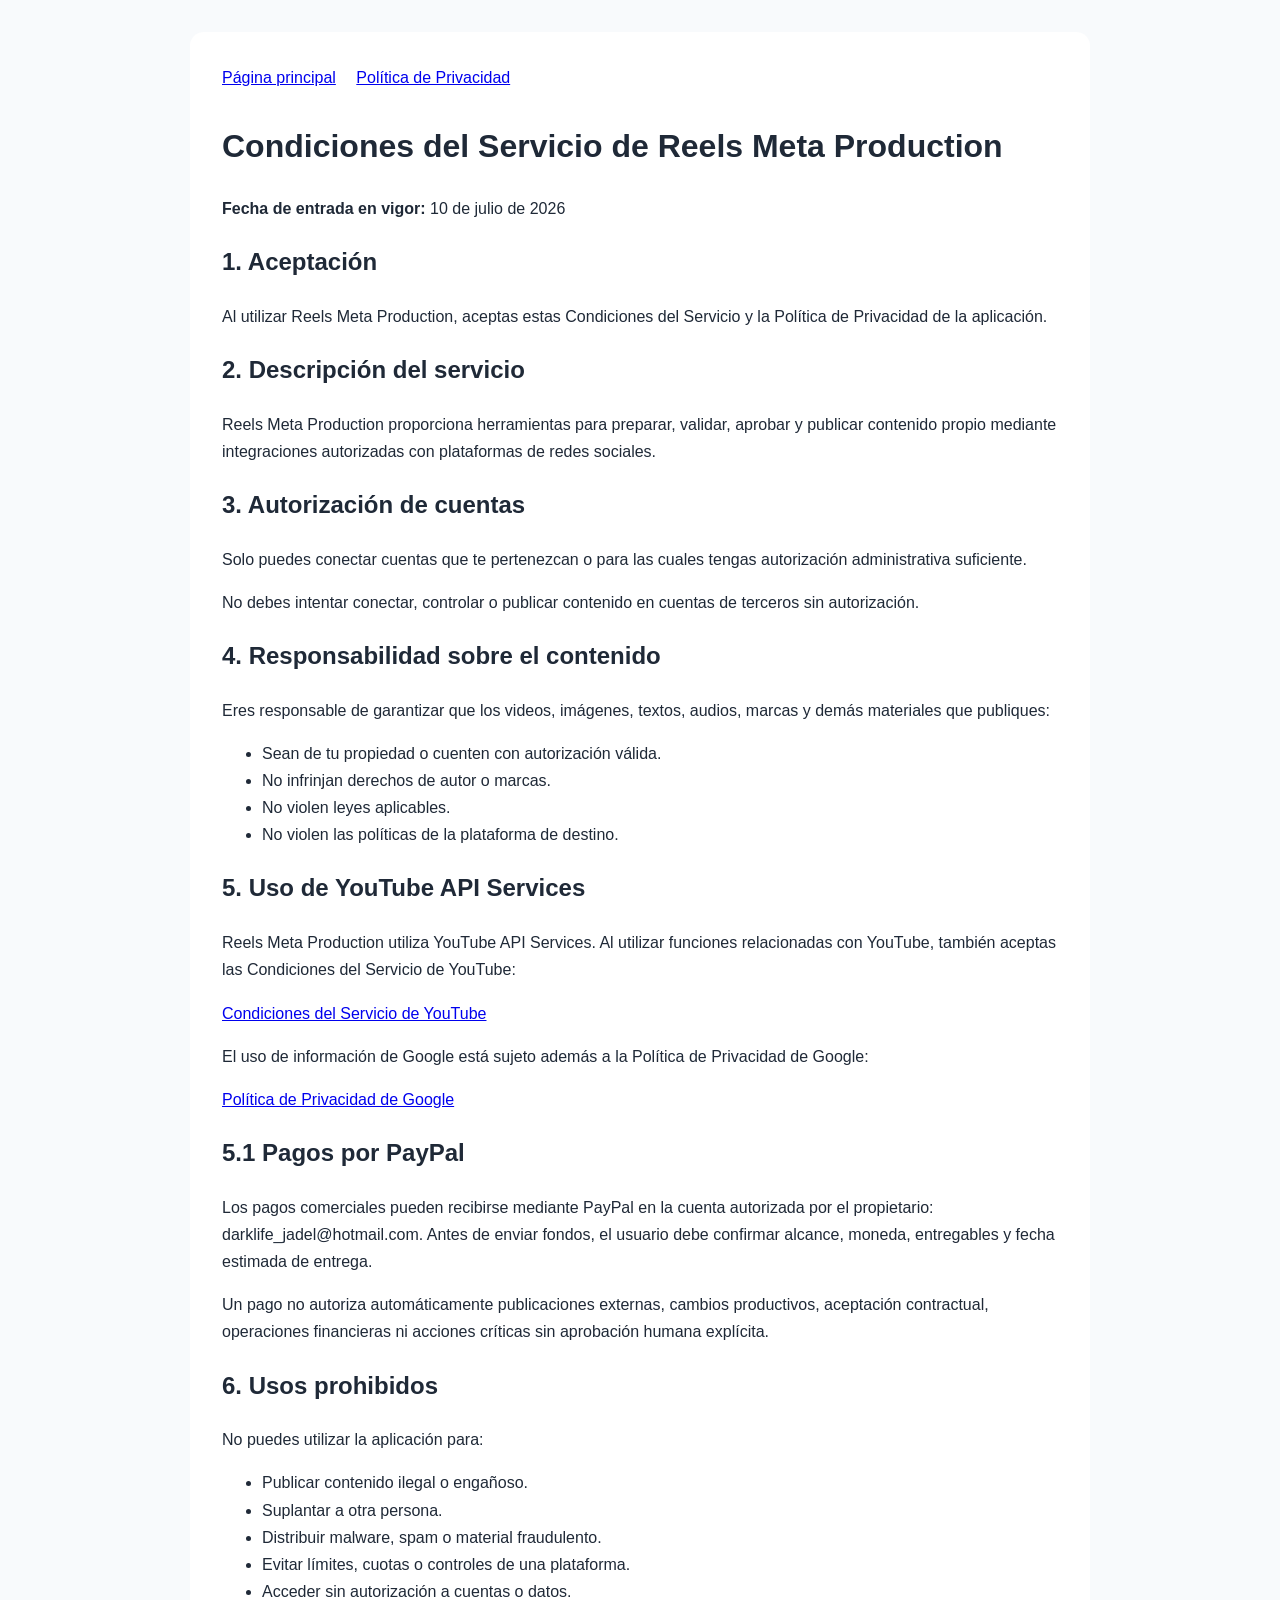
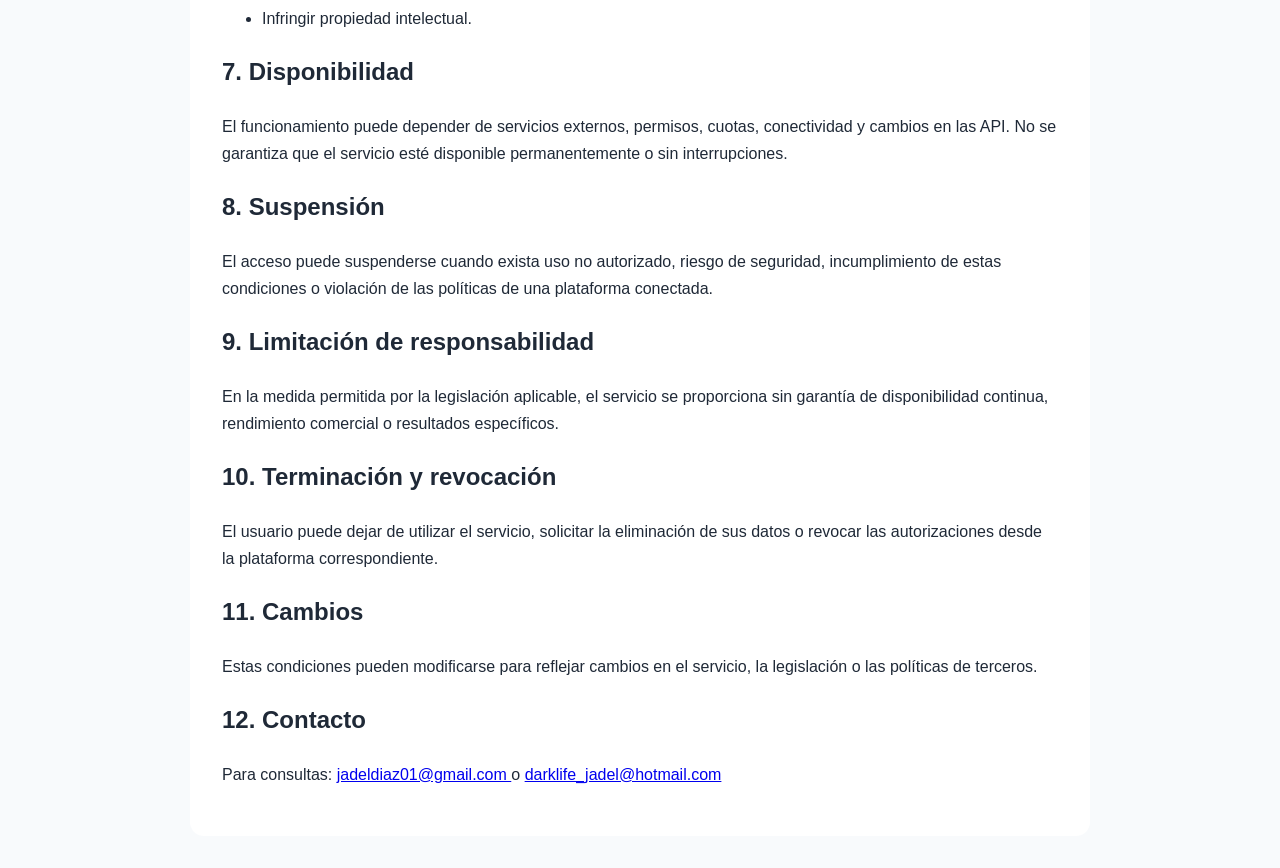
<file: terms.html>
<!DOCTYPE html>
<html lang="es">
<head>
  <meta charset="UTF-8">
  <meta name="viewport" content="width=device-width, initial-scale=1.0">

  <title>Condiciones del Servicio | Reels Meta Production</title>

  <style>
    body {
      font-family: Arial, sans-serif;
      line-height: 1.7;
      max-width: 900px;
      margin: 0 auto;
      padding: 32px 20px;
      color: #1f2937;
      background: #f8fafc;
    }

    main {
      background: white;
      padding: 32px;
      border-radius: 14px;
    }

    nav {
      margin-bottom: 28px;
    }

    nav a {
      margin-right: 16px;
    }
  </style>
</head>

<body>
  <main>
    <nav>
      <a href="./">Página principal</a>
      <a href="./privacy.html">Política de Privacidad</a>
    </nav>

    <h1>Condiciones del Servicio de Reels Meta Production</h1>

    <p><strong>Fecha de entrada en vigor:</strong> 10 de julio de 2026</p>

    <h2>1. Aceptación</h2>

    <p>
      Al utilizar Reels Meta Production, aceptas estas Condiciones del
      Servicio y la Política de Privacidad de la aplicación.
    </p>

    <h2>2. Descripción del servicio</h2>

    <p>
      Reels Meta Production proporciona herramientas para preparar, validar,
      aprobar y publicar contenido propio mediante integraciones autorizadas
      con plataformas de redes sociales.
    </p>

    <h2>3. Autorización de cuentas</h2>

    <p>
      Solo puedes conectar cuentas que te pertenezcan o para las cuales
      tengas autorización administrativa suficiente.
    </p>

    <p>
      No debes intentar conectar, controlar o publicar contenido en cuentas
      de terceros sin autorización.
    </p>

    <h2>4. Responsabilidad sobre el contenido</h2>

    <p>
      Eres responsable de garantizar que los videos, imágenes, textos,
      audios, marcas y demás materiales que publiques:
    </p>

    <ul>
      <li>Sean de tu propiedad o cuenten con autorización válida.</li>
      <li>No infrinjan derechos de autor o marcas.</li>
      <li>No violen leyes aplicables.</li>
      <li>No violen las políticas de la plataforma de destino.</li>
    </ul>

    <h2>5. Uso de YouTube API Services</h2>

    <p>
      Reels Meta Production utiliza YouTube API Services. Al utilizar
      funciones relacionadas con YouTube, también aceptas las Condiciones del
      Servicio de YouTube:
    </p>

    <p>
      <a
        href="https://www.youtube.com/t/terms"
        target="_blank"
        rel="noopener noreferrer"
      >
        Condiciones del Servicio de YouTube
      </a>
    </p>

    <p>
      El uso de información de Google está sujeto además a la Política de
      Privacidad de Google:
    </p>

    <p>
      <a
        href="https://policies.google.com/privacy"
        target="_blank"
        rel="noopener noreferrer"
      >
        Política de Privacidad de Google
      </a>
    </p>

    <h2>5.1 Pagos por PayPal</h2>

    <p>
      Los pagos comerciales pueden recibirse mediante PayPal en la cuenta
      autorizada por el propietario: darklife_jadel@hotmail.com. Antes de
      enviar fondos, el usuario debe confirmar alcance, moneda, entregables y
      fecha estimada de entrega.
    </p>

    <p>
      Un pago no autoriza automáticamente publicaciones externas, cambios
      productivos, aceptación contractual, operaciones financieras ni acciones
      críticas sin aprobación humana explícita.
    </p>

    <h2>6. Usos prohibidos</h2>

    <p>No puedes utilizar la aplicación para:</p>

    <ul>
      <li>Publicar contenido ilegal o engañoso.</li>
      <li>Suplantar a otra persona.</li>
      <li>Distribuir malware, spam o material fraudulento.</li>
      <li>Evitar límites, cuotas o controles de una plataforma.</li>
      <li>Acceder sin autorización a cuentas o datos.</li>
      <li>Infringir propiedad intelectual.</li>
    </ul>

    <h2>7. Disponibilidad</h2>

    <p>
      El funcionamiento puede depender de servicios externos, permisos,
      cuotas, conectividad y cambios en las API. No se garantiza que el
      servicio esté disponible permanentemente o sin interrupciones.
    </p>

    <h2>8. Suspensión</h2>

    <p>
      El acceso puede suspenderse cuando exista uso no autorizado, riesgo de
      seguridad, incumplimiento de estas condiciones o violación de las
      políticas de una plataforma conectada.
    </p>

    <h2>9. Limitación de responsabilidad</h2>

    <p>
      En la medida permitida por la legislación aplicable, el servicio se
      proporciona sin garantía de disponibilidad continua, rendimiento
      comercial o resultados específicos.
    </p>

    <h2>10. Terminación y revocación</h2>

    <p>
      El usuario puede dejar de utilizar el servicio, solicitar la eliminación
      de sus datos o revocar las autorizaciones desde la plataforma
      correspondiente.
    </p>

    <h2>11. Cambios</h2>

    <p>
      Estas condiciones pueden modificarse para reflejar cambios en el
      servicio, la legislación o las políticas de terceros.
    </p>

    <h2>12. Contacto</h2>

    <p>
      Para consultas:
      <a href="mailto:jadeldiaz01@gmail.com">
        jadeldiaz01@gmail.com
      </a>
      o
      <a href="mailto:darklife_jadel@hotmail.com">
        darklife_jadel@hotmail.com
      </a>
    </p>
  </main>
</body>
</html>
</file>
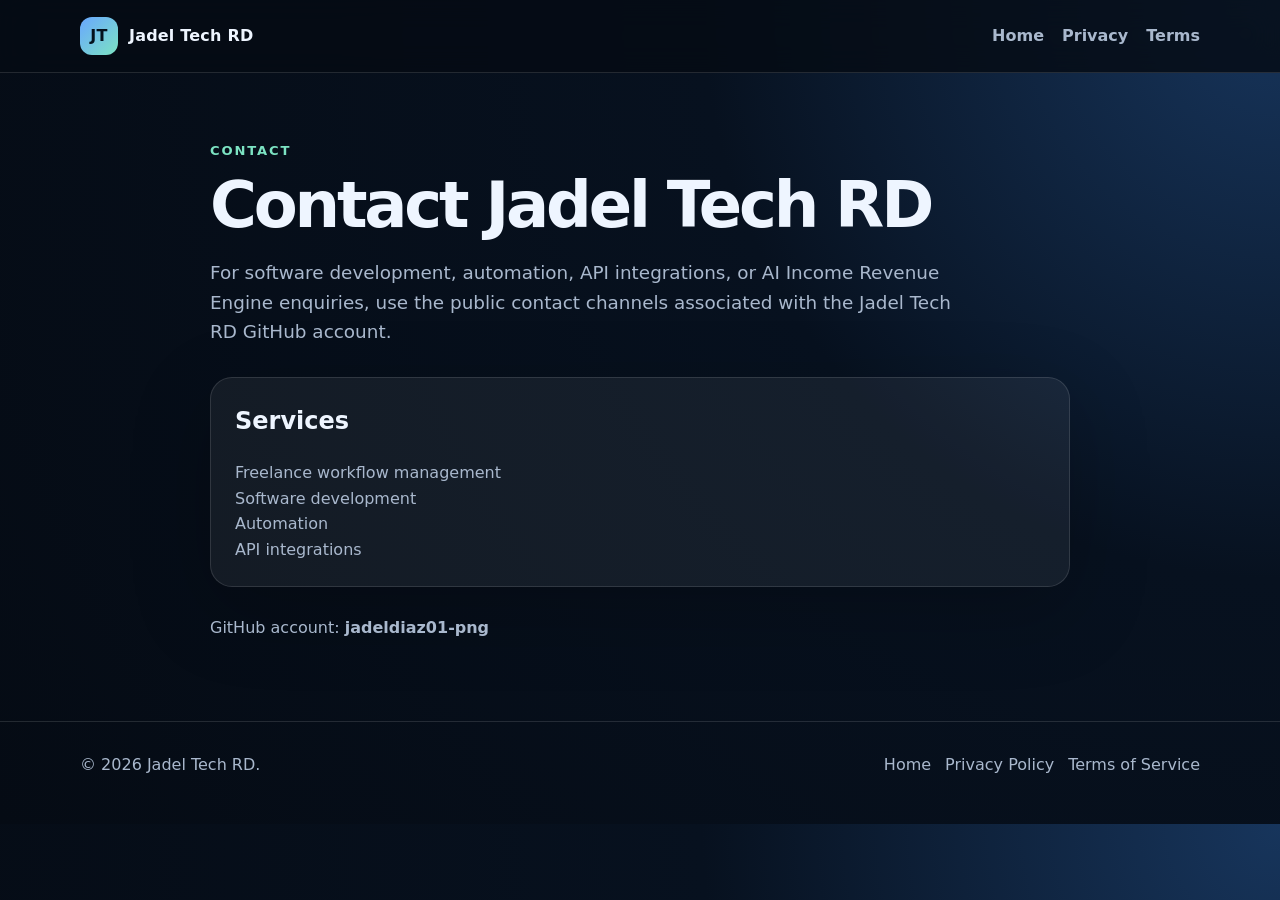
<file: jadel-tech-rd/contact.html>
<!doctype html>
<html lang="en">
<head>
  <meta charset="utf-8">
  <meta name="viewport" content="width=device-width,initial-scale=1">
  <title>Contact | Jadel Tech RD</title>
  <link rel="stylesheet" href="./styles.css">
</head>
<body>
<header><div class="container nav"><a class="brand" href="./"><span class="mark">JT</span><span>Jadel Tech RD</span></a><nav><a href="./">Home</a><a href="./privacy.html">Privacy</a><a href="./terms.html">Terms</a></nav></div></header>
<main><section><div class="container legal"><span class="eyebrow">Contact</span><h1>Contact Jadel Tech RD</h1><p class="lead">For software development, automation, API integrations, or AI Income Revenue Engine enquiries, use the public contact channels associated with the Jadel Tech RD GitHub account.</p><div class="card" style="margin-top:30px"><h2 style="margin-top:0">Services</h2><p>Freelance workflow management</p><p>Software development</p><p>Automation</p><p>API integrations</p></div><p style="margin-top:28px">GitHub account: <strong>jadeldiaz01-png</strong></p></div></section></main>
<footer><div class="container footer-grid"><div>© 2026 Jadel Tech RD.</div><div class="footer-links"><a href="./">Home</a><a href="./privacy.html">Privacy Policy</a><a href="./terms.html">Terms of Service</a></div></div></footer>
</body>
</html>
</file>
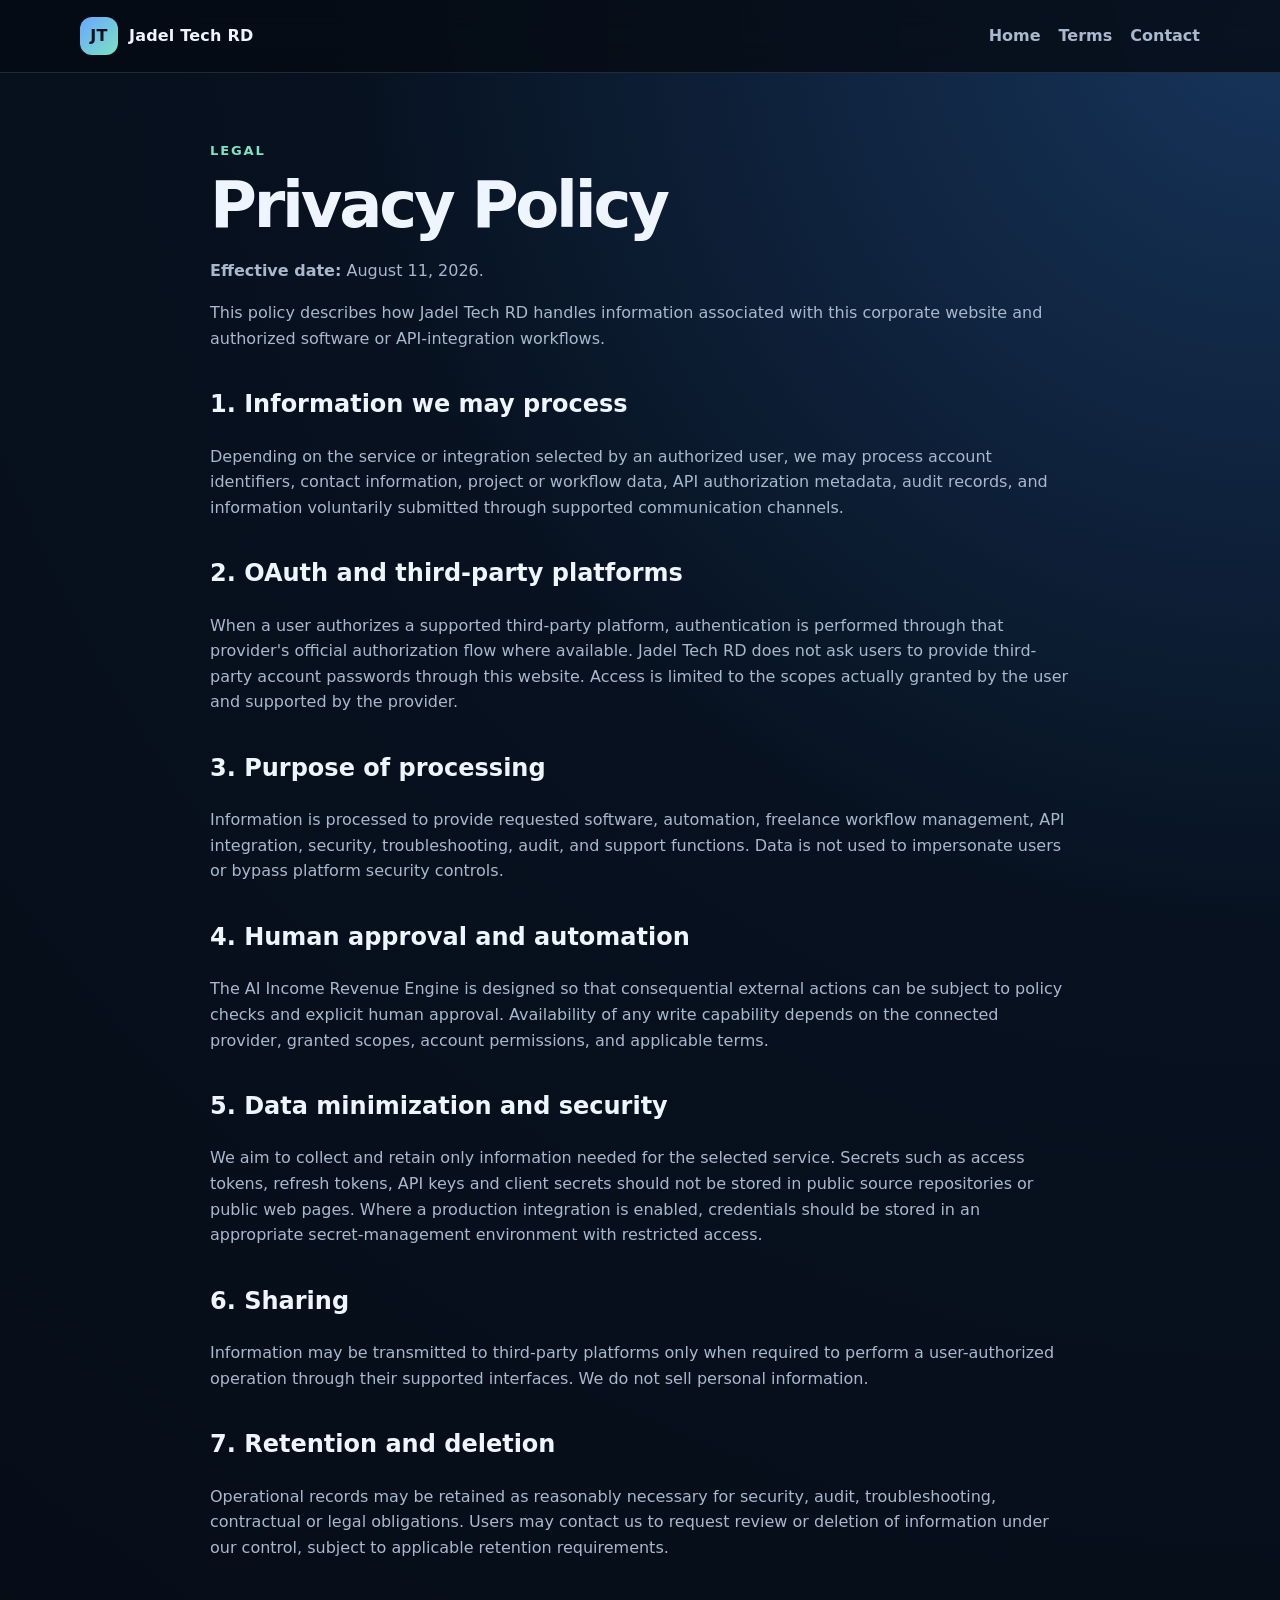
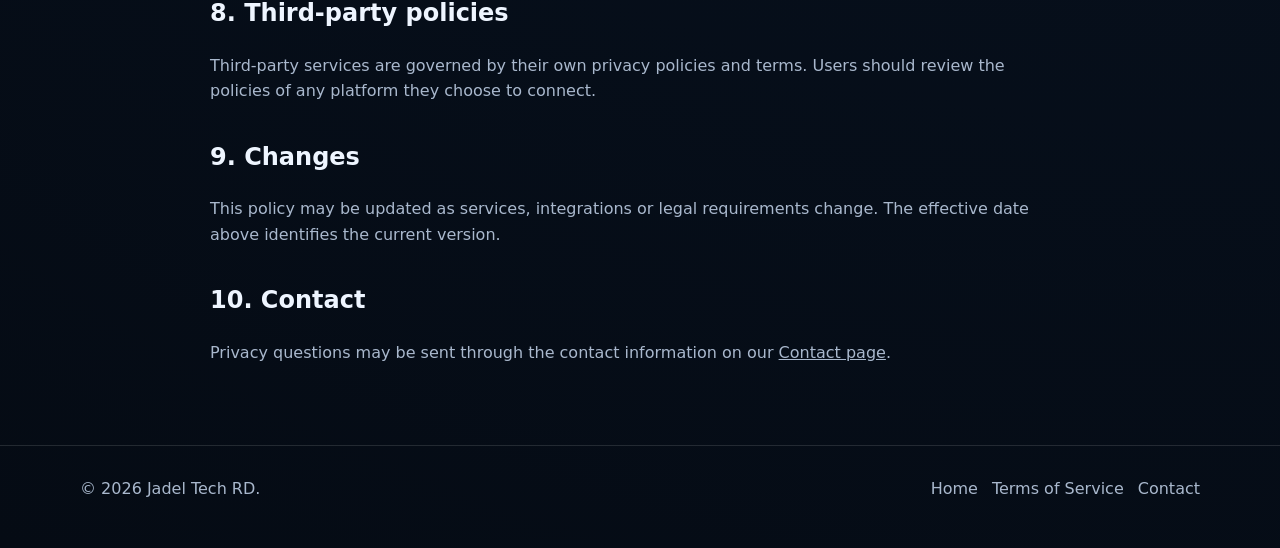
<file: jadel-tech-rd/privacy.html>
<!doctype html>
<html lang="en">
<head>
  <meta charset="utf-8">
  <meta name="viewport" content="width=device-width,initial-scale=1">
  <title>Privacy Policy | Jadel Tech RD</title>
  <meta name="description" content="Privacy Policy for Jadel Tech RD and the AI Income Revenue Engine corporate website.">
  <meta name="robots" content="index,follow">
  <link rel="canonical" href="https://jadeldiaz01-png.github.io/jadel-tech-rd/privacy.html">
  <link rel="stylesheet" href="./styles.css">
</head>
<body>
<header><div class="container nav"><a class="brand" href="./"><span class="mark">JT</span><span>Jadel Tech RD</span></a><nav><a href="./">Home</a><a href="./terms.html">Terms</a><a href="./contact.html">Contact</a></nav></div></header>
<main>
  <section>
    <div class="container legal">
      <span class="eyebrow">Legal</span>
      <h1>Privacy Policy</h1>
      <p><strong>Effective date:</strong> August 11, 2026.</p>
      <p>This policy describes how Jadel Tech RD handles information associated with this corporate website and authorized software or API-integration workflows.</p>

      <h2>1. Information we may process</h2>
      <p>Depending on the service or integration selected by an authorized user, we may process account identifiers, contact information, project or workflow data, API authorization metadata, audit records, and information voluntarily submitted through supported communication channels.</p>

      <h2>2. OAuth and third-party platforms</h2>
      <p>When a user authorizes a supported third-party platform, authentication is performed through that provider's official authorization flow where available. Jadel Tech RD does not ask users to provide third-party account passwords through this website. Access is limited to the scopes actually granted by the user and supported by the provider.</p>

      <h2>3. Purpose of processing</h2>
      <p>Information is processed to provide requested software, automation, freelance workflow management, API integration, security, troubleshooting, audit, and support functions. Data is not used to impersonate users or bypass platform security controls.</p>

      <h2>4. Human approval and automation</h2>
      <p>The AI Income Revenue Engine is designed so that consequential external actions can be subject to policy checks and explicit human approval. Availability of any write capability depends on the connected provider, granted scopes, account permissions, and applicable terms.</p>

      <h2>5. Data minimization and security</h2>
      <p>We aim to collect and retain only information needed for the selected service. Secrets such as access tokens, refresh tokens, API keys and client secrets should not be stored in public source repositories or public web pages. Where a production integration is enabled, credentials should be stored in an appropriate secret-management environment with restricted access.</p>

      <h2>6. Sharing</h2>
      <p>Information may be transmitted to third-party platforms only when required to perform a user-authorized operation through their supported interfaces. We do not sell personal information.</p>

      <h2>7. Retention and deletion</h2>
      <p>Operational records may be retained as reasonably necessary for security, audit, troubleshooting, contractual or legal obligations. Users may contact us to request review or deletion of information under our control, subject to applicable retention requirements.</p>

      <h2>8. Third-party policies</h2>
      <p>Third-party services are governed by their own privacy policies and terms. Users should review the policies of any platform they choose to connect.</p>

      <h2>9. Changes</h2>
      <p>This policy may be updated as services, integrations or legal requirements change. The effective date above identifies the current version.</p>

      <h2>10. Contact</h2>
      <p>Privacy questions may be sent through the contact information on our <a href="./contact.html">Contact page</a>.</p>
    </div>
  </section>
</main>
<footer><div class="container footer-grid"><div>© 2026 Jadel Tech RD.</div><div class="footer-links"><a href="./">Home</a><a href="./terms.html">Terms of Service</a><a href="./contact.html">Contact</a></div></div></footer>
</body>
</html>
</file>
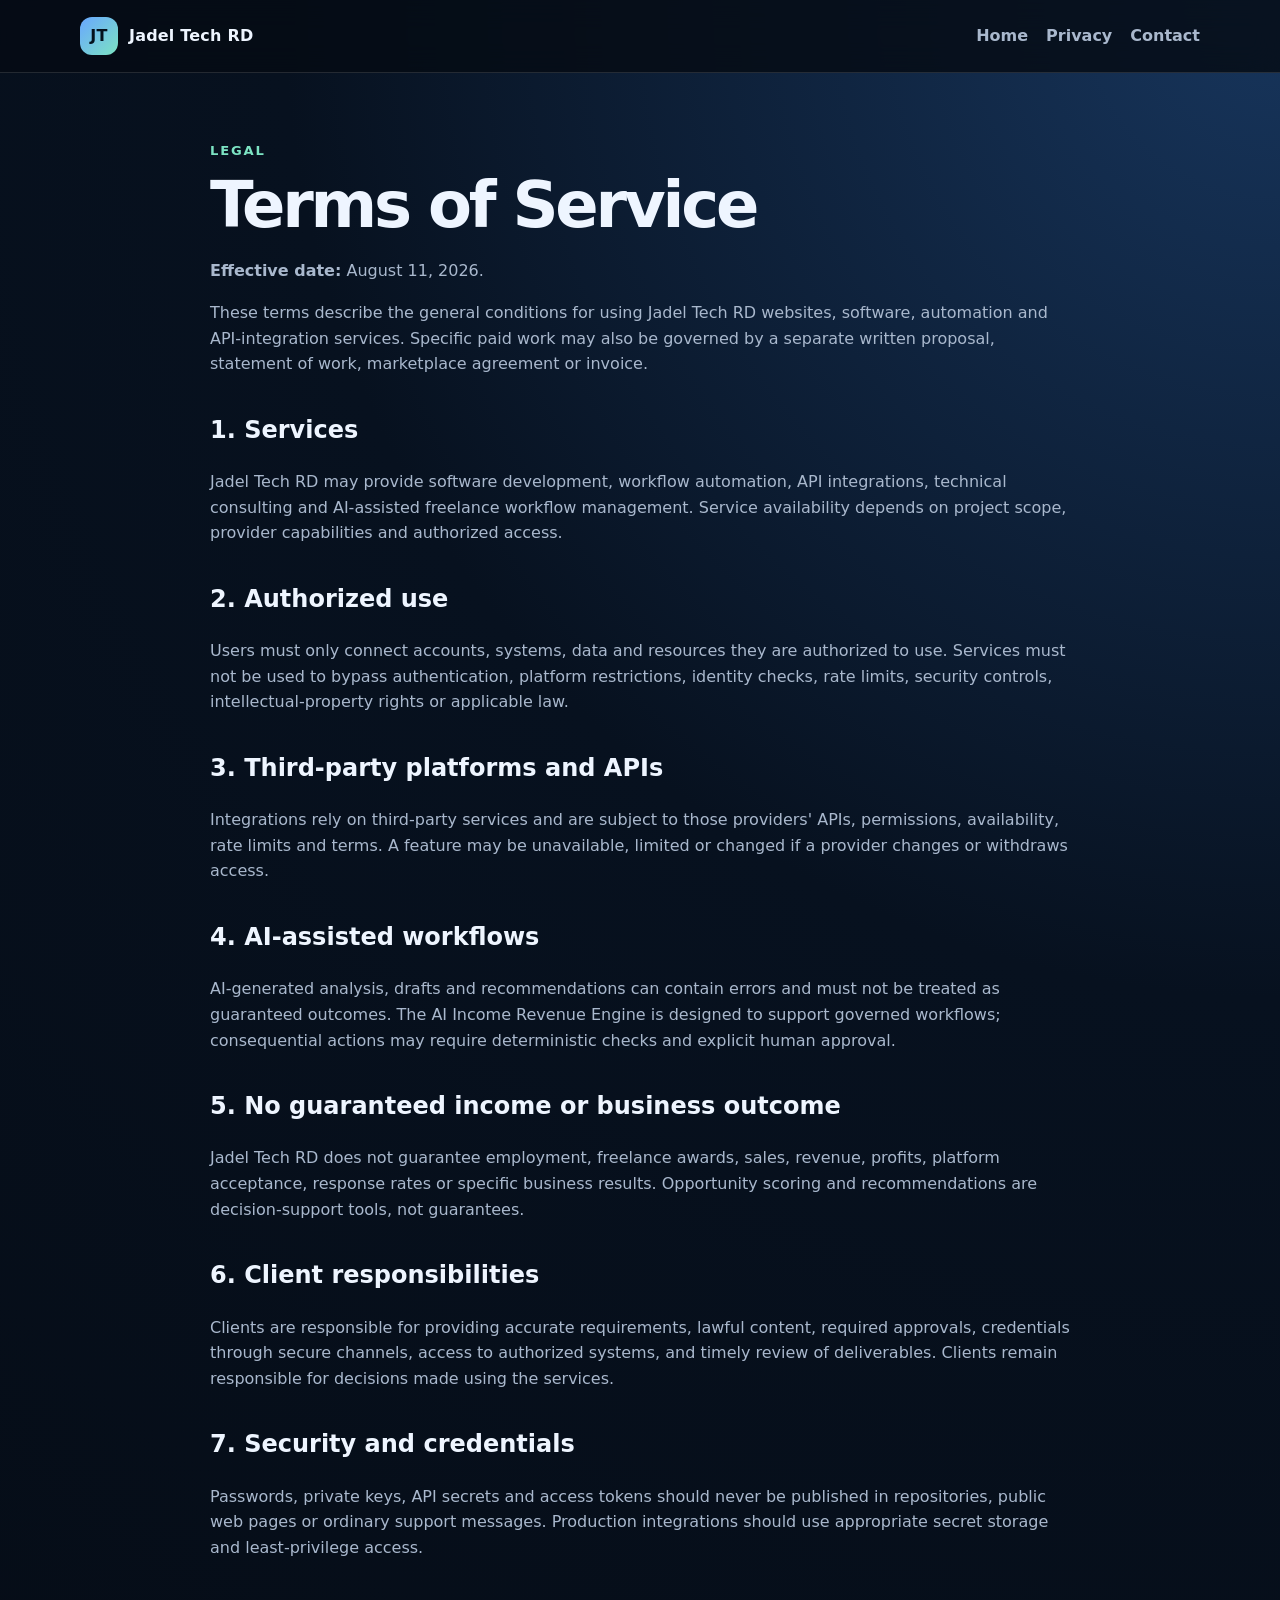
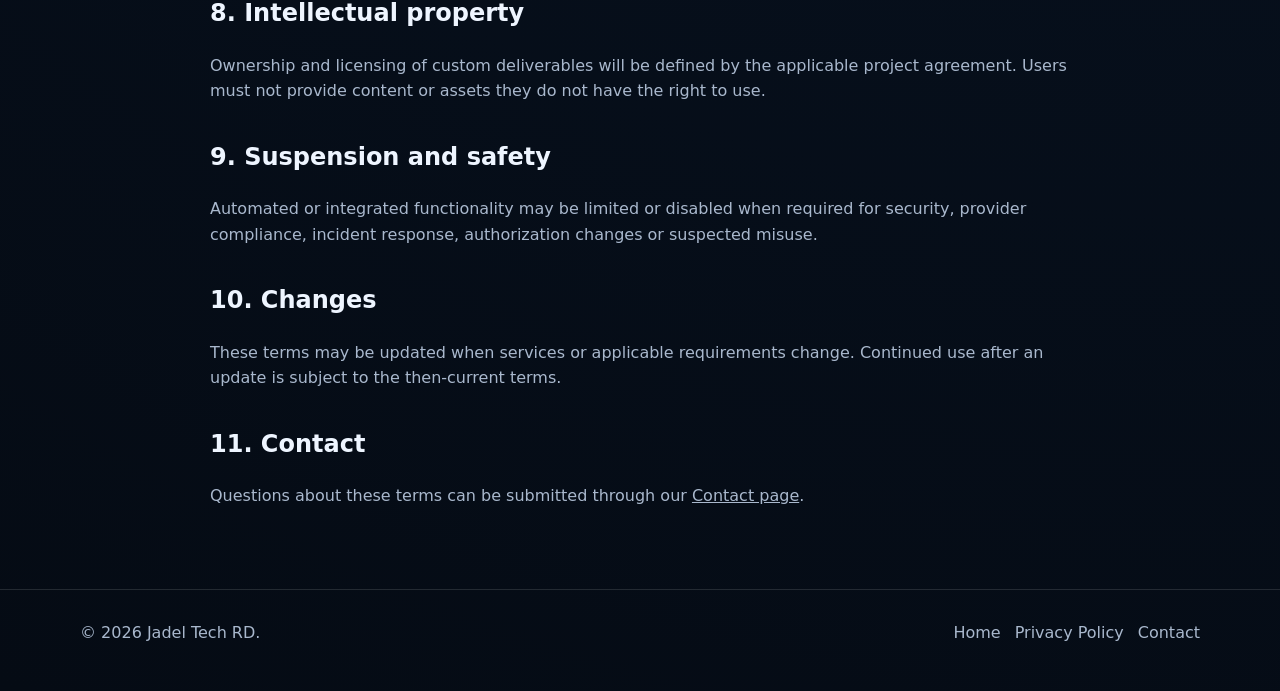
<file: jadel-tech-rd/terms.html>
<!doctype html>
<html lang="en">
<head>
  <meta charset="utf-8">
  <meta name="viewport" content="width=device-width,initial-scale=1">
  <title>Terms of Service | Jadel Tech RD</title>
  <meta name="description" content="Terms of Service for Jadel Tech RD and AI Income Revenue Engine services.">
  <meta name="robots" content="index,follow">
  <link rel="canonical" href="https://jadeldiaz01-png.github.io/jadel-tech-rd/terms.html">
  <link rel="stylesheet" href="./styles.css">
</head>
<body>
<header><div class="container nav"><a class="brand" href="./"><span class="mark">JT</span><span>Jadel Tech RD</span></a><nav><a href="./">Home</a><a href="./privacy.html">Privacy</a><a href="./contact.html">Contact</a></nav></div></header>
<main>
  <section>
    <div class="container legal">
      <span class="eyebrow">Legal</span>
      <h1>Terms of Service</h1>
      <p><strong>Effective date:</strong> August 11, 2026.</p>
      <p>These terms describe the general conditions for using Jadel Tech RD websites, software, automation and API-integration services. Specific paid work may also be governed by a separate written proposal, statement of work, marketplace agreement or invoice.</p>

      <h2>1. Services</h2>
      <p>Jadel Tech RD may provide software development, workflow automation, API integrations, technical consulting and AI-assisted freelance workflow management. Service availability depends on project scope, provider capabilities and authorized access.</p>

      <h2>2. Authorized use</h2>
      <p>Users must only connect accounts, systems, data and resources they are authorized to use. Services must not be used to bypass authentication, platform restrictions, identity checks, rate limits, security controls, intellectual-property rights or applicable law.</p>

      <h2>3. Third-party platforms and APIs</h2>
      <p>Integrations rely on third-party services and are subject to those providers' APIs, permissions, availability, rate limits and terms. A feature may be unavailable, limited or changed if a provider changes or withdraws access.</p>

      <h2>4. AI-assisted workflows</h2>
      <p>AI-generated analysis, drafts and recommendations can contain errors and must not be treated as guaranteed outcomes. The AI Income Revenue Engine is designed to support governed workflows; consequential actions may require deterministic checks and explicit human approval.</p>

      <h2>5. No guaranteed income or business outcome</h2>
      <p>Jadel Tech RD does not guarantee employment, freelance awards, sales, revenue, profits, platform acceptance, response rates or specific business results. Opportunity scoring and recommendations are decision-support tools, not guarantees.</p>

      <h2>6. Client responsibilities</h2>
      <p>Clients are responsible for providing accurate requirements, lawful content, required approvals, credentials through secure channels, access to authorized systems, and timely review of deliverables. Clients remain responsible for decisions made using the services.</p>

      <h2>7. Security and credentials</h2>
      <p>Passwords, private keys, API secrets and access tokens should never be published in repositories, public web pages or ordinary support messages. Production integrations should use appropriate secret storage and least-privilege access.</p>

      <h2>8. Intellectual property</h2>
      <p>Ownership and licensing of custom deliverables will be defined by the applicable project agreement. Users must not provide content or assets they do not have the right to use.</p>

      <h2>9. Suspension and safety</h2>
      <p>Automated or integrated functionality may be limited or disabled when required for security, provider compliance, incident response, authorization changes or suspected misuse.</p>

      <h2>10. Changes</h2>
      <p>These terms may be updated when services or applicable requirements change. Continued use after an update is subject to the then-current terms.</p>

      <h2>11. Contact</h2>
      <p>Questions about these terms can be submitted through our <a href="./contact.html">Contact page</a>.</p>
    </div>
  </section>
</main>
<footer><div class="container footer-grid"><div>© 2026 Jadel Tech RD.</div><div class="footer-links"><a href="./">Home</a><a href="./privacy.html">Privacy Policy</a><a href="./contact.html">Contact</a></div></div></footer>
</body>
</html>
</file>
<file: styles.css>
:root {
  color-scheme: dark;
  --bg: #05070d;
  --bg-2: #090d17;
  --surface: rgba(15, 22, 38, 0.78);
  --surface-strong: #0d1422;
  --surface-soft: rgba(255, 255, 255, 0.035);
  --text: #f4f7ff;
  --muted: #a7b3c8;
  --muted-2: #7f8da6;
  --line: rgba(255, 255, 255, 0.11);
  --line-strong: rgba(255, 255, 255, 0.18);
  --accent: #63e6be;
  --accent-2: #74c0fc;
  --accent-3: #b197fc;
  --danger: #ff8787;
  --warning: #ffd43b;
  --success: #69db7c;
  --max: 1180px;
  --radius: 24px;
  --shadow: 0 28px 80px rgba(0, 0, 0, 0.34);
}

* { box-sizing: border-box; }
html { scroll-behavior: smooth; }
body {
  margin: 0;
  min-height: 100vh;
  background:
    radial-gradient(circle at 10% 0%, rgba(116, 192, 252, 0.10), transparent 30rem),
    radial-gradient(circle at 90% 4%, rgba(177, 151, 252, 0.09), transparent 26rem),
    linear-gradient(180deg, #05070d 0%, #070b13 45%, #05070d 100%);
  color: var(--text);
  font-family: Inter, ui-sans-serif, system-ui, -apple-system, BlinkMacSystemFont, "Segoe UI", sans-serif;
  line-height: 1.6;
  text-rendering: optimizeLegibility;
}
body::selection { background: rgba(99, 230, 190, .28); }
a { color: inherit; }
button, input, select, textarea { font: inherit; }
button { color: inherit; }
[hidden] { display: none !important; }

.skip-link {
  position: absolute;
  left: -9999px;
  top: 0;
  z-index: 1000;
  padding: .75rem 1rem;
  background: white;
  color: black;
}
.skip-link:focus { left: 1rem; top: 1rem; }

.shell {
  width: min(calc(100% - 2rem), var(--max));
  margin-inline: auto;
}

.site-header {
  position: sticky;
  top: 0;
  z-index: 50;
  border-bottom: 1px solid var(--line);
  background: rgba(5, 7, 13, 0.74);
  backdrop-filter: blur(20px) saturate(130%);
}
.header-inner,
.footer-inner {
  min-height: 72px;
  display: flex;
  align-items: center;
  justify-content: space-between;
  gap: 1rem;
}
.brand {
  display: inline-flex;
  align-items: center;
  gap: .72rem;
  text-decoration: none;
  font-weight: 850;
  letter-spacing: -.025em;
}
.brand-mark {
  width: 2.35rem;
  height: 2.35rem;
  display: grid;
  place-items: center;
  border: 1px solid rgba(99, 230, 190, .45);
  border-radius: .85rem;
  background:
    linear-gradient(145deg, rgba(99, 230, 190, .24), rgba(116, 192, 252, .14));
  box-shadow: inset 0 1px 0 rgba(255,255,255,.09), 0 0 28px rgba(99,230,190,.08);
  color: var(--accent);
  font-size: .78rem;
  letter-spacing: .06em;
}
.nav,
.site-footer nav {
  display: flex;
  flex-wrap: wrap;
  gap: .25rem;
  align-items: center;
}
.nav a,
.site-footer a {
  text-decoration: none;
  color: var(--muted);
  transition: color .2s ease, background .2s ease, transform .2s ease;
}
.nav a {
  padding: .52rem .72rem;
  border-radius: .72rem;
  font-size: .93rem;
}
.nav a:hover,
.nav a[aria-current="page"] {
  color: var(--text);
  background: rgba(255,255,255,.055);
}

/* Commercial 2026 homepage */
.commercial-home {
  position: relative;
  isolation: isolate;
  --mx: 50%;
  --my: 6rem;
}
.commercial-home::before {
  content: "";
  position: fixed;
  inset: 0;
  pointer-events: none;
  z-index: -1;
  background: radial-gradient(520px circle at var(--mx) var(--my), rgba(99, 230, 190, .055), transparent 55%);
}

.hero-v2 {
  min-height: min(820px, calc(100vh - 72px));
  display: grid;
  grid-template-columns: minmax(0, 1.02fr) minmax(420px, .98fr);
  gap: clamp(2.5rem, 6vw, 6rem);
  align-items: center;
  padding: clamp(5rem, 10vw, 8.5rem) 0 clamp(4rem, 8vw, 7rem);
  position: relative;
}
.hero-v2::after {
  content: "";
  position: absolute;
  left: 50%;
  bottom: 0;
  width: 100vw;
  transform: translateX(-50%);
  border-bottom: 1px solid rgba(255,255,255,.07);
}
.eyebrow,
.card-kicker {
  color: var(--accent);
  font-size: .76rem;
  font-weight: 850;
  letter-spacing: .15em;
  text-transform: uppercase;
}
.live-dot {
  display: inline-block;
  width: .48rem;
  height: .48rem;
  margin-right: .5rem;
  border-radius: 50%;
  background: var(--accent);
  box-shadow: 0 0 0 5px rgba(99,230,190,.10), 0 0 24px rgba(99,230,190,.38);
  animation: pulse 2.4s ease-in-out infinite;
}
@keyframes pulse {
  0%, 100% { transform: scale(.9); opacity: .75; }
  50% { transform: scale(1.1); opacity: 1; }
}
h1, h2, h3 {
  line-height: 1.08;
  letter-spacing: -.04em;
  text-wrap: balance;
}
.hero-v2 h1 {
  margin: .85rem 0 1.25rem;
  font-size: clamp(3.25rem, 7vw, 6.6rem);
  max-width: 12ch;
}
.hero-v2 h1 span {
  display: block;
  color: transparent;
  background: linear-gradient(105deg, var(--accent) 0%, var(--accent-2) 48%, var(--accent-3) 100%);
  -webkit-background-clip: text;
  background-clip: text;
}
.hero-v2 .lead {
  max-width: 680px;
  margin: 0;
  color: var(--muted);
  font-size: clamp(1.06rem, 2vw, 1.26rem);
}
.actions {
  display: flex;
  flex-wrap: wrap;
  gap: .8rem;
  margin-top: 2rem;
}
.button {
  display: inline-flex;
  align-items: center;
  justify-content: center;
  gap: .45rem;
  min-height: 48px;
  padding: .76rem 1.08rem;
  border-radius: .9rem;
  border: 1px solid transparent;
  text-decoration: none;
  font-weight: 780;
  cursor: pointer;
  transition: transform .2s ease, box-shadow .2s ease, border-color .2s ease, background .2s ease;
}
.button:hover { transform: translateY(-2px); }
.button.primary {
  color: #04110d;
  background: linear-gradient(135deg, #74f0cb, #7bd5ff);
  box-shadow: 0 14px 40px rgba(99, 230, 190, .16);
}
.button.primary:hover { box-shadow: 0 18px 48px rgba(99, 230, 190, .24); }
.button.secondary {
  border-color: var(--line);
  background: rgba(255,255,255,.035);
  color: var(--text);
}
.button.secondary:hover { border-color: var(--line-strong); background: rgba(255,255,255,.06); }
.button.full { width: 100%; }
.button.is-disabled { opacity: .58; pointer-events: none; }
.button:disabled { opacity: .45; cursor: not-allowed; transform: none; }
.hero-trust {
  display: flex;
  flex-wrap: wrap;
  gap: .6rem 1rem;
  margin-top: 1.65rem;
  color: var(--muted-2);
  font-size: .84rem;
}
.hero-trust span { white-space: nowrap; }

.agent-console {
  position: relative;
  min-height: 510px;
  border: 1px solid rgba(255,255,255,.12);
  border-radius: 28px;
  background:
    linear-gradient(180deg, rgba(255,255,255,.055), rgba(255,255,255,.015)),
    radial-gradient(circle at 50% 40%, rgba(116,192,252,.08), transparent 48%),
    #090d16;
  box-shadow: var(--shadow), inset 0 1px 0 rgba(255,255,255,.06);
  overflow: hidden;
}
.agent-console::before {
  content: "";
  position: absolute;
  inset: 0;
  background-image:
    linear-gradient(rgba(255,255,255,.025) 1px, transparent 1px),
    linear-gradient(90deg, rgba(255,255,255,.025) 1px, transparent 1px);
  background-size: 28px 28px;
  mask-image: linear-gradient(to bottom, black, transparent 78%);
  pointer-events: none;
}
.console-bar {
  height: 54px;
  display: flex;
  align-items: center;
  gap: .38rem;
  padding: 0 1rem;
  border-bottom: 1px solid var(--line);
  color: var(--muted-2);
  font-size: .72rem;
  letter-spacing: .04em;
}
.console-dot { width: .5rem; height: .5rem; border-radius: 50%; background: #3e4758; }
.console-title { margin-left: .5rem; }
.console-state { margin-left: auto; color: var(--accent); font-weight: 800; letter-spacing: .12em; }
.agent-core {
  position: relative;
  width: min(340px, 82%);
  aspect-ratio: 1;
  margin: 1.5rem auto 0;
}
.core-node {
  position: absolute;
  inset: 50% auto auto 50%;
  transform: translate(-50%, -50%);
  width: 108px;
  height: 108px;
  display: grid;
  place-items: center;
  align-content: center;
  border-radius: 32px;
  border: 1px solid rgba(99,230,190,.55);
  background: radial-gradient(circle at 35% 25%, rgba(255,255,255,.16), transparent 34%), linear-gradient(145deg, rgba(99,230,190,.25), rgba(116,192,252,.11));
  box-shadow: 0 0 0 12px rgba(99,230,190,.035), 0 0 60px rgba(99,230,190,.18);
  z-index: 3;
}
.core-node strong { font-size: 2rem; letter-spacing: -.06em; }
.core-node small { color: var(--accent); font-size: .55rem; letter-spacing: .12em; }
.core-orbit { position: absolute; inset: 50% auto auto 50%; transform: translate(-50%, -50%); border: 1px solid rgba(255,255,255,.11); border-radius: 50%; animation: spin 22s linear infinite; }
.core-orbit span { position: absolute; min-width: 58px; height: 28px; display: grid; place-items: center; padding: 0 .45rem; border-radius: 999px; border: 1px solid rgba(255,255,255,.12); background: #0b1120; color: var(--muted); font-size: .64rem; letter-spacing: .04em; box-shadow: 0 8px 24px rgba(0,0,0,.28); }
.orbit-a { width: 245px; height: 245px; }
.orbit-b { width: 320px; height: 320px; animation-direction: reverse; animation-duration: 28s; }
.orbit-a span:nth-child(1) { left: 50%; top: -14px; transform: translateX(-50%); }
.orbit-a span:nth-child(2) { right: -23px; top: 54%; }
.orbit-a span:nth-child(3) { left: -18px; top: 56%; }
.orbit-b span:nth-child(1) { left: 50%; bottom: -14px; transform: translateX(-50%); }
.orbit-b span:nth-child(2) { right: -25px; top: 28%; }
.orbit-b span:nth-child(3) { left: -20px; top: 27%; }
@keyframes spin { to { transform: translate(-50%, -50%) rotate(360deg); } }
.core-orbit span { animation: counter-spin 22s linear infinite; }
.orbit-b span { animation-duration: 28s; animation-direction: reverse; }
@keyframes counter-spin { to { rotate: -360deg; } }
.console-events { position: absolute; left: 1rem; right: 1rem; bottom: 1rem; display: grid; gap: .5rem; }
.console-events > div { display: grid; grid-template-columns: 48px 1fr; gap: 0 .65rem; align-items: center; padding: .6rem .72rem; border: 1px solid rgba(255,255,255,.08); border-radius: .8rem; background: rgba(5, 8, 15, .72); backdrop-filter: blur(10px); }
.console-events span { grid-row: 1 / 3; font-size: .62rem; font-weight: 900; letter-spacing: .08em; }
.console-events b { font-size: .78rem; }
.console-events small { color: var(--muted-2); font-size: .67rem; }
.event-ok { color: var(--success); }
.event-wait { color: var(--warning); }
.signal-strip { display: grid; grid-template-columns: repeat(4, 1fr); gap: 1px; margin: 1.25rem 0 0; border: 1px solid var(--line); border-radius: 20px; overflow: hidden; background: var(--line); }
.signal-strip > div { min-height: 126px; display: flex; flex-direction: column; justify-content: center; padding: 1.2rem; background: #080c15; }
.signal-strip strong { font-size: 1.8rem; letter-spacing: -.05em; }
.signal-strip span { color: var(--muted-2); font-size: .78rem; max-width: 18ch; }
.conversion-path-section { padding-top: clamp(4.5rem, 7vw, 6.5rem); }
.conversion-path-grid { display: grid; grid-template-columns: repeat(3, minmax(0, 1fr)); gap: 1rem; }
.conversion-path-card { min-height: 245px; display: grid; align-content: start; gap: .75rem; padding: 1.25rem; border: 1px solid rgba(116,192,252,.16); border-radius: 18px; text-decoration: none; color: var(--text); background: linear-gradient(180deg, rgba(116,192,252,.065), rgba(255,255,255,.018)), rgba(3,5,10,.36); transition: transform .25s ease, border-color .25s ease, background .25s ease; }
.conversion-path-card:hover { transform: translateY(-4px); border-color: rgba(99,230,190,.34); background: linear-gradient(180deg, rgba(99,230,190,.07), rgba(116,192,252,.026)), rgba(3,5,10,.42); }
.conversion-path-card span { width: fit-content; padding: .35rem .55rem; border: 1px solid rgba(99,230,190,.18); border-radius: 999px; color: var(--accent); font-size: .66rem; font-weight: 900; letter-spacing: .08em; text-transform: uppercase; }
.conversion-path-card strong { font-size: 1.18rem; line-height: 1.25; }
.conversion-path-card p { margin: 0; color: var(--muted); line-height: 1.6; }
.conversion-path-card small { align-self: end; color: var(--accent-2); font-weight: 850; }
.section-block { padding: clamp(5.5rem, 11vw, 9rem) 0 0; }
.section-heading { display: grid; grid-template-columns: minmax(0, 1.15fr) minmax(280px, .85fr); align-items: end; gap: 2rem; margin-bottom: 2rem; }
.section-heading h2, .governance-panel h2, .final-cta h2 { margin: .55rem 0 0; font-size: clamp(2.2rem, 5vw, 4.5rem); max-width: 15ch; }
.section-heading > p, .governance-panel > div > p, .final-cta p { margin: 0; color: var(--muted); max-width: 60ch; }
.filter-row { display: flex; flex-wrap: wrap; gap: .55rem; margin: 1.2rem 0 1.5rem; }
.filter-chip { min-height: 38px; padding: .5rem .78rem; border: 1px solid var(--line); border-radius: 999px; background: rgba(255,255,255,.025); color: var(--muted); cursor: pointer; font-size: .82rem; transition: .2s ease; }
.filter-chip:hover, .filter-chip.is-active { color: #07110e; background: var(--accent); border-color: var(--accent); }
.services-grid { display: grid; grid-template-columns: repeat(3, minmax(0, 1fr)); gap: 1rem; }
.service-card { min-height: 430px; display: flex; flex-direction: column; padding: 1.35rem; border: 1px solid var(--line); border-radius: 20px; background: radial-gradient(circle at 85% 0%, rgba(116,192,252,.06), transparent 34%), linear-gradient(180deg, rgba(255,255,255,.045), rgba(255,255,255,.018)); transition: transform .25s ease, border-color .25s ease, box-shadow .25s ease; }
.service-card:hover { transform: translateY(-5px); border-color: rgba(99,230,190,.28); box-shadow: 0 24px 56px rgba(0,0,0,.24); }
.service-topline { display: flex; align-items: center; justify-content: space-between; gap: .75rem; }
.service-icon { width: 2.4rem; height: 2.4rem; display: grid; place-items: center; border-radius: .8rem; border: 1px solid var(--line); background: rgba(255,255,255,.04); color: var(--accent-2); font-weight: 900; }
.status-badge { max-width: 68%; padding: .34rem .55rem; border-radius: 999px; font-size: .61rem; font-weight: 850; letter-spacing: .04em; text-transform: uppercase; text-align: center; }
.status-available { color: #8ce99a; background: rgba(105,219,124,.085); border: 1px solid rgba(105,219,124,.18); }
.status-pilot { color: #ffd43b; background: rgba(255,212,59,.08); border: 1px solid rgba(255,212,59,.18); }
.status-research { color: #bac8ff; background: rgba(177,151,252,.09); border: 1px solid rgba(177,151,252,.18); }
.service-card h3 { margin: 1.25rem 0 .65rem; font-size: 1.45rem; }
.service-card > p { margin: 0; color: var(--muted); font-size: .92rem; }
.service-deliverables { display: flex; flex-wrap: wrap; gap: .42rem; padding: 0; margin: 1.2rem 0 1.5rem; list-style: none; }
.service-deliverables li { padding: .35rem .52rem; border: 1px solid rgba(255,255,255,.08); border-radius: .55rem; color: var(--muted-2); font-size: .68rem; background: rgba(255,255,255,.025); }
.service-footer { margin-top: auto; padding-top: 1rem; border-top: 1px solid rgba(255,255,255,.07); display: flex; align-items: end; justify-content: space-between; gap: .75rem; }
.service-actions { display: flex; flex-wrap: wrap; justify-content: flex-end; gap: .45rem; }
.price-caption { display: block; color: var(--muted-2); font-size: .62rem; text-transform: uppercase; letter-spacing: .08em; }
.service-footer strong { display: block; margin-top: .2rem; font-size: .82rem; }
.mini-action { padding: .46rem .65rem; border: 1px solid rgba(99,230,190,.25); border-radius: .65rem; background: rgba(99,230,190,.07); color: var(--accent); cursor: pointer;  font-size: .72rem;
  font-weight: 800;
}
.mini-action[aria-pressed="true"] { color: #04110d; background: var(--accent); }
.service-quote { text-decoration: none; color: var(--accent-2); border-color: rgba(116,192,252,.26); background: rgba(116,192,252,.07); }
.service-payment-links {
  display: flex;
  flex-wrap: wrap;
  gap: .5rem;
  margin-top: .85rem;
}
.service-payment-links a {
  padding: .5rem .62rem;
  border: 1px solid rgba(116,192,252,.26);
  border-radius: .65rem;
  color: var(--accent-2);
  font-size: .72rem;
  font-weight: 850;
}
.service-payment-links a:hover {
  background: rgba(116,192,252,.1);
  color: var(--text);
}

.process-grid { display: grid; grid-template-columns: repeat(4, 1fr); gap: 1rem; padding: 0; margin: 0; list-style: none; counter-reset: none; }
.process-card { min-height: 250px; padding: 1.35rem; border-top: 1px solid var(--line-strong); background: linear-gradient(180deg, rgba(255,255,255,.025), transparent 70%); }
.process-card > span { color: var(--accent); font-size: .72rem; font-weight: 900; letter-spacing: .1em; }
.process-card h3 { margin: 2.4rem 0 .6rem; font-size: 1.35rem; }
.process-card p { margin: 0; color: var(--muted); font-size: .86rem; }

.configurator-shell { position: relative; }
.configurator { display: grid; grid-template-columns: minmax(0, 1fr) 360px; gap: 1rem; align-items: stretch; }
.selected-services { min-height: 330px; display: flex; flex-wrap: wrap; align-content: flex-start; gap: .65rem; padding: 1.25rem; border: 1px dashed rgba(116,192,252,.23); border-radius: 20px; background: radial-gradient(circle at 20% 10%, rgba(116,192,252,.045), transparent 32%), rgba(255,255,255,.015); }
.empty-selection { width: 100%; min-height: 290px; display: grid; place-items: center; align-content: center; text-align: center; color: var(--muted); }
.empty-selection > span { width: 3rem; height: 3rem; display: grid; place-items: center; border: 1px dashed var(--line-strong); border-radius: 50%; font-size: 1.5rem; color: var(--accent); }
.empty-selection strong { margin-top: .8rem; color: var(--text); }
.empty-selection p { max-width: 40ch; margin: .35rem 0 0; font-size: .82rem; }
.selected-chip { height: fit-content; max-width: 100%; display: inline-flex; align-items: center; gap: .55rem; padding: .66rem .72rem; border: 1px solid var(--line); border-radius: .82rem; background: rgba(255,255,255,.04); cursor: pointer; color: var(--text); font-size: .76rem; }
.selected-chip span { color: var(--accent-2); }
.selected-chip b { color: var(--muted-2); font-size: 1rem; }
.estimate-card { position: sticky; top: 92px; align-self: start; padding: 1.35rem; border: 1px solid rgba(99,230,190,.2); border-radius: 20px; background: linear-gradient(180deg, rgba(99,230,190,.07), rgba(255,255,255,.025)); box-shadow: var(--shadow); }
.estimate-label { display: block; margin-bottom: 1rem; color: var(--accent); font-size: .72rem; font-weight: 900; letter-spacing: .1em; text-transform: uppercase; }
.estimate-row { display: flex; justify-content: space-between; gap: 1rem; padding: .75rem 0; border-bottom: 1px solid rgba(255,255,255,.08); color: var(--muted); font-size: .82rem; }
.estimate-row strong { color: var(--text); font-size: 1.03rem; }
.estimate-note { margin: 1rem 0; color: var(--muted-2); font-size: .72rem; }
.copy-feedback { display: block; min-height: 1.2rem; margin-top: .6rem; color: var(--accent); font-size: .7rem; }

.pricing-grid { display: grid; grid-template-columns: repeat(4, minmax(0, 1fr)); gap: 1rem; }
.pricing-card { position: relative; min-height: 520px; display: flex; flex-direction: column; padding: 1.35rem; border: 1px solid var(--line); border-radius: 20px; background: rgba(255,255,255,.025); }
.pricing-card.featured { border-color: rgba(99,230,190,.35); background: radial-gradient(circle at 50% 0%, rgba(99,230,190,.09), transparent 34%), rgba(255,255,255,.03); transform: translateY(-10px); box-shadow: 0 28px 70px rgba(0,0,0,.25); }
.popular-pill { position: absolute; top: -.75rem; right: 1rem; padding: .35rem .62rem; border-radius: 999px; background: var(--accent); color: #06120e; font-size: .62rem; font-weight: 900; }
.plan-label { color: var(--accent-2); font-size: .68rem; font-weight: 900; letter-spacing: .12em; text-transform: uppercase; }
.pricing-card h3 { margin: .7rem 0 1.1rem; font-size: 1.45rem; }
.plan-price { min-height: 64px; display: flex; flex-direction: column; }
.plan-price strong { font-size: 2.25rem; letter-spacing: -.055em; }
.plan-price span { color: var(--muted-2); font-size: .72rem; }
.pricing-card > p { color: var(--muted); font-size: .86rem; min-height: 4.2rem; }
.pricing-card ul { padding: 0; margin: 1rem 0 1.5rem; list-style: none; color: var(--muted); font-size: .78rem; }
.pricing-card li { padding: .55rem 0; border-bottom: 1px solid rgba(255,255,255,.06); }
.pricing-card li::before { content: "✓"; margin-right: .5rem; color: var(--accent); }
.pricing-card .button { margin-top: auto; }

.payment-panel {
  display: grid;
  grid-template-columns: minmax(0, 1fr) 310px;
  gap: 2rem;
  align-items: center;
  padding: clamp(1.5rem, 4vw, 2.6rem);
  border: 1px solid rgba(116,192,252,.22);
  border-radius: 26px;
  background:
    radial-gradient(circle at 12% 0%, rgba(116,192,252,.12), transparent 34%),
    linear-gradient(135deg, rgba(255,255,255,.045), rgba(255,255,255,.018));
}
.payment-panel h2 {
  margin: .55rem 0 1rem;
  font-size: clamp(2rem, 4.5vw, 3.8rem);
  max-width: 14ch;
}
.payment-panel p {
  margin: 0;
  color: var(--muted);
  max-width: 66ch;
}
.payment-actions {
  display: grid;
  gap: .75rem;
}
.payment-actions span {
  color: var(--muted-2);
  font-size: .72rem;
}
.payment-link-grid {
  display: grid;
  grid-template-columns: repeat(4, minmax(0, 1fr));
  gap: .85rem;
  margin-top: 1rem;
}
.payment-link-grid article {
  min-height: 142px;
  padding: 1rem;
  border: 1px solid rgba(255,255,255,.08);
  border-radius: 14px;
  background: rgba(255,255,255,.026);
}
.payment-link-grid strong,
.payment-link-grid span {
  display: block;
}
.payment-link-grid strong { font-size: .88rem; }
.payment-link-grid span {
  margin: .3rem 0 .7rem;
  color: var(--muted-2);
  font-size: .72rem;
}
.payment-link-grid div {
  display: flex;
  flex-wrap: wrap;
  gap: .5rem;
}
.payment-link-grid a {
  color: var(--accent-2);
  font-size: .72rem;
  font-weight: 850;
}
.payment-link-grid a:hover { color: var(--text); }
.nexus-payment-protocol {
  display: grid;
  grid-template-columns: repeat(4, minmax(0, 1fr));
  gap: .85rem;
  margin-top: 1rem;
}
.nexus-payment-protocol > div {
  min-height: 118px;
  padding: 1rem;
  border: 1px solid rgba(255,255,255,.08);
  border-radius: 14px;
  background: rgba(3,5,10,.34);
}
.nexus-payment-protocol span {
  color: var(--accent-2);
  font-size: .68rem;
  font-weight: 900;
  letter-spacing: .06em;
}
.nexus-payment-protocol strong {
  display: block;
  margin: .45rem 0 .25rem;
}
.nexus-payment-protocol small {
  color: var(--muted);
  line-height: 1.5;
}

.revenue-infra-section {
  padding-top: clamp(4.5rem, 8vw, 7rem);
}
.revenue-infra-grid {
  display: grid;
  grid-template-columns: repeat(4, minmax(0, 1fr));
  gap: 1rem;
}
.revenue-infra-grid article {
  min-height: 235px;
  display: grid;
  align-content: start;
  padding: 1.15rem;
  border: 1px solid rgba(116,192,252,.16);
  border-radius: 14px;
  background: linear-gradient(180deg, rgba(116,192,252,.055), rgba(255,255,255,.018));
}
.revenue-infra-grid span {
  color: var(--accent-2);
  font-size: .68rem;
  font-weight: 900;
  letter-spacing: .08em;
}
.revenue-infra-grid strong {
  display: block;
  margin: 1.55rem 0 .55rem;
  font-size: 1rem;
}
.revenue-infra-grid p {
  margin: 0;
  color: var(--muted);
  font-size: .82rem;
  line-height: 1.6;
}
.revenue-infra-grid small {
  align-self: end;
  margin-top: 1.2rem;
  color: var(--accent);
  font-size: .7rem;
  font-weight: 850;
}
.revenue-state-strip {
  display: grid;
  grid-template-columns: repeat(3, minmax(0, 1fr));
  gap: .85rem;
  margin-top: 1rem;
}
.revenue-state-strip > div {
  min-height: 96px;
  padding: 1rem;
  border: 1px solid rgba(99,230,190,.14);
  border-radius: 14px;
  background: rgba(3,5,10,.34);
}
.revenue-state-strip span {
  display: block;
  color: var(--accent);
  font-size: .62rem;
  font-weight: 900;
  letter-spacing: .1em;
}
.revenue-state-strip strong {
  display: block;
  margin-top: .45rem;
  font-size: .86rem;
  line-height: 1.45;
}

.governance-panel { display: grid; grid-template-columns: .92fr 1.08fr; gap: 2.2rem; padding: clamp(1.5rem, 4vw, 2.8rem); border: 1px solid rgba(177,151,252,.18); border-radius: 26px; background: radial-gradient(circle at 10% 0%, rgba(177,151,252,.11), transparent 34%), linear-gradient(135deg, rgba(255,255,255,.04), rgba(255,255,255,.015)); }
.governance-grid { display: grid; grid-template-columns: repeat(2, 1fr); gap: .8rem; }
.governance-grid > div { min-height: 118px; display: grid; align-content: center; padding: 1rem; border: 1px solid rgba(255,255,255,.08); border-radius: 14px; background: rgba(3,5,10,.28); }
.governance-grid span { color: var(--accent-3); font-size: .62rem; font-weight: 900; letter-spacing: .1em; }
.governance-grid strong { margin-top: .28rem; font-size: .88rem; }
.governance-grid small { margin-top: .18rem; color: var(--muted-2); font-size: .68rem; }

.benchmark-grid { display: grid; grid-template-columns: repeat(4, 1fr); gap: 1rem; }
.benchmark-card { min-height: 210px; padding: 1.2rem; border-left: 1px solid var(--line-strong); background: linear-gradient(90deg, rgba(255,255,255,.025), transparent); }
.benchmark-card span { color: var(--accent-2); font-size: .68rem; font-weight: 900; }
.benchmark-card strong { display: block; margin-top: 2.2rem; font-size: 1rem; }
.benchmark-card p { margin: .45rem 0 0; color: var(--muted); font-size: .8rem; }

.faq-list { display: grid; gap: .7rem; max-width: 900px; }
.faq-list details { border: 1px solid var(--line); border-radius: 14px; background: rgba(255,255,255,.02); overflow: clip; }
.faq-list summary { padding: 1rem 1.1rem; cursor: pointer; font-weight: 760; list-style: none; }
.faq-list summary::-webkit-details-marker { display: none; }
.faq-list summary::after { content: "+"; float: right; color: var(--accent); font-size: 1.15rem; }
.faq-list details[open] summary::after { content: "−"; }
.faq-list details p { margin: 0; padding: 0 1.1rem 1.1rem; color: var(--muted); font-size: .88rem; }

.final-cta { display: grid; grid-template-columns: 1fr auto; gap: 2rem; align-items: end; margin: clamp(6rem, 12vw, 10rem) 0 5rem; padding: clamp(1.7rem, 4vw, 3rem); border: 1px solid rgba(99,230,190,.22); border-radius: 28px; background: radial-gradient(circle at 20% 0%, rgba(99,230,190,.12), transparent 32%), radial-gradient(circle at 90% 70%, rgba(116,192,252,.08), transparent 28%),
    rgba(255,255,255,.028);
}
.final-cta .actions { margin: 0; justify-content: flex-end; }

.reveal { opacity: 0; transform: translateY(18px); transition: opacity .65s ease, transform .65s cubic-bezier(.2,.8,.2,1); }
.reveal.is-visible { opacity: 1; transform: none; }

/* Legal views retained and visually aligned */
.legal {
  max-width: 880px;
  padding: clamp(3.5rem, 7vw, 6rem) 0 7rem;
}
.legal-heading {
  padding-bottom: 1.5rem;
  margin-bottom: 2rem;
  border-bottom: 1px solid var(--line);
}
.legal h1 {
  margin: .6rem 0 1rem;
  font-size: clamp(2.5rem, 6vw, 4.8rem);
}
.legal h2 { margin: 2.5rem 0 .8rem; font-size: 1.4rem; }
.legal p, .legal li { color: #ccd6e6; }
.legal ul { padding-left: 1.3rem; }
.legal li + li { margin-top: .4rem; }
.legal code { padding: .15rem .35rem; border-radius: .35rem; background: rgba(255,255,255,.07); }
.muted { color: var(--muted) !important; }

.site-footer {
  border-top: 1px solid var(--line);
  color: var(--muted);
  font-size: .88rem;
  background: rgba(2,4,8,.35);
}
.site-footer nav { gap: .8rem; }
.site-footer a:hover { color: var(--text); }

@media (max-width: 1060px) {
  .hero-v2 { grid-template-columns: 1fr; min-height: auto; }
  .hero-v2 h1 { max-width: 13ch; }
  .agent-console { width: min(680px, 100%); }
  .services-grid { grid-template-columns: repeat(2, minmax(0, 1fr)); }
  .conversion-path-grid { grid-template-columns: 1fr; }
  .pricing-grid { grid-template-columns: repeat(2, 1fr); }
  .pricing-card.featured { transform: none; }
  .process-grid { grid-template-columns: repeat(2, 1fr); }
  .benchmark-grid { grid-template-columns: repeat(2, 1fr); }
  .payment-link-grid, .nexus-payment-protocol, .revenue-infra-grid { grid-template-columns: repeat(2, minmax(0, 1fr)); }
  .revenue-state-strip { grid-template-columns: 1fr; }
}

@media (max-width: 780px) {
  .header-inner, .footer-inner { align-items: flex-start; flex-direction: column; padding-block: .85rem; }
  .nav { width: 100%; overflow-x: auto; flex-wrap: nowrap; padding-bottom: .2rem; scrollbar-width: none; }
  .nav::-webkit-scrollbar { display: none; }
  .nav a { white-space: nowrap; }
  .hero-v2 { padding-top: 4rem; }
  .hero-v2 h1 { font-size: clamp(3rem, 15vw, 5rem); }
  .agent-console { min-height: 460px; }
  .agent-core { width: min(290px, 82%); }
  .orbit-a { width: 210px; height: 210px; }
  .orbit-b { width: 275px; height: 275px; }
  .signal-strip { grid-template-columns: repeat(2, 1fr); }
  .section-heading { grid-template-columns: 1fr; align-items: start; }
  .services-grid, .pricing-grid, .governance-panel, .configurator, .final-cta { grid-template-columns: 1fr; }
  .payment-panel { grid-template-columns: 1fr; }
  .estimate-card { position: static; }
  .governance-grid { grid-template-columns: repeat(2, 1fr); }
  .final-cta .actions { justify-content: flex-start; }
}

@media (max-width: 520px) {
  .shell { width: min(calc(100% - 1.2rem), var(--max)); }
  .hero-v2 h1 { max-width: 100%; }
  .hero-trust { display: grid; grid-template-columns: 1fr 1fr; }
  .agent-console { min-height: 430px; border-radius: 20px; }
  .console-events > div { grid-template-columns: 44px 1fr; }
  .signal-strip, .services-grid, .process-grid, .pricing-grid, .benchmark-grid, .governance-grid, .payment-link-grid, .nexus-payment-protocol, .revenue-infra-grid { grid-template-columns: 1fr; }
  .signal-strip > div { min-height: 105px; }
  .service-card { min-height: 395px; }
  .section-block { padding-top: 5.5rem; }
  .final-cta { margin-bottom: 3rem; }
}

@media (prefers-reduced-motion: reduce) {
  html { scroll-behavior: auto; }
  *, *::before, *::after { animation-duration: .001ms !important; animation-iteration-count: 1 !important; transition-duration: .001ms !important; }
  .reveal { opacity: 1; transform: none; }
}


/* Phase 2: decision-path, accessibility and responsive refinements */
html {
  scroll-padding-top: 6rem;
}

.nav .nav-cta {
  border: 1px solid var(--accent);
  border-radius: 999px;
  padding: .55rem .85rem;
  color: var(--text);
  background: color-mix(in srgb, var(--accent) 12%, transparent);
}

a:focus-visible,
button:focus-visible,
summary:focus-visible {
  outline: 3px solid var(--accent);
  outline-offset: 3px;
}

.button,
.mini-action,
.filter-chip,
.selected-chip,
.nav a {
  min-height: 44px;
}

.hero-copy .lead {
  max-width: 68ch;
}

@media (max-width: 760px) {
  .header-inner {
    align-items: flex-start;
    gap: .75rem;
  }

  .nav {
    width: 100%;
    overflow-x: auto;
    overscroll-behavior-inline: contain;
    scrollbar-width: thin;
    padding-bottom: .35rem;
  }

  .nav a {
    flex: 0 0 auto;
    display: inline-flex;
    align-items: center;
  }

  .hero-v2 {
    padding-top: 2.5rem;
  }

  .hero-copy .actions,
  .final-cta .actions {
    align-items: stretch;
  }

  .hero-copy .actions .button,
  .final-cta .actions .button {
    width: 100%;
    justify-content: center;
  }

  .signal-strip {
    grid-template-columns: 1fr 1fr;
  }
}

@media (max-width: 480px) {
  .signal-strip {
    grid-template-columns: 1fr;
  }

  .hero-trust {
    display: grid;
    grid-template-columns: 1fr;
  }
}

@media (prefers-reduced-motion: reduce) {
  html {
    scroll-behavior: auto;
  }

  *,
  *::before,
  *::after {
    animation-duration: .01ms !important;
    animation-iteration-count: 1 !important;
    transition-duration: .01ms !important;
    scroll-behavior: auto !important;
  }

  .reveal {
    opacity: 1;
    transform: none;
  }
}
</file>
<file: analytics-consent.css>
.analytics-consent-panel{position:fixed;z-index:9999;left:1rem;right:1rem;bottom:1rem;max-width:980px;margin:0 auto;display:flex;align-items:center;justify-content:space-between;gap:1.25rem;padding:1rem 1.1rem;border:1px solid rgba(148,163,184,.3);border-radius:18px;background:rgba(11,18,32,.98);box-shadow:0 18px 60px rgba(0,0,0,.35);color:#fff}.analytics-consent-copy{max-width:680px}.analytics-consent-copy strong{display:block;font-size:1.05rem;margin-bottom:.3rem}.analytics-consent-copy p{margin:.15rem 0 .4rem;color:#cbd5e1;line-height:1.45}.analytics-consent-copy a{color:inherit;text-decoration:underline}.analytics-consent-actions{display:flex;gap:.6rem;flex-wrap:wrap;justify-content:flex-end}.analytics-preferences-trigger{position:fixed;z-index:9998;left:.8rem;bottom:.8rem;border:1px solid rgba(148,163,184,.3);border-radius:999px;padding:.5rem .75rem;background:rgba(11,18,32,.92);color:#e2e8f0;font:inherit;font-size:.78rem;cursor:pointer}.analytics-preferences-trigger:focus-visible,.analytics-consent-panel button:focus-visible{outline:3px solid currentColor;outline-offset:2px}@media(max-width:760px){.analytics-consent-panel{flex-direction:column;align-items:stretch}.analytics-consent-actions{justify-content:stretch}.analytics-consent-actions .button{flex:1}}
</file>
<file: jadel-tech-rd/styles.css>
:root {
  --bg: #07111f;
  --bg-soft: #0d1b2d;
  --card: rgba(255,255,255,.06);
  --line: rgba(255,255,255,.12);
  --text: #eef5ff;
  --muted: #a9b8cd;
  --accent: #69a7ff;
  --accent-2: #7ce3c3;
  --max: 1120px;
}
*{box-sizing:border-box}
html{scroll-behavior:smooth}
body{margin:0;font-family:Inter,ui-sans-serif,system-ui,-apple-system,BlinkMacSystemFont,"Segoe UI",sans-serif;background:radial-gradient(circle at top right,#17355c 0,#07111f 38%,#050b14 100%);color:var(--text);line-height:1.6}
a{color:inherit}
.container{width:min(100% - 40px,var(--max));margin:auto}
header{position:sticky;top:0;z-index:20;background:rgba(5,11,20,.82);backdrop-filter:blur(14px);border-bottom:1px solid var(--line)}
.nav{min-height:72px;display:flex;align-items:center;justify-content:space-between;gap:24px}
.brand{text-decoration:none;font-weight:800;letter-spacing:.2px;display:flex;align-items:center;gap:11px}.mark{width:38px;height:38px;border-radius:12px;display:grid;place-items:center;background:linear-gradient(135deg,var(--accent),var(--accent-2));color:#04111d;font-weight:900}
nav{display:flex;gap:18px;flex-wrap:wrap}nav a{text-decoration:none;color:var(--muted);font-weight:650}nav a:hover{color:var(--text)}
.hero{padding:92px 0 68px}.hero-grid{display:grid;grid-template-columns:1.35fr .65fr;gap:48px;align-items:center}
.eyebrow{display:inline-block;color:var(--accent-2);font-size:.82rem;font-weight:800;letter-spacing:.14em;text-transform:uppercase;margin-bottom:14px}
h1{font-size:clamp(2.6rem,7vw,5.6rem);line-height:.96;letter-spacing:-.05em;margin:0 0 22px}h1 span{background:linear-gradient(90deg,#fff,var(--accent),var(--accent-2));-webkit-background-clip:text;background-clip:text;color:transparent}.lead{font-size:1.15rem;color:var(--muted);max-width:760px}
.actions{display:flex;gap:12px;flex-wrap:wrap;margin-top:28px}.btn{display:inline-flex;align-items:center;justify-content:center;min-height:46px;padding:0 18px;border-radius:12px;text-decoration:none;font-weight:800;border:1px solid var(--line)}.btn-primary{background:linear-gradient(135deg,var(--accent),#4b7fff);color:#06111f;border:none}.btn-secondary{background:rgba(255,255,255,.04)}
.hero-card,.card{background:var(--card);border:1px solid var(--line);border-radius:22px;box-shadow:0 24px 80px rgba(0,0,0,.22)}.hero-card{padding:26px}.metric{padding:14px 0;border-bottom:1px solid var(--line)}.metric:last-child{border-bottom:0}.metric strong{display:block;font-size:1.05rem}.metric span{color:var(--muted);font-size:.93rem}
section{padding:64px 0}.section-head{max-width:760px;margin-bottom:30px}.section-head h2{font-size:clamp(2rem,4vw,3.3rem);line-height:1.05;margin:0 0 12px}.section-head p{color:var(--muted)}
.grid{display:grid;grid-template-columns:repeat(4,1fr);gap:16px}.card{padding:24px}.card h3{margin:12px 0 8px}.card p{color:var(--muted);margin:0}.icon{font-size:1.7rem}
.flow{display:grid;grid-template-columns:repeat(7,1fr);gap:8px}.flow div{padding:14px 10px;text-align:center;border:1px solid var(--line);border-radius:12px;background:rgba(255,255,255,.035);font-size:.86rem}.flow .arrow{border:0;background:none;color:var(--muted);display:grid;place-items:center}
.notice{border-left:4px solid var(--accent-2);padding:18px 20px;background:rgba(124,227,195,.08);border-radius:0 14px 14px 0;color:var(--muted)}
.legal{max-width:860px}.legal h1{font-size:clamp(2.4rem,5vw,4rem)}.legal h2{margin-top:34px}.legal p,.legal li{color:var(--muted)}
footer{border-top:1px solid var(--line);padding:30px 0 46px;color:var(--muted)}.footer-grid{display:flex;align-items:center;justify-content:space-between;gap:20px;flex-wrap:wrap}.footer-links{display:flex;gap:14px;flex-wrap:wrap}.footer-links a{text-decoration:none}
@media(max-width:900px){.hero-grid{grid-template-columns:1fr}.grid{grid-template-columns:repeat(2,1fr)}.flow{grid-template-columns:1fr}.flow .arrow{transform:rotate(90deg)}}
@media(max-width:600px){.nav{align-items:flex-start;padding:15px 0;flex-direction:column}.grid{grid-template-columns:1fr}.hero{padding-top:58px}.container{width:min(100% - 28px,var(--max))}}
</file>
<file: project-request.css>
.request-shell{padding-top:5rem;padding-bottom:5rem}.request-hero{max-width:900px;margin:0 auto 2.5rem}.request-hero h1{font-size:clamp(2.5rem,7vw,5.8rem);margin:.35rem 0 1rem}.request-grid{display:grid;grid-template-columns:minmax(0,1.45fr) minmax(280px,.75fr);gap:1.5rem;align-items:start}.request-card{border:1px solid rgba(148,163,184,.18);background:rgba(15,23,42,.72);border-radius:24px;padding:clamp(1.2rem,3vw,2rem);box-shadow:0 24px 70px rgba(2,6,23,.25)}.request-card h2{margin:.35rem 0 .5rem}.form-grid{display:grid;grid-template-columns:1fr 1fr;gap:1rem;margin:1.5rem 0}.form-grid label,.service-selector label{display:flex;flex-direction:column;gap:.45rem;font-weight:700}.form-grid label span{font-weight:400;opacity:.7}.full-field{grid-column:1/-1}.form-grid input,.form-grid textarea{width:100%;box-sizing:border-box;border:1px solid rgba(148,163,184,.28);border-radius:12px;background:rgba(2,6,23,.52);color:inherit;padding:.85rem .95rem;font:inherit}.form-grid input:focus,.form-grid textarea:focus{outline:2px solid rgba(96,165,250,.8);outline-offset:2px}.service-selector{border:0;padding:0;margin:1.5rem 0;display:grid;grid-template-columns:1fr 1fr;gap:.65rem 1rem}.service-selector legend{font-weight:800;margin-bottom:.75rem}.service-selector label{flex-direction:row;align-items:flex-start;font-weight:500;padding:.55rem .65rem;border-radius:10px;background:rgba(15,23,42,.55)}.service-selector input,.consent-row input{margin-top:.2rem}.turnstile-panel{margin:1.4rem 0;padding:1rem;border-radius:14px;border:1px solid rgba(148,163,184,.18);background:rgba(2,6,23,.35)}.turnstile-panel .compact{margin-top:.7rem;padding:.6rem .8rem;font-size:.88rem}.consent-row{display:flex;align-items:flex-start;gap:.7rem;line-height:1.5;margin:1.2rem 0}.request-status{min-height:1.5rem;margin-top:1rem}.request-status[data-kind="error"]{color:#fca5a5}.request-status[data-kind="success"]{color:#86efac}.request-status[data-kind="working"]{color:#bfdbfe}.request-assurance ol,.nexus-intake-panel ul{list-style:none;padding:0;margin:1.2rem 0 1.5rem;display:grid;gap:1rem}.request-assurance li,.nexus-intake-panel li{display:grid;gap:.3rem;padding:1rem;border-radius:14px;background:rgba(2,6,23,.38)}.request-assurance li strong,.nexus-intake-panel li strong{font-size:.78rem;letter-spacing:.08em}.request-assurance li span,.nexus-intake-panel li span{opacity:.82;line-height:1.5}.nexus-intake-panel{margin:1.4rem 0;padding-top:1.2rem;border-top:1px solid rgba(148,163,184,.16)}.nexus-intake-panel h3{margin:.35rem 0 .4rem;font-size:1rem}.approval-results{margin-top:1.5rem}.approval-list{display:grid;grid-template-columns:1fr 1fr;gap:1rem}.approval-list section{display:grid;align-content:start;gap:.8rem}.approval-list article{display:grid;gap:.45rem;padding:1rem;border:1px solid rgba(148,163,184,.16);border-radius:14px;background:rgba(2,6,23,.35)}.approval-list span,.approval-list small{color:#a7b3c6;font-size:.78rem;overflow-wrap:anywhere}.approval-list div{display:flex;flex-wrap:wrap;gap:.5rem}.approval-list button{border:1px solid rgba(96,165,250,.26);border-radius:10px;background:rgba(96,165,250,.08);color:inherit;padding:.55rem .7rem;cursor:pointer}.approval-list button:hover{background:rgba(96,165,250,.16)}.approval-command{margin-top:.85rem;border:1px solid rgba(255,255,255,.1);border-radius:12px;padding:.85rem;background:rgba(255,255,255,.035)}.approval-command summary{cursor:pointer;font-weight:800}.approval-command p{color:var(--muted);font-size:.82rem}.approval-command code{display:block;overflow-x:auto;white-space:pre;border-radius:10px;padding:.85rem;background:rgba(3,5,10,.72);color:var(--text);font-size:.78rem}.muted{opacity:.72}@media(max-width:860px){.request-grid,.approval-list{grid-template-columns:1fr}.form-grid,.service-selector{grid-template-columns:1fr}.full-field{grid-column:auto}.request-shell{padding-top:3rem}}
.request-confirmation{grid-column:1/-1;max-width:860px;margin:0 auto;width:100%;box-sizing:border-box}.request-confirmation:focus{outline:2px solid rgba(96,165,250,.85);outline-offset:4px}.request-confirmation-summary{padding:1rem;border-radius:12px;background:rgba(16,185,129,.1);overflow-wrap:anywhere}.request-confirmation-steps{list-style:none;padding:0;margin:1.4rem 0;display:grid;gap:.8rem}.request-confirmation-steps li{display:grid;gap:.35rem;padding:1rem;border-radius:14px;background:rgba(2,6,23,.38)}.request-confirmation-steps li span{line-height:1.5;opacity:.82}.request-confirmation-payment{padding:1rem;border:1px solid rgba(250,204,21,.25);border-radius:12px;background:rgba(250,204,21,.06);line-height:1.5}
.service-selector[hidden]{display:none}
</file>
